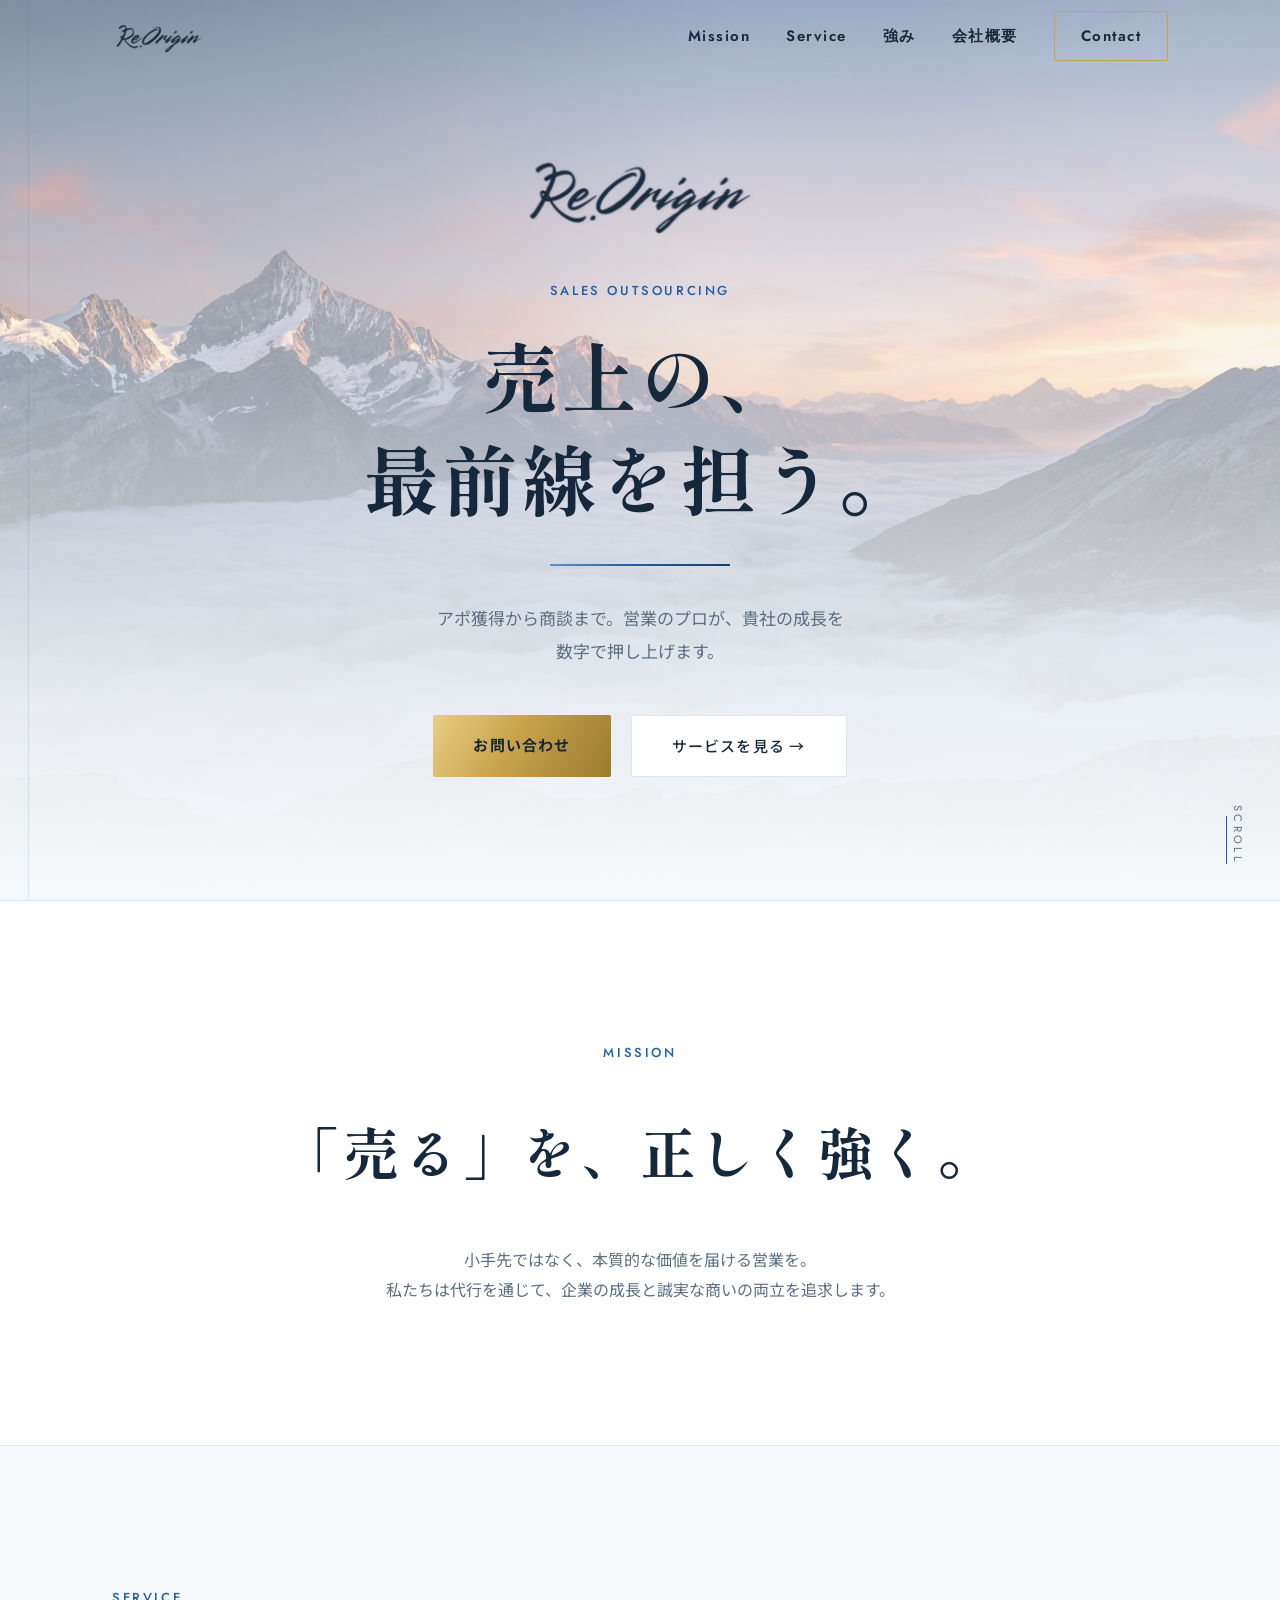
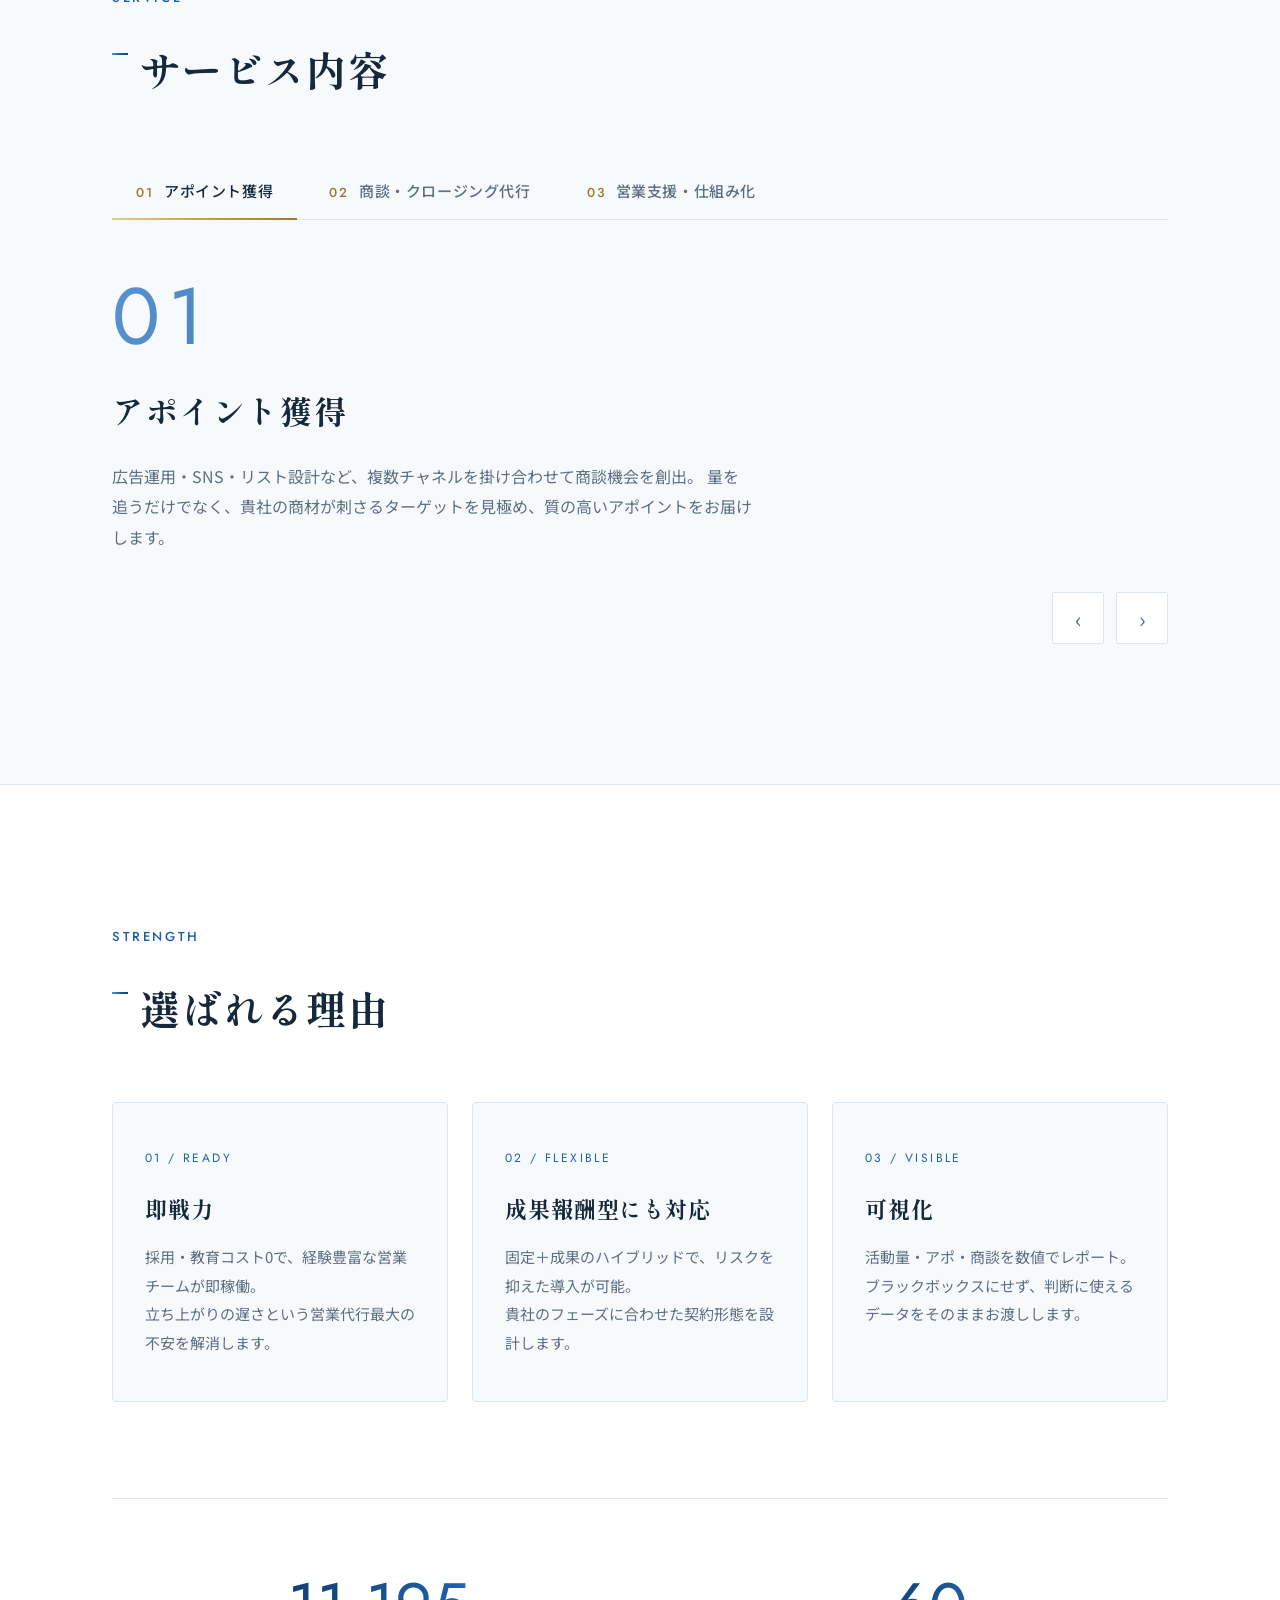
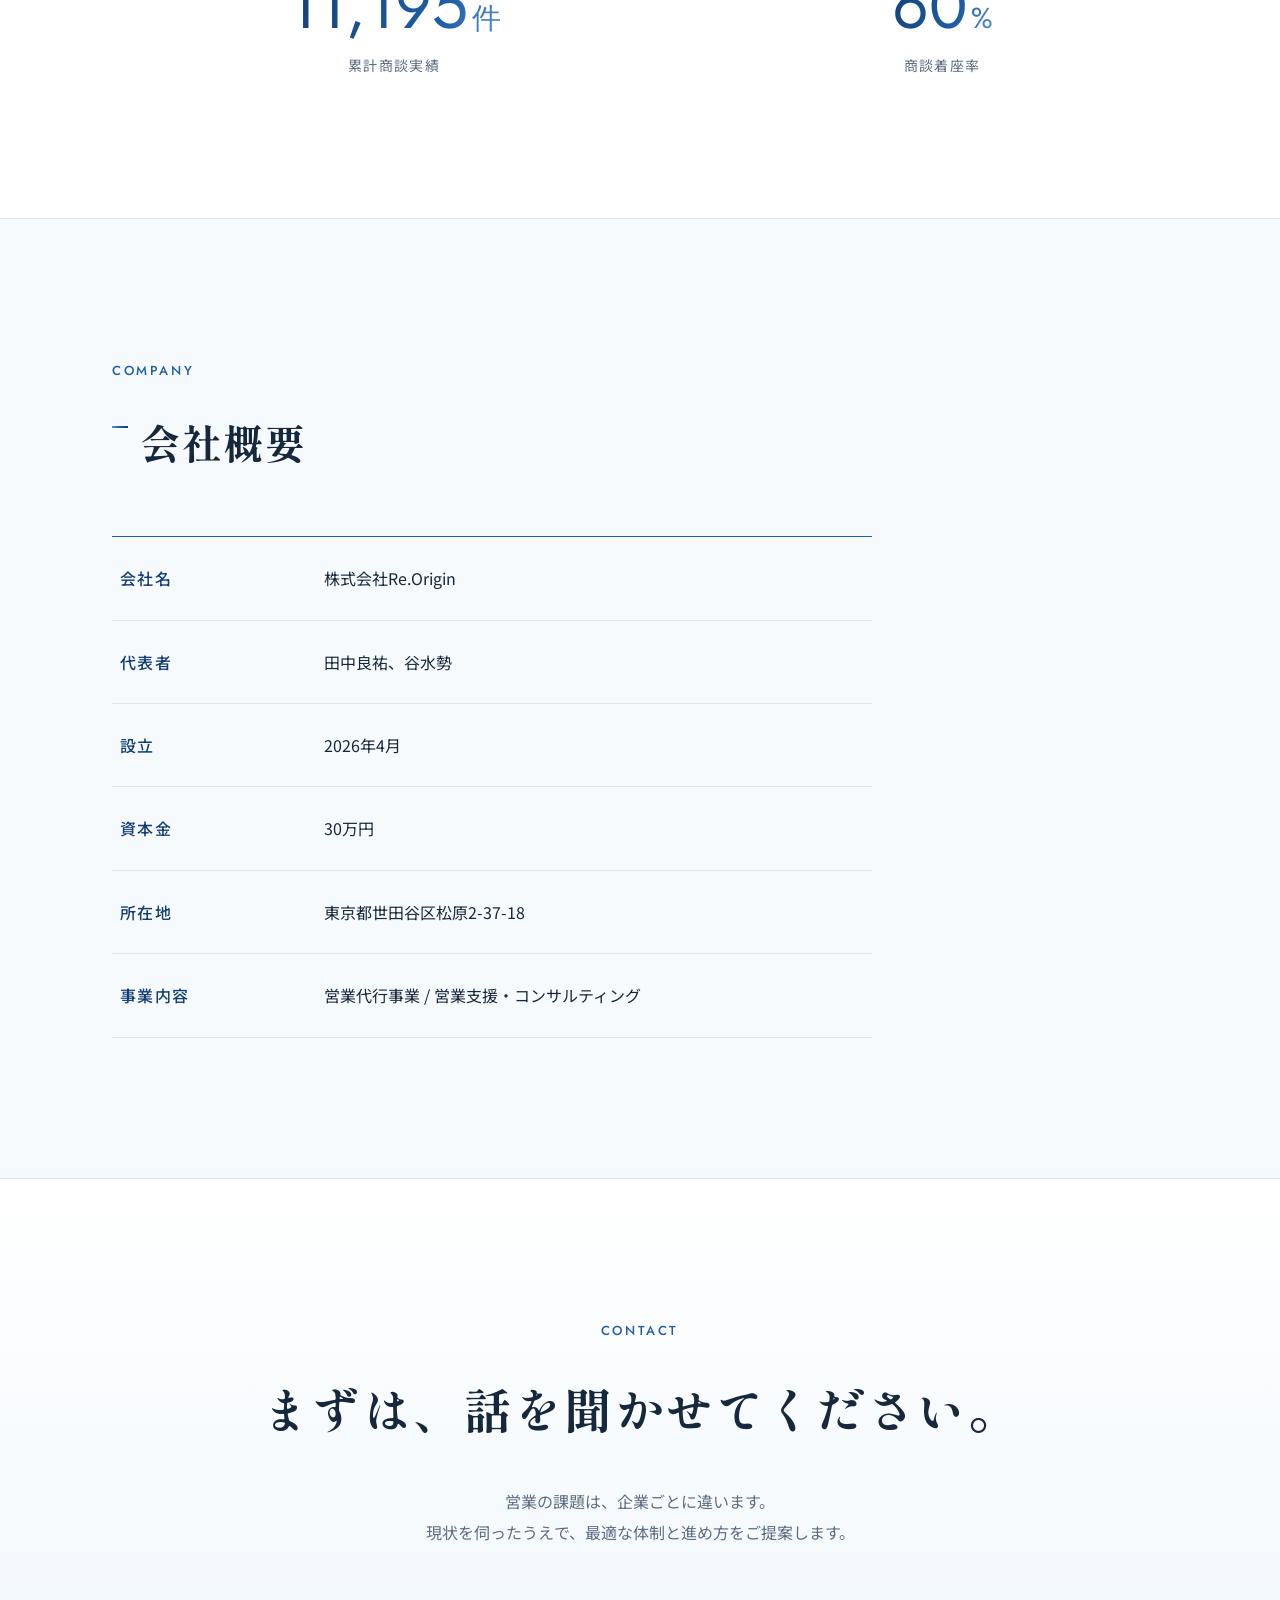
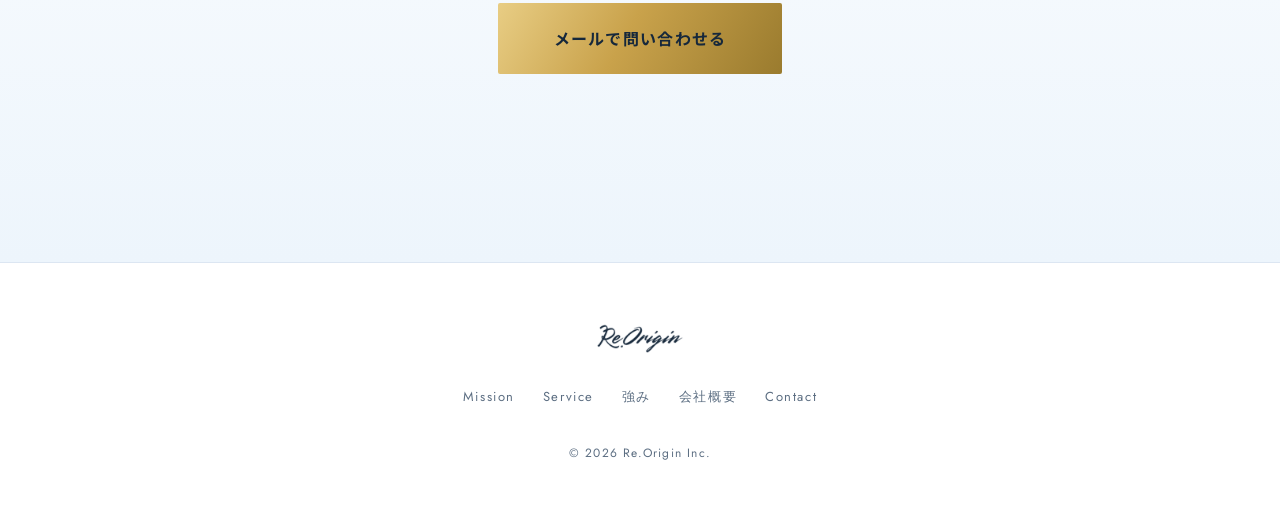
<file: index.html>
<!DOCTYPE html>
<html lang="ja">
<head>
  <meta charset="UTF-8">
  <meta name="viewport" content="width=device-width, initial-scale=1.0">
  <meta name="theme-color" content="#F7FAFD">
  <title>株式会社Re.Origin｜営業代行・営業支援</title>
  <meta name="description" content="アポ獲得から商談・クロージングまで。営業のプロが貴社の成長を数字で押し上げる営業代行・営業支援サービス。株式会社Re.Origin。">

  <!-- OGP -->
  <meta property="og:type" content="website">
  <meta property="og:title" content="株式会社Re.Origin｜営業代行・営業支援">
  <meta property="og:description" content="アポ獲得から商談・クロージングまで。営業のプロが、貴社の成長を数字で押し上げます。">
  <meta property="og:image" content="assets/ogp.jpg">
  <meta property="og:url" content="https://reorigin-t.jp/">
  <meta name="twitter:card" content="summary_large_image">

  <!-- Google Fonts -->
  <link rel="preconnect" href="https://fonts.googleapis.com">
  <link rel="preconnect" href="https://fonts.gstatic.com" crossorigin>
  <link href="https://fonts.googleapis.com/css2?family=Shippori+Mincho+B1:wght@600;700&family=Noto+Sans+JP:wght@400;500;700&family=Jost:wght@400;500;600&display=swap" rel="stylesheet">

  <link rel="stylesheet" href="css/style.css">
</head>
<body>

  <!-- シグネチャー：スクロール進捗で伸びるゴールドの縦ライン -->
  <div class="signature-line" aria-hidden="true"><span id="signatureProgress"></span></div>

  <!-- ============ 固定ナビ ============ -->
  <header class="site-nav" id="siteNav">
    <div class="nav-inner">
      <a href="#hero" class="nav-logo">
        <img src="assets/logo_tr.png" alt="株式会社Re.Origin" width="238" height="86">
      </a>

      <nav class="nav-links" id="navLinks" aria-label="メインナビゲーション">
        <a href="#mission">Mission</a>
        <a href="#service">Service</a>
        <a href="#strength">強み</a>
        <a href="#company">会社概要</a>
        <a href="#contact" class="nav-cta">Contact</a>
      </nav>

      <button class="nav-toggle" id="navToggle" aria-label="メニューを開く" aria-expanded="false" aria-controls="navLinks">
        <span></span><span></span><span></span>
      </button>
    </div>
  </header>

  <main>
    <!-- ============ 6-1. ヒーロー ============ -->
    <section class="hero" id="hero">
      <div class="container">
        <img src="assets/logo_tr.png" alt="株式会社Re.Origin" class="hero-logo" width="238" height="86">
        <p class="eyebrow hero-eyebrow">SALES OUTSOURCING</p>
        <h1 class="hero-title">
          <span class="hero-line"><span>売上の、</span></span>
          <span class="hero-line"><span>最前線を担う。</span></span>
        </h1>
        <div class="hero-underline" aria-hidden="true"></div>
        <p class="hero-sub"><span class="u-phrase">アポ獲得から商談まで。</span><span class="u-phrase">営業のプロが、</span><span class="u-phrase">貴社の成長を</span><span class="u-phrase">数字で押し上げます。</span></p>
        <div class="hero-cta">
          <a href="#contact" class="btn btn-gold">お問い合わせ</a>
          <a href="#service" class="btn btn-ghost">サービスを見る <span class="arrow">→</span></a>
        </div>
      </div>
      <div class="hero-scroll" aria-hidden="true"><span>SCROLL</span></div>
    </section>

    <!-- ============ 6-2. ミッション / ビジョン ============ -->
    <section class="mission section" id="mission">
      <div class="container">
        <p class="eyebrow reveal">MISSION</p>
        <h2 class="mission-statement reveal"><span class="u-phrase">「売る」を、</span><span class="u-phrase">正しく強く。</span></h2>
        <p class="mission-body reveal">
          <span class="u-phrase">小手先ではなく、</span><span class="u-phrase">本質的な価値を届ける営業を。</span><br class="pc-only">
          <span class="u-phrase">私たちは代行を通じて、</span><span class="u-phrase">企業の成長と</span><span class="u-phrase">誠実な商いの両立を</span><span class="u-phrase">追求します。</span>
        </p>
      </div>
    </section>

    <!-- ============ 6-3. サービス（クリックスライダー） ============ -->
    <section class="service section" id="service">
      <div class="container">
        <p class="eyebrow reveal">SERVICE</p>
        <h2 class="section-title reveal">サービス内容</h2>

        <div class="slider reveal" id="serviceSlider" tabindex="0" aria-roledescription="carousel" aria-label="サービス一覧">
          <div class="slider-tabs" role="tablist">
            <button class="slider-tab is-active" role="tab" aria-selected="true" data-index="0" id="tab-0" aria-controls="slide-0">
              <span class="tab-num">01</span>アポイント獲得
            </button>
            <button class="slider-tab" role="tab" aria-selected="false" data-index="1" id="tab-1" aria-controls="slide-1">
              <span class="tab-num">02</span>商談・クロージング代行
            </button>
            <button class="slider-tab" role="tab" aria-selected="false" data-index="2" id="tab-2" aria-controls="slide-2">
              <span class="tab-num">03</span>営業支援・仕組み化
            </button>
            <span class="tab-indicator" id="tabIndicator" aria-hidden="true"></span>
          </div>

          <div class="slider-viewport">
            <article class="slide is-active" id="slide-0" role="tabpanel" aria-labelledby="tab-0" data-index="0">
              <p class="slide-num">01</p>
              <h3 class="slide-title">アポイント獲得</h3>
              <p class="slide-body">
                広告運用・SNS・リスト設計など、複数チャネルを掛け合わせて商談機会を創出。
                量を追うだけでなく、貴社の商材が刺さるターゲットを見極め、質の高いアポイントをお届けします。
              </p>
            </article>
            <article class="slide" id="slide-1" role="tabpanel" aria-labelledby="tab-1" data-index="1" hidden>
              <p class="slide-num">02</p>
              <h3 class="slide-title">商談・クロージング代行</h3>
              <p class="slide-body">
                経験豊富な営業が商談の場に立ち、受注まで伴走。
                初回商談から見積・条件交渉・クロージングまで、貴社の看板を背負う覚悟で成果に責任を持ちます。
              </p>
            </article>
            <article class="slide" id="slide-2" role="tabpanel" aria-labelledby="tab-2" data-index="2" hidden>
              <p class="slide-num">03</p>
              <h3 class="slide-title">営業支援・仕組み化</h3>
              <p class="slide-body">
                トークスクリプト・SFA/CRM設計・営業育成まで支援。
                「代行して終わり」ではなく、勝てる営業を貴社の中に残す。仕組み化と内製化までを設計します。
              </p>
            </article>
          </div>

          <div class="slider-arrows">
            <button class="slider-arrow" id="prevSlide" aria-label="前のサービスへ">‹</button>
            <button class="slider-arrow" id="nextSlide" aria-label="次のサービスへ">›</button>
          </div>
        </div>
      </div>
    </section>

    <!-- ============ 6-4. 強み・特徴 ============ -->
    <section class="strength section" id="strength">
      <div class="container">
        <p class="eyebrow reveal">STRENGTH</p>
        <h2 class="section-title reveal">選ばれる理由</h2>

        <div class="strength-cards">
          <article class="strength-card reveal">
            <p class="card-label">01 / READY</p>
            <h3 class="card-title">即戦力</h3>
            <p class="card-body">採用・教育コスト0で、経験豊富な営業チームが即稼働。<br>立ち上がりの遅さという営業代行最大の不安を解消します。</p>
          </article>
          <article class="strength-card reveal">
            <p class="card-label">02 / FLEXIBLE</p>
            <h3 class="card-title">成果報酬型にも対応</h3>
            <p class="card-body">固定＋成果のハイブリッドで、リスクを抑えた導入が可能。<br>貴社のフェーズに合わせた契約形態を設計します。</p>
          </article>
          <article class="strength-card reveal">
            <p class="card-label">03 / VISIBLE</p>
            <h3 class="card-title">可視化</h3>
            <p class="card-body">活動量・アポ・商談を数値でレポート。<br>ブラックボックスにせず、判断に使えるデータをそのままお渡しします。</p>
          </article>
        </div>

        <div class="strength-stats reveal">
          <div class="stat">
            <p class="stat-num"><span class="count" data-count="12000">0</span><span class="stat-unit">件</span></p>
            <p class="stat-label">累計商談実績</p>
          </div>
          <div class="stat">
            <p class="stat-num"><span class="count" data-count="64">0</span><span class="stat-unit">%</span></p>
            <p class="stat-label">商談着座率</p>
          </div>
        </div>
      </div>
    </section>

    <!-- ============ 6-5. 会社概要 ============ -->
    <section class="company section" id="company">
      <div class="container">
        <p class="eyebrow reveal">COMPANY</p>
        <h2 class="section-title reveal">会社概要</h2>

        <dl class="company-table reveal">
          <div class="company-row"><dt>会社名</dt><dd>株式会社Re.Origin</dd></div>
          <div class="company-row"><dt>代表者</dt><dd>田中良祐、谷水勢</dd></div>
          <div class="company-row"><dt>設立</dt><dd>2026年4月</dd></div>
          <div class="company-row"><dt>資本金</dt><dd>30万円</dd></div>
          <div class="company-row"><dt>所在地</dt><dd>東京都世田谷区松原2-37-18</dd></div>
          <div class="company-row"><dt>事業内容</dt><dd>営業代行事業 / 営業支援・コンサルティング</dd></div>
        </dl>
      </div>
    </section>

    <!-- ============ 6-6. お問い合わせ ============ -->
    <section class="contact section" id="contact">
      <div class="container">
        <p class="eyebrow reveal">CONTACT</p>
        <h2 class="contact-title reveal"><span class="u-phrase">まずは、</span><span class="u-phrase">話を聞かせてください。</span></h2>
        <p class="contact-body reveal">
          <span class="u-phrase">営業の課題は、</span><span class="u-phrase">企業ごとに違います。</span><br class="pc-only">
          <span class="u-phrase">現状を伺ったうえで、</span><span class="u-phrase">最適な体制と</span><span class="u-phrase">進め方をご提案します。</span>
        </p>
        <div class="contact-cta reveal">
          <a href="mailto:【info@example.com】" class="btn btn-gold btn-large">メールで問い合わせる</a>
        </div>
      </div>
    </section>
  </main>

  <!-- ============ 6-7. フッター ============ -->
  <footer class="site-footer">
    <div class="container footer-inner">
      <p class="footer-logo">
        <img src="assets/logo_tr.png" alt="株式会社Re.Origin" width="238" height="86">
      </p>
      <nav class="footer-links" aria-label="フッターナビゲーション">
        <a href="#mission">Mission</a>
        <a href="#service">Service</a>
        <a href="#strength">強み</a>
        <a href="#company">会社概要</a>
        <a href="#contact">Contact</a>
      </nav>
      <p class="footer-copy">© 2026 Re.Origin Inc.</p>
    </div>
  </footer>

  <script src="js/script.js"></script>
</body>
</html>
</file>
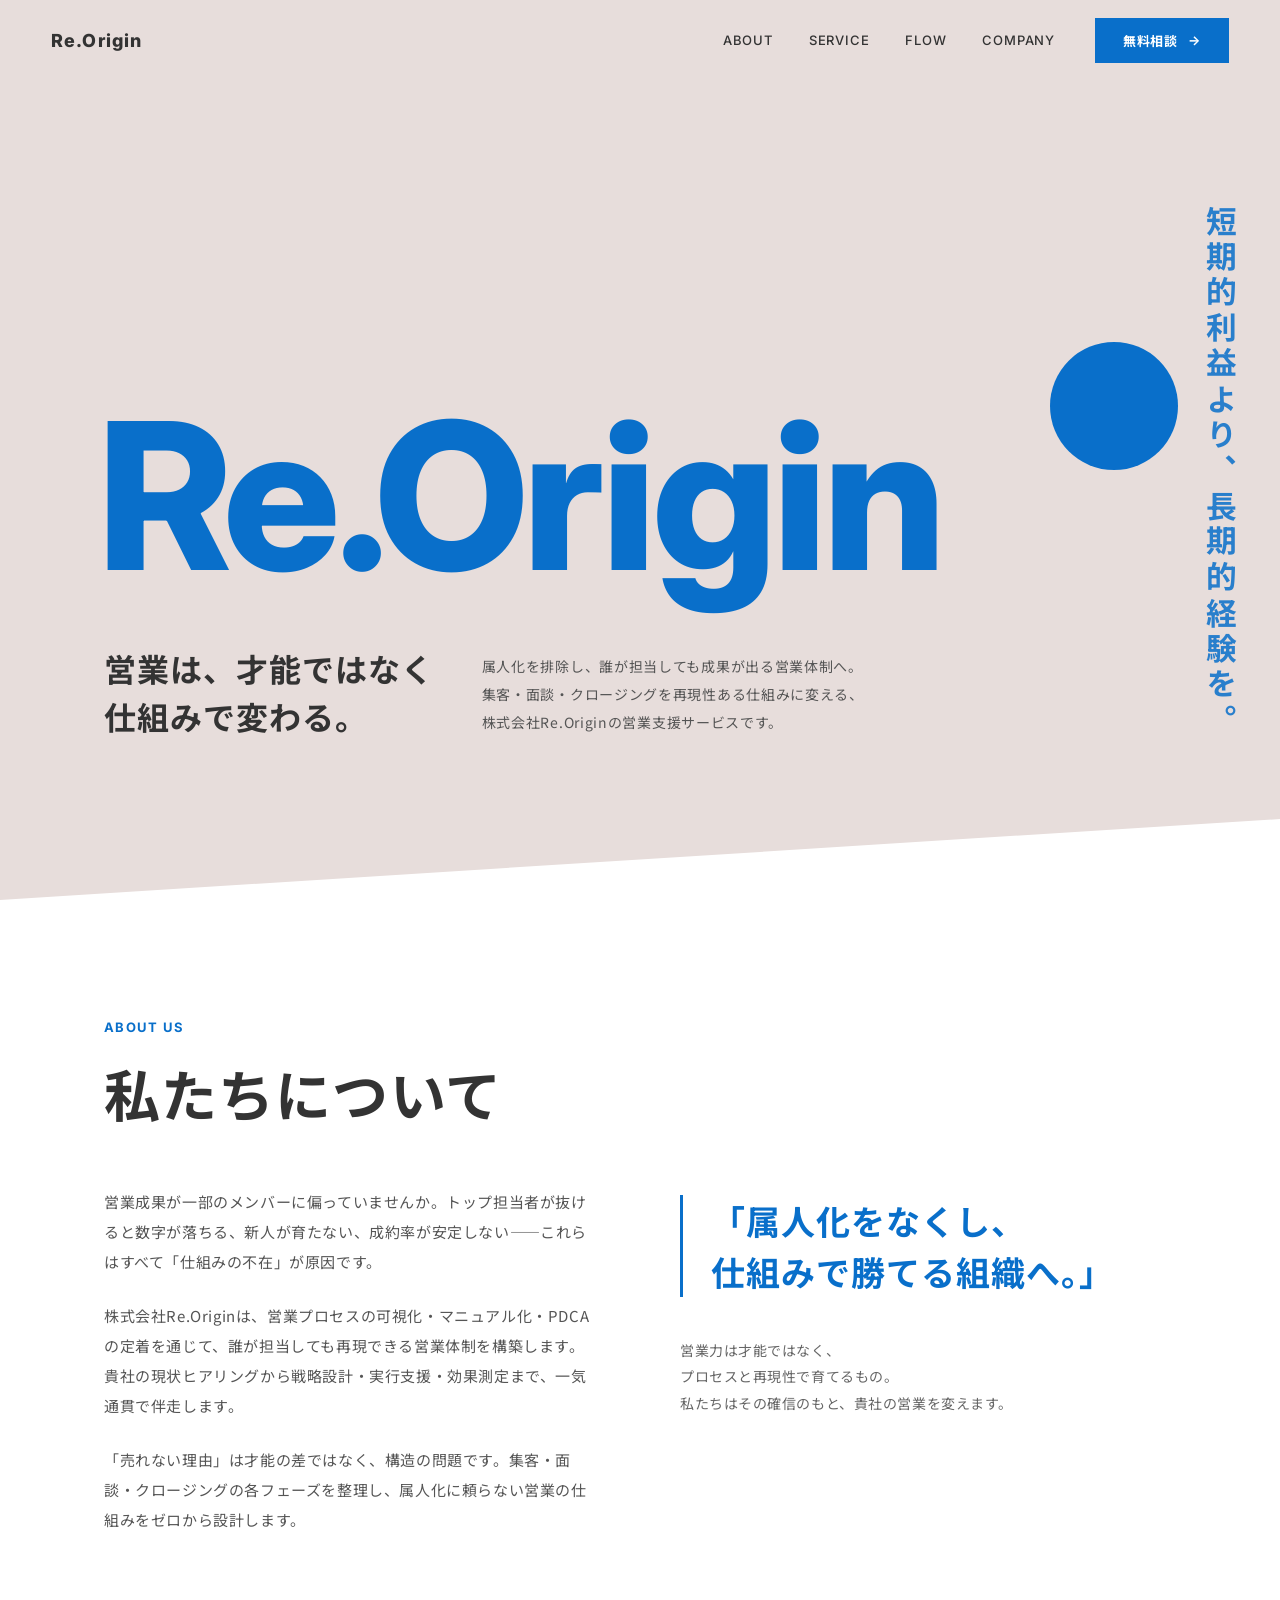
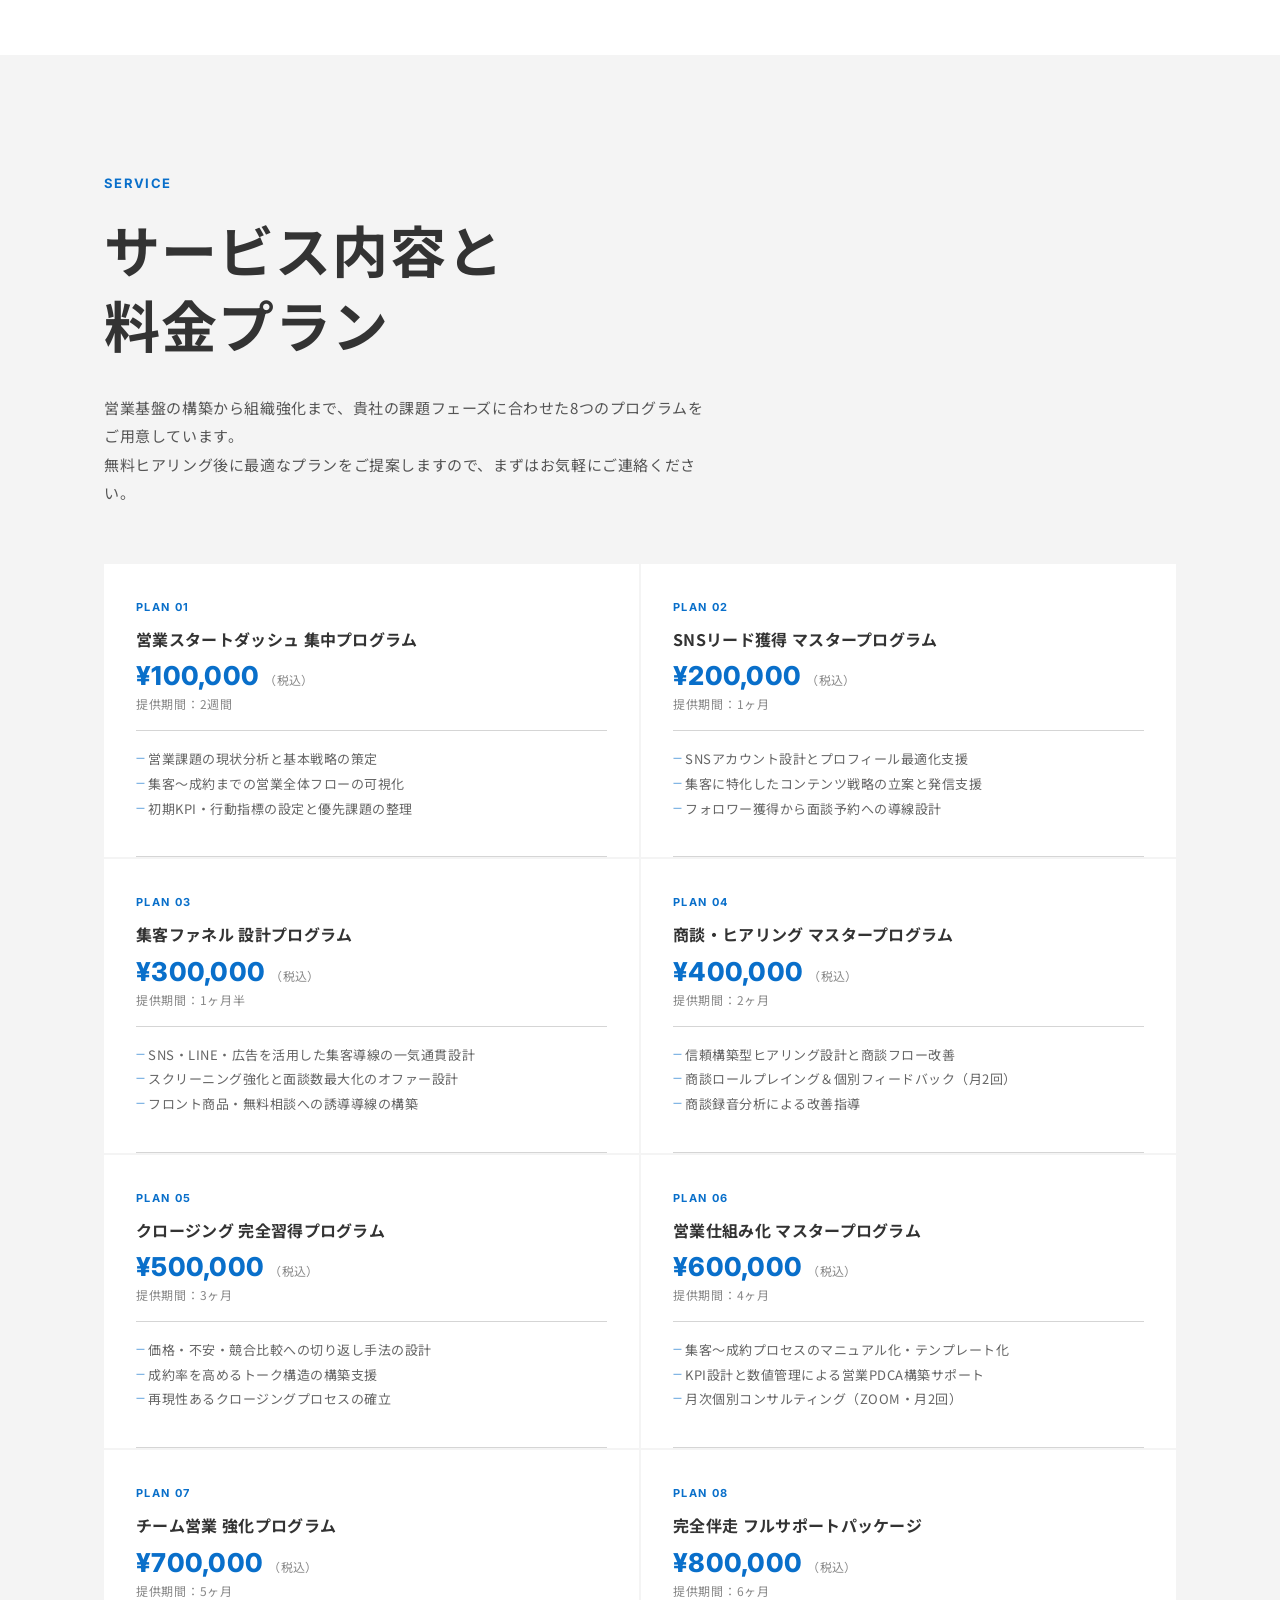
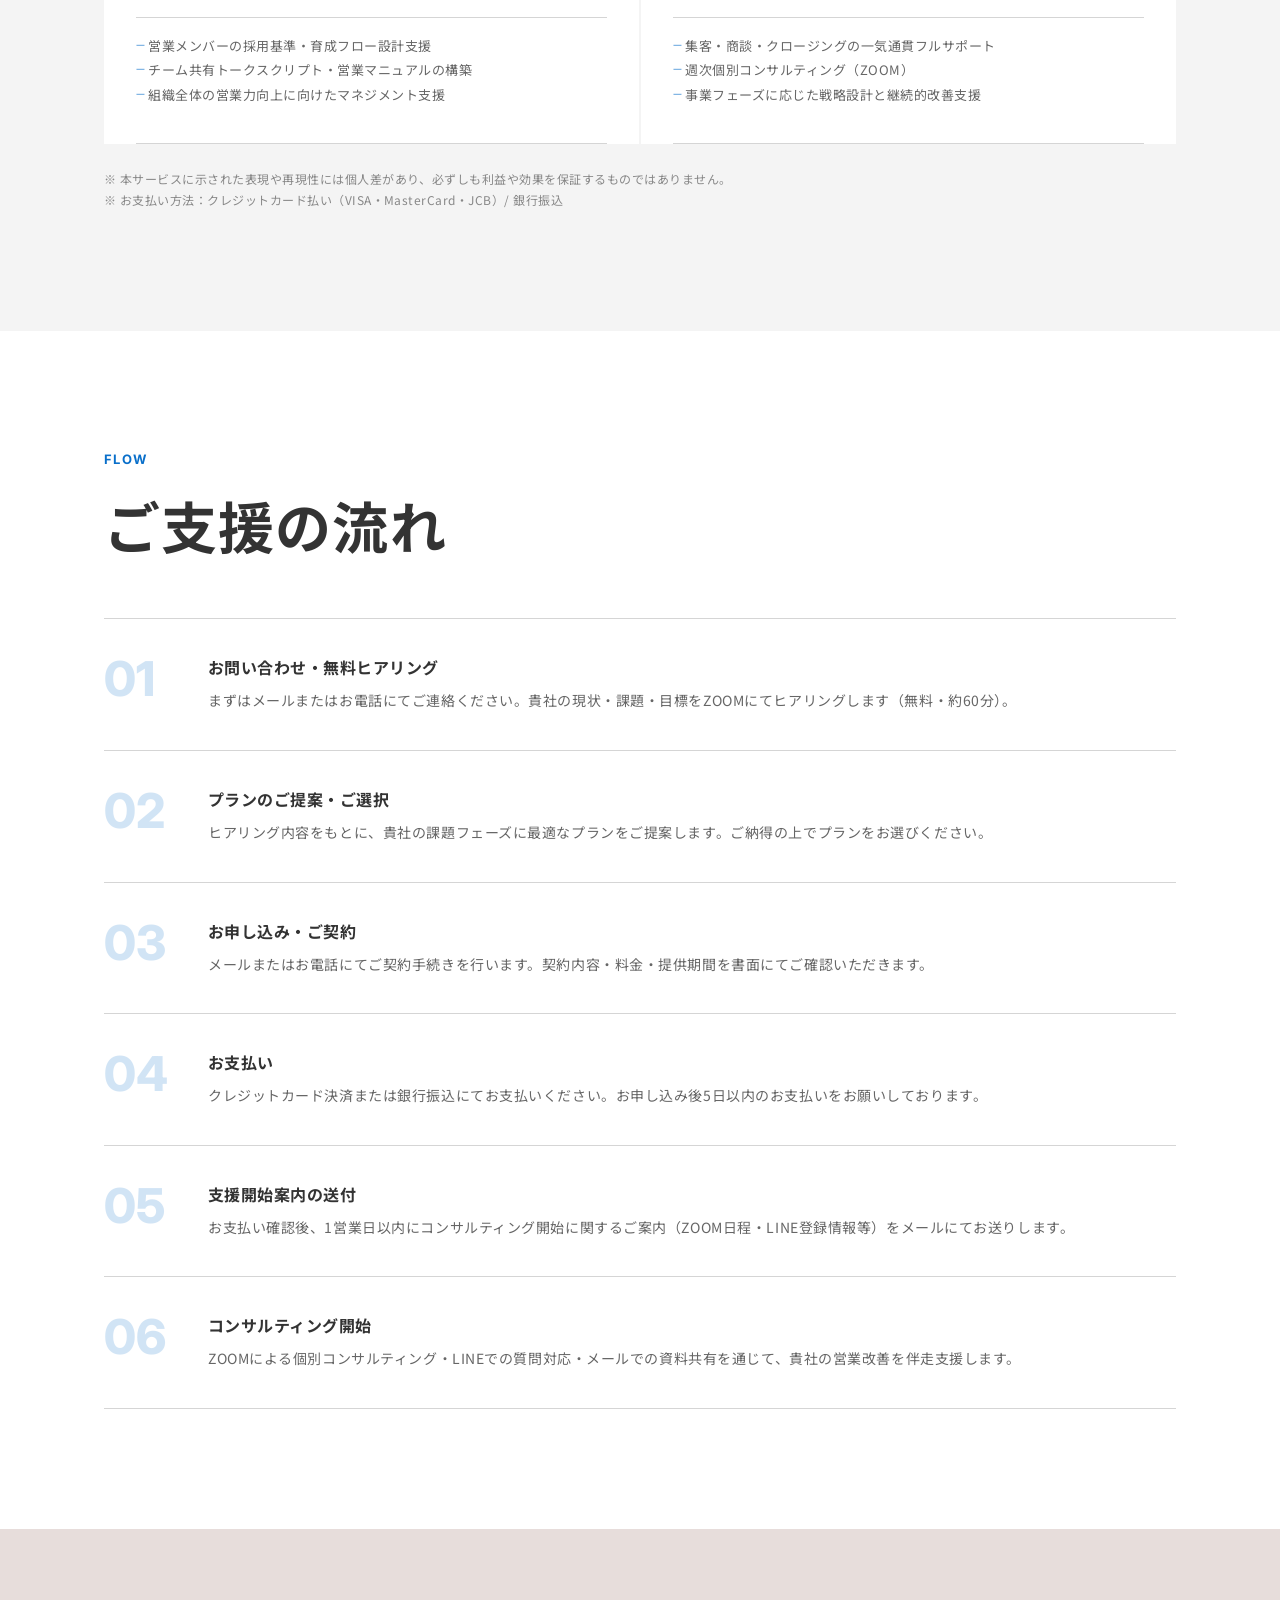
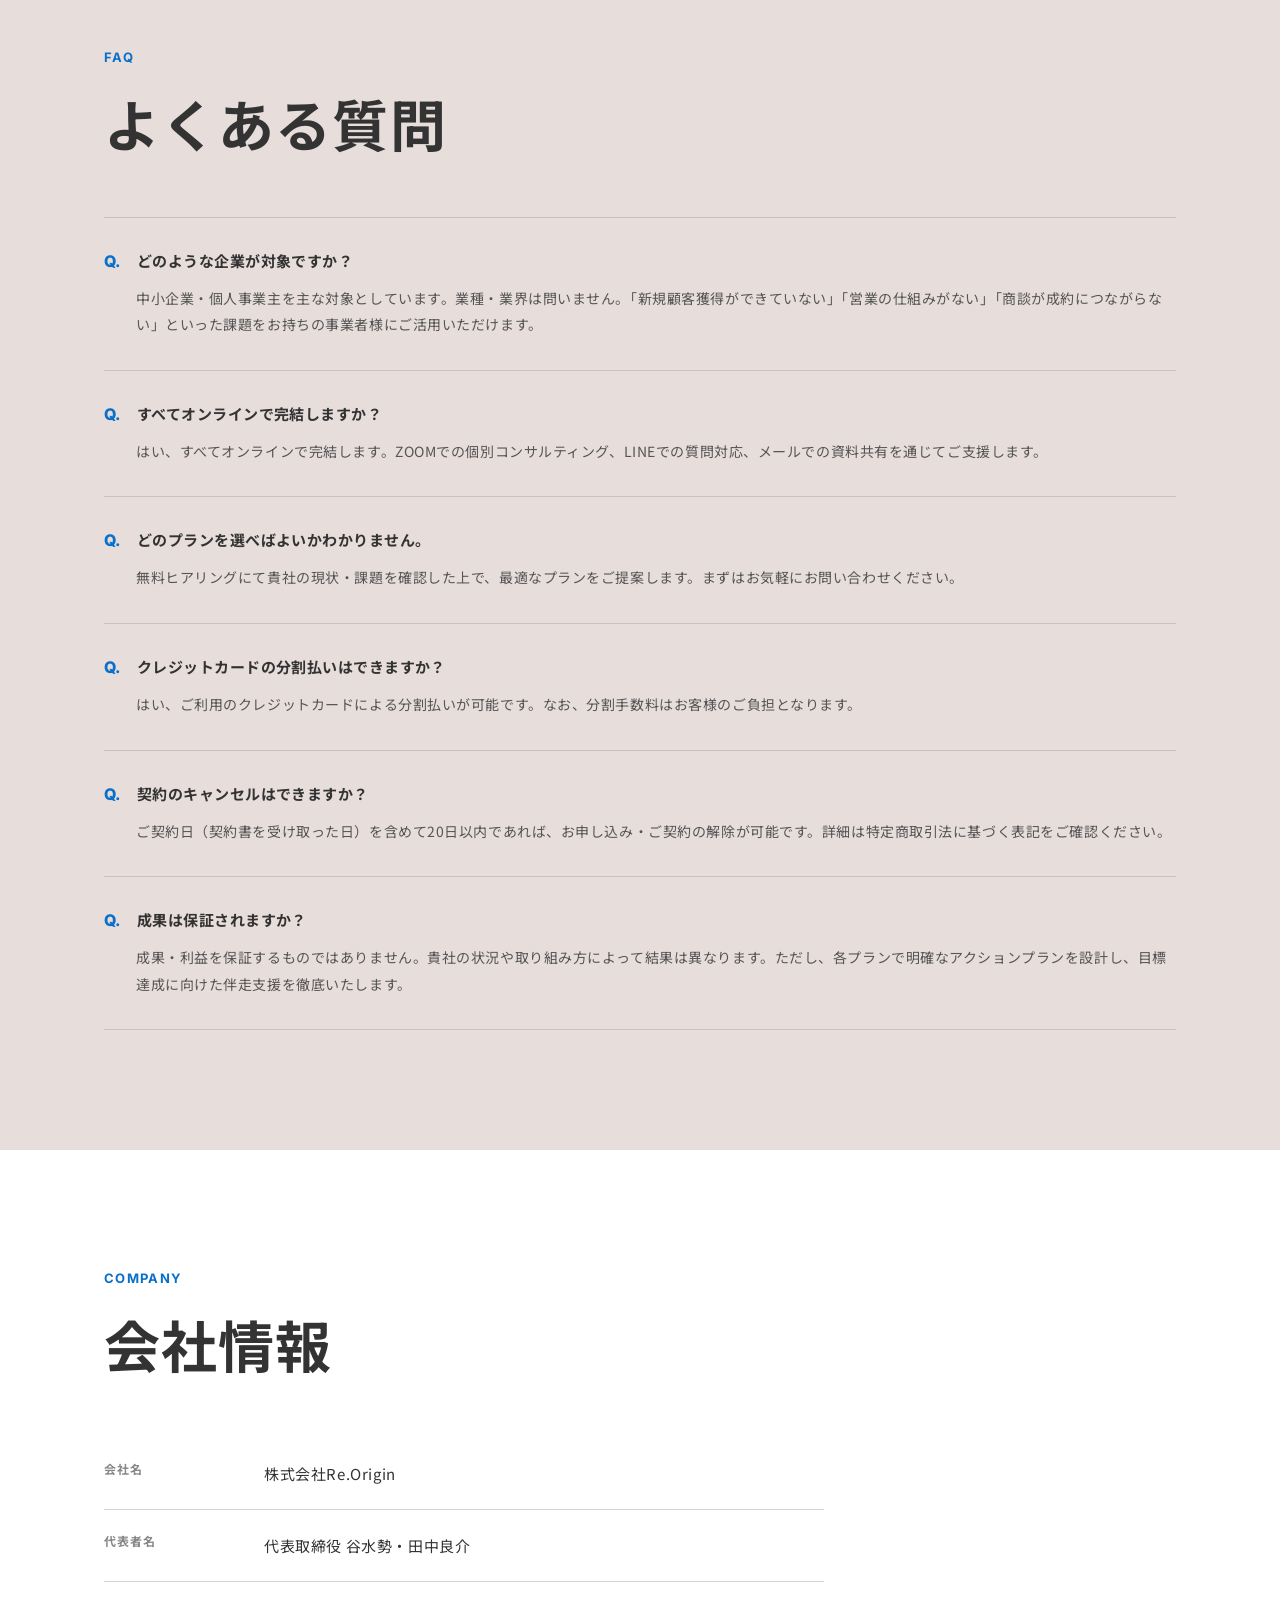
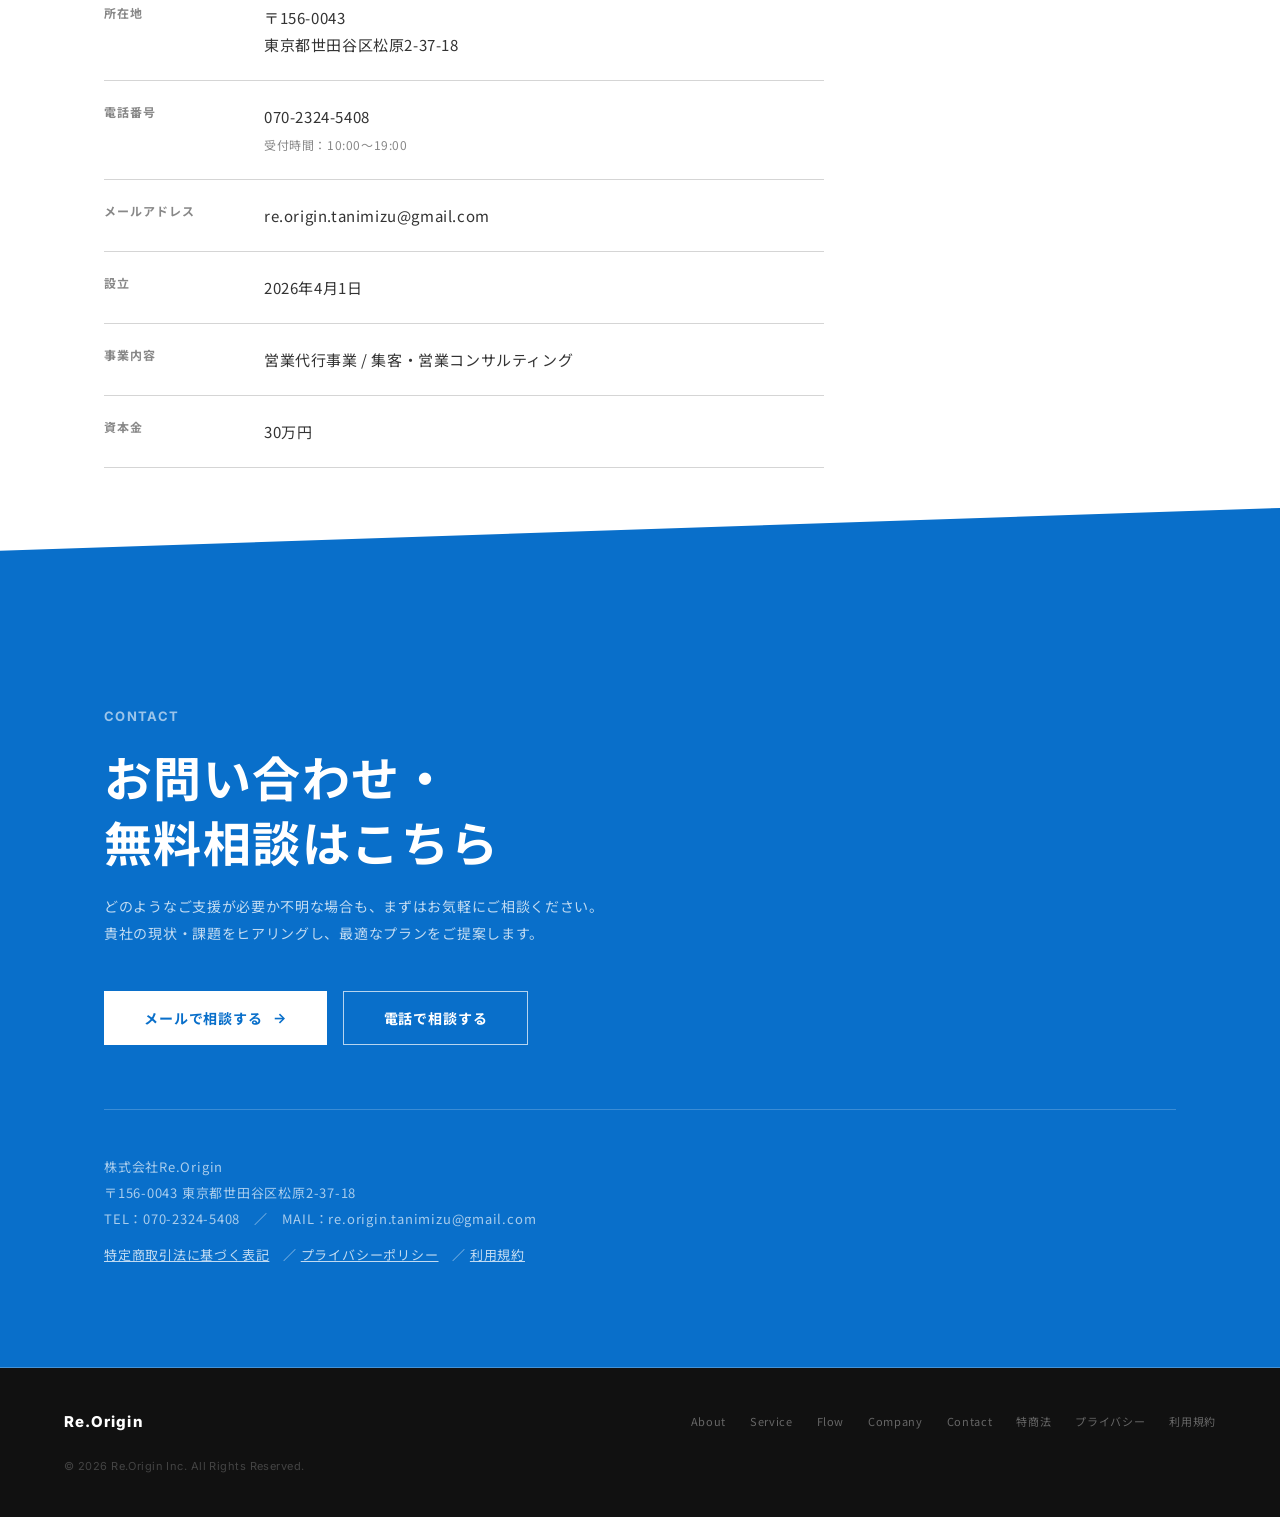
<file: old/index.html>
<!DOCTYPE html>
<html lang="ja">
<head>
  <meta charset="UTF-8">
  <meta name="viewport" content="width=device-width, initial-scale=1.0">
  <title>株式会社Re.Origin｜営業仕組み化・組織強化支援</title>
  <link rel="preconnect" href="https://fonts.googleapis.com">
  <link rel="preconnect" href="https://fonts.gstatic.com" crossorigin>
  <link href="https://fonts.googleapis.com/css2?family=Noto+Sans+JP:wght@400;500;700&family=Inter:wght@400;500;700;800&display=swap" rel="stylesheet">
  <style>
    :root {
      --blue:    #096FCA;
      --beige:   #E7DDDB;
      --white:   #ffffff;
      --gray-lt: #F4F4F4;
      --gray-md: #D5D5D5;
      --gray-dk: #888888;
      --text:    #333333;
      --ease:    cubic-bezier(0.16, 1, 0.3, 1);
      --dur:     0.7s;
    }

    *, *::before, *::after { box-sizing: border-box; margin: 0; padding: 0; }
    html { scroll-behavior: smooth; }
    body {
      font-family: 'Noto Sans JP', sans-serif;
      color: var(--text);
      background: var(--white);
      overflow-x: hidden;
    }
    a { text-decoration: none; color: inherit; }
    ul { list-style: none; }

    /* ── Appear animation ── */
    .appear {
      opacity: 0;
      transform: translateY(28px);
      transition: opacity var(--dur) var(--ease), transform var(--dur) var(--ease);
    }
    .appear.in { opacity: 1; transform: translateY(0); }
    .appear.d1 { transition-delay: 0.08s; }
    .appear.d2 { transition-delay: 0.16s; }
    .appear.d3 { transition-delay: 0.24s; }
    .appear.d4 { transition-delay: 0.32s; }
    .appear.d5 { transition-delay: 0.40s; }
    .appear.d6 { transition-delay: 0.48s; }
    .appear.d7 { transition-delay: 0.56s; }
    .appear.d8 { transition-delay: 0.64s; }

    /* ── Header ── */
    header {
      position: fixed;
      top: 0; left: 0; right: 0;
      height: 80px;
      display: flex;
      align-items: center;
      justify-content: space-between;
      padding: 0 4%;
      z-index: 200;
      transition: background 0.4s, border-color 0.4s;
    }
    header.scrolled {
      background: rgba(255,255,255,0.97);
      border-bottom: 1px solid var(--gray-md);
      backdrop-filter: blur(8px);
    }
    .logo {
      font-family: 'Inter', sans-serif;
      font-size: 18px;
      font-weight: 800;
      letter-spacing: 0.06em;
      color: var(--text);
    }
    .header-right { display: flex; align-items: center; gap: 40px; }
    nav { display: flex; gap: 36px; }
    nav a {
      font-family: 'Inter', sans-serif;
      font-size: 13px;
      font-weight: 500;
      color: var(--text);
      letter-spacing: 0.06em;
      transition: color 0.2s;
    }
    nav a:hover { color: var(--blue); }
    .btn-join {
      display: inline-flex;
      align-items: center;
      gap: 10px;
      background: var(--blue);
      color: var(--white);
      font-family: 'Noto Sans JP', sans-serif;
      font-size: 13px;
      font-weight: 700;
      padding: 13px 28px;
      letter-spacing: 0.06em;
      border-radius: 0;
      transition: opacity 0.2s;
      white-space: nowrap;
    }
    .btn-join:hover { opacity: 0.82; }
    .btn-join::after { content: '→'; font-family: 'Inter', sans-serif; }
    .hamburger { display: none; flex-direction: column; gap: 5px; cursor: pointer; }
    .hamburger span { display: block; width: 22px; height: 1.5px; background: var(--text); transition: background 0.2s; }

    /* ── Shared section label ── */
    .sec-label {
      font-family: 'Inter', sans-serif;
      font-size: 13px;
      font-weight: 700;
      color: var(--blue);
      letter-spacing: 0.1em;
      text-transform: uppercase;
      margin-bottom: 20px;
    }
    .sec-title {
      font-family: 'Noto Sans JP', sans-serif;
      font-size: clamp(32px, 5vw, 56px);
      font-weight: 700;
      color: var(--text);
      line-height: 1.35;
      letter-spacing: 0.02em;
      margin-bottom: 32px;
    }
    .sec-title.blue { color: var(--blue); }
    .sec-desc {
      font-size: 15px;
      line-height: 1.9;
      color: #555;
      letter-spacing: 0.04em;
      max-width: 600px;
    }
    .inner {
      max-width: 1200px;
      margin: 0 auto;
      padding: 120px 5%;
      position: relative;
    }

    /* ── HERO (KV) ── */
    #hero {
      position: relative;
      min-height: 100vh;
      background: var(--beige);
      overflow: hidden;
      display: flex;
      align-items: flex-end;
      clip-path: polygon(0 0, 100% 0, 100% 91%, 0 100%);
    }
    .hero-inner {
      width: 100%;
      max-width: 1200px;
      margin: 0 auto;
      padding: 120px 5% 160px;
      position: relative;
      z-index: 2;
    }
    .hero-kv-text {
      font-family: 'Inter', sans-serif;
      font-size: clamp(72px, 16vw, 220px);
      font-weight: 800;
      color: var(--blue);
      line-height: 0.9;
      letter-spacing: -0.02em;
      margin-left: -0.03em;
      margin-bottom: 56px;
    }
    .hero-sub-wrap {
      display: flex;
      align-items: flex-start;
      gap: 48px;
      flex-wrap: wrap;
    }
    .hero-catch {
      font-family: 'Noto Sans JP', sans-serif;
      font-size: clamp(20px, 2.8vw, 32px);
      font-weight: 700;
      color: var(--text);
      line-height: 1.5;
      letter-spacing: 0.03em;
    }
    .hero-desc {
      font-size: 14px;
      line-height: 2;
      color: #555;
      letter-spacing: 0.05em;
      max-width: 440px;
      padding-top: 8px;
    }

    /* ── circle motif ── */
    .circle {
      position: absolute;
      border-radius: 50%;
      background: var(--blue);
      pointer-events: none;
    }
    .circle-hero {
      width: clamp(80px, 10vw, 140px);
      height: clamp(80px, 10vw, 140px);
      right: 8%;
      top: 38%;
    }

    /* ── Vertical text ── */
    .vertical-text {
      position: absolute;
      right: 3.5%;
      bottom: 18%;
      writing-mode: vertical-rl;
      text-orientation: mixed;
      font-family: 'Noto Sans JP', sans-serif;
      font-size: clamp(18px, 2.4vw, 32px);
      font-weight: 700;
      color: var(--blue);
      letter-spacing: 0.15em;
      line-height: 1;
      z-index: 3;
      opacity: 0.85;
    }

    /* ── ABOUT ── */
    #about {
      background: var(--white);
      margin-top: -1px;
    }
    .about-grid {
      display: grid;
      grid-template-columns: 1fr 1fr;
      gap: 80px;
      align-items: start;
      margin-top: 56px;
    }
    .about-body {
      font-size: 15px;
      line-height: 2;
      color: #555;
      letter-spacing: 0.04em;
    }
    .about-body + .about-body { margin-top: 24px; }
    .about-right {
      padding-top: 8px;
    }
    .philosophy-block {
      border-left: 3px solid var(--blue);
      padding-left: 28px;
      margin-bottom: 40px;
    }
    .philosophy-block p {
      font-family: 'Noto Sans JP', sans-serif;
      font-size: clamp(20px, 2.8vw, 34px);
      font-weight: 700;
      color: var(--blue);
      line-height: 1.5;
      letter-spacing: 0.03em;
    }
    .about-note {
      font-size: 14px;
      line-height: 1.9;
      color: #666;
      letter-spacing: 0.04em;
    }

    /* ── SERVICE ── */
    #service { background: var(--gray-lt); position: relative; }
    .service-header { margin-bottom: 56px; }
    .plan-grid {
      display: grid;
      grid-template-columns: 1fr 1fr;
      gap: 2px;
    }
    .plan-card {
      background: var(--white);
      padding: 36px 32px;
      transition: background 0.25s;
      position: relative;
    }
    .plan-card:hover { background: #f8fbff; }
    .plan-card::after {
      content: '';
      position: absolute;
      bottom: 0; left: 32px; right: 32px;
      height: 1px;
      background: var(--gray-md);
    }
    .plan-num {
      font-family: 'Inter', sans-serif;
      font-size: 11px;
      font-weight: 700;
      color: var(--blue);
      letter-spacing: 0.12em;
      margin-bottom: 14px;
    }
    .plan-name {
      font-family: 'Noto Sans JP', sans-serif;
      font-size: 16px;
      font-weight: 700;
      color: var(--text);
      letter-spacing: 0.02em;
      line-height: 1.4;
      margin-bottom: 10px;
    }
    .plan-price {
      font-family: 'Inter', sans-serif;
      font-size: 26px;
      font-weight: 800;
      color: var(--blue);
      letter-spacing: 0.01em;
      margin-bottom: 4px;
    }
    .plan-price span {
      font-family: 'Noto Sans JP', sans-serif;
      font-size: 12px;
      font-weight: 400;
      color: var(--gray-dk);
    }
    .plan-period {
      font-size: 12px;
      color: var(--gray-dk);
      letter-spacing: 0.06em;
      margin-bottom: 18px;
    }
    .plan-divider { border: none; border-top: 1px solid var(--gray-md); margin-bottom: 16px; }
    .plan-content {
      font-size: 13px;
      line-height: 1.9;
      color: #666;
      letter-spacing: 0.04em;
    }
    .plan-content li { padding-left: 12px; position: relative; }
    .plan-content li::before {
      content: '—';
      position: absolute;
      left: 0;
      color: var(--blue);
      font-size: 10px;
    }
    .plan-note {
      font-size: 12px;
      color: var(--gray-dk);
      margin-top: 24px;
      letter-spacing: 0.04em;
      line-height: 1.8;
    }

    /* ── FLOW ── */
    #flow { background: var(--white); }
    .flow-list { margin-top: 56px; }
    .flow-item {
      display: grid;
      grid-template-columns: 80px 1fr;
      gap: 24px;
      align-items: start;
      padding: 36px 0;
      border-bottom: 1px solid var(--gray-md);
    }
    .flow-item:first-child { border-top: 1px solid var(--gray-md); }
    .flow-num {
      font-family: 'Inter', sans-serif;
      font-size: 48px;
      font-weight: 800;
      color: var(--blue);
      opacity: 0.18;
      line-height: 1;
    }
    .flow-body h4 {
      font-size: 16px;
      font-weight: 700;
      color: var(--text);
      letter-spacing: 0.03em;
      margin-bottom: 8px;
    }
    .flow-body p {
      font-size: 14px;
      line-height: 1.9;
      color: #666;
      letter-spacing: 0.04em;
    }

    /* ── FAQ ── */
    #faq { background: var(--beige); }
    .faq-list { margin-top: 56px; }
    .faq-item {
      border-bottom: 1px solid rgba(0,0,0,0.12);
      padding: 32px 0;
    }
    .faq-item:first-child { border-top: 1px solid rgba(0,0,0,0.12); }
    .faq-q {
      display: flex;
      gap: 16px;
      font-size: 15px;
      font-weight: 700;
      color: var(--text);
      letter-spacing: 0.03em;
      margin-bottom: 14px;
      align-items: baseline;
    }
    .faq-q .q-label {
      font-family: 'Inter', sans-serif;
      font-size: 16px;
      font-weight: 800;
      color: var(--blue);
      flex-shrink: 0;
    }
    .faq-a {
      font-size: 14px;
      line-height: 1.9;
      color: #555;
      letter-spacing: 0.04em;
      padding-left: 32px;
    }

    /* ── COMPANY ── */
    #company { background: var(--white); }
    .company-table {
      width: 100%;
      max-width: 720px;
      border-collapse: collapse;
      margin-top: 56px;
    }
    .company-table tr { border-bottom: 1px solid var(--gray-md); }
    .company-table th {
      font-family: 'Noto Sans JP', sans-serif;
      font-size: 12px;
      font-weight: 700;
      color: var(--gray-dk);
      letter-spacing: 0.08em;
      padding: 22px 0;
      width: 160px;
      vertical-align: top;
      text-align: left;
    }
    .company-table td {
      font-size: 15px;
      color: var(--text);
      padding: 22px 0;
      line-height: 1.8;
      letter-spacing: 0.04em;
    }

    /* ── CONTACT ── */
    #contact {
      background: var(--blue);
      clip-path: polygon(0 5%, 100% 0, 100% 100%, 0 100%);
      margin-top: -80px;
      padding-top: 80px;
    }
    #contact .inner { padding: 120px 5% 100px; }
    .contact-heading {
      font-family: 'Noto Sans JP', sans-serif;
      font-size: clamp(26px, 4vw, 48px);
      font-weight: 700;
      color: var(--white);
      letter-spacing: 0.03em;
      line-height: 1.35;
      margin-bottom: 20px;
    }
    .contact-note {
      font-size: 14px;
      color: rgba(255,255,255,0.75);
      margin-bottom: 44px;
      letter-spacing: 0.05em;
      line-height: 1.9;
    }
    .contact-btns { display: flex; gap: 16px; flex-wrap: wrap; margin-bottom: 64px; }
    .btn-white-solid {
      display: inline-flex;
      align-items: center;
      gap: 10px;
      background: var(--white);
      color: var(--blue);
      font-family: 'Noto Sans JP', sans-serif;
      font-size: 14px;
      font-weight: 700;
      padding: 16px 40px;
      letter-spacing: 0.06em;
      border-radius: 0;
      transition: opacity 0.2s;
      cursor: pointer;
    }
    .btn-white-solid:hover { opacity: 0.88; }
    .btn-white-solid::after { content: ' →'; font-family: 'Inter', sans-serif; }
    .btn-outline-white {
      display: inline-flex;
      align-items: center;
      gap: 10px;
      background: transparent;
      color: var(--white);
      border: 1.5px solid rgba(255,255,255,0.7);
      font-family: 'Noto Sans JP', sans-serif;
      font-size: 14px;
      font-weight: 700;
      padding: 16px 40px;
      letter-spacing: 0.06em;
      border-radius: 0;
      transition: opacity 0.2s;
      cursor: pointer;
    }
    .btn-outline-white:hover { opacity: 0.7; }
    .contact-info {
      padding-top: 44px;
      border-top: 1px solid rgba(255,255,255,0.2);
    }
    .contact-info p {
      font-size: 13px;
      color: rgba(255,255,255,0.65);
      letter-spacing: 0.06em;
      line-height: 2;
    }
    .contact-info a { color: rgba(255,255,255,0.75); text-decoration: underline; }
    .contact-info a:hover { color: var(--white); }

    /* ── FOOTER ── */
    footer {
      background: #111;
      padding: 44px 5%;
      display: flex;
      justify-content: space-between;
      align-items: center;
      flex-wrap: wrap;
      gap: 20px;
    }
    .footer-logo {
      font-family: 'Inter', sans-serif;
      font-size: 15px;
      font-weight: 800;
      color: var(--white);
      letter-spacing: 0.08em;
    }
    .footer-links {
      display: flex;
      gap: 24px;
      flex-wrap: wrap;
    }
    .footer-links a {
      font-size: 11px;
      color: #666;
      letter-spacing: 0.06em;
      transition: color 0.2s;
    }
    .footer-links a:hover { color: var(--white); }
    .footer-copy {
      width: 100%;
      font-family: 'Inter', sans-serif;
      font-size: 11px;
      color: #444;
      letter-spacing: 0.04em;
      margin-top: 8px;
    }

    /* ── RESPONSIVE ── */
    @media (max-width: 900px) {
      .about-grid { grid-template-columns: 1fr; gap: 40px; }
      .plan-grid { grid-template-columns: 1fr; }
    }
    @media (max-width: 768px) {
      nav { display: none; }
      .btn-join { display: none; }
      .hamburger { display: flex; }
      .inner { padding: 80px 5%; }
      #hero { clip-path: polygon(0 0, 100% 0, 100% 96%, 0 100%); }
      .hero-kv-text { margin-left: -0.01em; }
      .hero-sub-wrap { flex-direction: column; gap: 24px; }
      .vertical-text { display: none; }
      .flow-item { grid-template-columns: 56px 1fr; gap: 16px; }
      .flow-num { font-size: 36px; }
      #contact { clip-path: polygon(0 2%, 100% 0, 100% 100%, 0 100%); }
      footer { flex-direction: column; align-items: flex-start; }
    }
  </style>
</head>
<body>

<!-- ==================== HEADER ==================== -->
<header id="site-header">
  <a href="#" class="logo">Re.Origin</a>
  <div class="header-right">
    <nav>
      <a href="#about">ABOUT</a>
      <a href="#service">SERVICE</a>
      <a href="#flow">FLOW</a>
      <a href="#company">COMPANY</a>
    </nav>
    <a href="#contact" class="btn-join">無料相談</a>
  </div>
  <div class="hamburger" onclick="toggleMenu()">
    <span></span><span></span><span></span>
  </div>
</header>


<!-- ==================== HERO (KV) ==================== -->
<section id="hero">
  <!-- 円モチーフ -->
  <div class="circle circle-hero"></div>
  <!-- 縦書きコピー -->
  <p class="vertical-text">短期的利益より、長期的経験を。</p>

  <div class="hero-inner">
    <div class="hero-kv-text appear">Re.Origin</div>
    <div class="hero-sub-wrap">
      <h1 class="hero-catch appear d1">
        営業は、才能ではなく<br>仕組みで変わる。
      </h1>
      <p class="hero-desc appear d2">
        属人化を排除し、誰が担当しても成果が出る営業体制へ。<br>
        集客・面談・クロージングを再現性ある仕組みに変える、<br>株式会社Re.Originの営業支援サービスです。
      </p>
    </div>
  </div>
</section>


<!-- ==================== ABOUT ==================== -->
<section id="about">
  <div class="inner">
    <p class="sec-label appear">About Us</p>
    <h2 class="sec-title appear d1">私たちについて</h2>
    <div class="about-grid">
      <div>
        <p class="about-body appear d2">
          営業成果が一部のメンバーに偏っていませんか。トップ担当者が抜けると数字が落ちる、新人が育たない、成約率が安定しない——これらはすべて「仕組みの不在」が原因です。
        </p>
        <p class="about-body appear d3">
          株式会社Re.Originは、営業プロセスの可視化・マニュアル化・PDCAの定着を通じて、誰が担当しても再現できる営業体制を構築します。貴社の現状ヒアリングから戦略設計・実行支援・効果測定まで、一気通貫で伴走します。
        </p>
        <p class="about-body appear d4">
          「売れない理由」は才能の差ではなく、構造の問題です。集客・面談・クロージングの各フェーズを整理し、属人化に頼らない営業の仕組みをゼロから設計します。
        </p>
      </div>
      <div class="about-right appear d3">
        <div class="philosophy-block">
          <p>「属人化をなくし、<br>仕組みで勝てる組織へ。」</p>
        </div>
        <p class="about-note">
          営業力は才能ではなく、<br>
          プロセスと再現性で育てるもの。<br>
          私たちはその確信のもと、貴社の営業を変えます。
        </p>
      </div>
    </div>
  </div>
</section>


<!-- ==================== SERVICE ==================== -->
<section id="service">
  <div class="inner">
    <div class="service-header">
      <p class="sec-label appear">Service</p>
      <h2 class="sec-title appear d1">サービス内容と<br>料金プラン</h2>
      <p class="sec-desc appear d2">
        営業基盤の構築から組織強化まで、貴社の課題フェーズに合わせた8つのプログラムをご用意しています。<br>
        無料ヒアリング後に最適なプランをご提案しますので、まずはお気軽にご連絡ください。
      </p>
    </div>

    <div class="plan-grid">

      <div class="plan-card appear d1">
        <p class="plan-num">PLAN 01</p>
        <p class="plan-name">営業スタートダッシュ 集中プログラム</p>
        <p class="plan-price">¥100,000 <span>（税込）</span></p>
        <p class="plan-period">提供期間：2週間</p>
        <hr class="plan-divider">
        <ul class="plan-content">
          <li>営業課題の現状分析と基本戦略の策定</li>
          <li>集客〜成約までの営業全体フローの可視化</li>
          <li>初期KPI・行動指標の設定と優先課題の整理</li>
        </ul>
      </div>

      <div class="plan-card appear d2">
        <p class="plan-num">PLAN 02</p>
        <p class="plan-name">SNSリード獲得 マスタープログラム</p>
        <p class="plan-price">¥200,000 <span>（税込）</span></p>
        <p class="plan-period">提供期間：1ヶ月</p>
        <hr class="plan-divider">
        <ul class="plan-content">
          <li>SNSアカウント設計とプロフィール最適化支援</li>
          <li>集客に特化したコンテンツ戦略の立案と発信支援</li>
          <li>フォロワー獲得から面談予約への導線設計</li>
        </ul>
      </div>

      <div class="plan-card appear d3">
        <p class="plan-num">PLAN 03</p>
        <p class="plan-name">集客ファネル 設計プログラム</p>
        <p class="plan-price">¥300,000 <span>（税込）</span></p>
        <p class="plan-period">提供期間：1ヶ月半</p>
        <hr class="plan-divider">
        <ul class="plan-content">
          <li>SNS・LINE・広告を活用した集客導線の一気通貫設計</li>
          <li>スクリーニング強化と面談数最大化のオファー設計</li>
          <li>フロント商品・無料相談への誘導導線の構築</li>
        </ul>
      </div>

      <div class="plan-card appear d4">
        <p class="plan-num">PLAN 04</p>
        <p class="plan-name">商談・ヒアリング マスタープログラム</p>
        <p class="plan-price">¥400,000 <span>（税込）</span></p>
        <p class="plan-period">提供期間：2ヶ月</p>
        <hr class="plan-divider">
        <ul class="plan-content">
          <li>信頼構築型ヒアリング設計と商談フロー改善</li>
          <li>商談ロールプレイング＆個別フィードバック（月2回）</li>
          <li>商談録音分析による改善指導</li>
        </ul>
      </div>

      <div class="plan-card appear d1">
        <p class="plan-num">PLAN 05</p>
        <p class="plan-name">クロージング 完全習得プログラム</p>
        <p class="plan-price">¥500,000 <span>（税込）</span></p>
        <p class="plan-period">提供期間：3ヶ月</p>
        <hr class="plan-divider">
        <ul class="plan-content">
          <li>価格・不安・競合比較への切り返し手法の設計</li>
          <li>成約率を高めるトーク構造の構築支援</li>
          <li>再現性あるクロージングプロセスの確立</li>
        </ul>
      </div>

      <div class="plan-card appear d2">
        <p class="plan-num">PLAN 06</p>
        <p class="plan-name">営業仕組み化 マスタープログラム</p>
        <p class="plan-price">¥600,000 <span>（税込）</span></p>
        <p class="plan-period">提供期間：4ヶ月</p>
        <hr class="plan-divider">
        <ul class="plan-content">
          <li>集客〜成約プロセスのマニュアル化・テンプレート化</li>
          <li>KPI設計と数値管理による営業PDCA構築サポート</li>
          <li>月次個別コンサルティング（ZOOM・月2回）</li>
        </ul>
      </div>

      <div class="plan-card appear d3">
        <p class="plan-num">PLAN 07</p>
        <p class="plan-name">チーム営業 強化プログラム</p>
        <p class="plan-price">¥700,000 <span>（税込）</span></p>
        <p class="plan-period">提供期間：5ヶ月</p>
        <hr class="plan-divider">
        <ul class="plan-content">
          <li>営業メンバーの採用基準・育成フロー設計支援</li>
          <li>チーム共有トークスクリプト・営業マニュアルの構築</li>
          <li>組織全体の営業力向上に向けたマネジメント支援</li>
        </ul>
      </div>

      <div class="plan-card appear d4">
        <p class="plan-num">PLAN 08</p>
        <p class="plan-name">完全伴走 フルサポートパッケージ</p>
        <p class="plan-price">¥800,000 <span>（税込）</span></p>
        <p class="plan-period">提供期間：6ヶ月</p>
        <hr class="plan-divider">
        <ul class="plan-content">
          <li>集客・商談・クロージングの一気通貫フルサポート</li>
          <li>週次個別コンサルティング（ZOOM）</li>
          <li>事業フェーズに応じた戦略設計と継続的改善支援</li>
        </ul>
      </div>

    </div>
    <p class="plan-note appear">
      ※ 本サービスに示された表現や再現性には個人差があり、必ずしも利益や効果を保証するものではありません。<br>
      ※ お支払い方法：クレジットカード払い（VISA・MasterCard・JCB）/ 銀行振込
    </p>
  </div>
</section>


<!-- ==================== FLOW ==================== -->
<section id="flow">
  <div class="inner">
    <p class="sec-label appear">Flow</p>
    <h2 class="sec-title appear d1">ご支援の流れ</h2>
    <div class="flow-list">

      <div class="flow-item appear d1">
        <div class="flow-num">01</div>
        <div class="flow-body">
          <h4>お問い合わせ・無料ヒアリング</h4>
          <p>まずはメールまたはお電話にてご連絡ください。貴社の現状・課題・目標をZOOMにてヒアリングします（無料・約60分）。</p>
        </div>
      </div>

      <div class="flow-item appear d2">
        <div class="flow-num">02</div>
        <div class="flow-body">
          <h4>プランのご提案・ご選択</h4>
          <p>ヒアリング内容をもとに、貴社の課題フェーズに最適なプランをご提案します。ご納得の上でプランをお選びください。</p>
        </div>
      </div>

      <div class="flow-item appear d3">
        <div class="flow-num">03</div>
        <div class="flow-body">
          <h4>お申し込み・ご契約</h4>
          <p>メールまたはお電話にてご契約手続きを行います。契約内容・料金・提供期間を書面にてご確認いただきます。</p>
        </div>
      </div>

      <div class="flow-item appear d4">
        <div class="flow-num">04</div>
        <div class="flow-body">
          <h4>お支払い</h4>
          <p>クレジットカード決済または銀行振込にてお支払いください。お申し込み後5日以内のお支払いをお願いしております。</p>
        </div>
      </div>

      <div class="flow-item appear d5">
        <div class="flow-num">05</div>
        <div class="flow-body">
          <h4>支援開始案内の送付</h4>
          <p>お支払い確認後、1営業日以内にコンサルティング開始に関するご案内（ZOOM日程・LINE登録情報等）をメールにてお送りします。</p>
        </div>
      </div>

      <div class="flow-item appear d6">
        <div class="flow-num">06</div>
        <div class="flow-body">
          <h4>コンサルティング開始</h4>
          <p>ZOOMによる個別コンサルティング・LINEでの質問対応・メールでの資料共有を通じて、貴社の営業改善を伴走支援します。</p>
        </div>
      </div>

    </div>
  </div>
</section>


<!-- ==================== FAQ ==================== -->
<section id="faq">
  <div class="inner">
    <p class="sec-label appear">FAQ</p>
    <h2 class="sec-title appear d1">よくある質問</h2>
    <div class="faq-list">

      <div class="faq-item appear d1">
        <div class="faq-q"><span class="q-label">Q.</span>どのような企業が対象ですか？</div>
        <p class="faq-a">中小企業・個人事業主を主な対象としています。業種・業界は問いません。「新規顧客獲得ができていない」「営業の仕組みがない」「商談が成約につながらない」といった課題をお持ちの事業者様にご活用いただけます。</p>
      </div>

      <div class="faq-item appear d2">
        <div class="faq-q"><span class="q-label">Q.</span>すべてオンラインで完結しますか？</div>
        <p class="faq-a">はい、すべてオンラインで完結します。ZOOMでの個別コンサルティング、LINEでの質問対応、メールでの資料共有を通じてご支援します。</p>
      </div>

      <div class="faq-item appear d3">
        <div class="faq-q"><span class="q-label">Q.</span>どのプランを選べばよいかわかりません。</div>
        <p class="faq-a">無料ヒアリングにて貴社の現状・課題を確認した上で、最適なプランをご提案します。まずはお気軽にお問い合わせください。</p>
      </div>

      <div class="faq-item appear d4">
        <div class="faq-q"><span class="q-label">Q.</span>クレジットカードの分割払いはできますか？</div>
        <p class="faq-a">はい、ご利用のクレジットカードによる分割払いが可能です。なお、分割手数料はお客様のご負担となります。</p>
      </div>

      <div class="faq-item appear d5">
        <div class="faq-q"><span class="q-label">Q.</span>契約のキャンセルはできますか？</div>
        <p class="faq-a">ご契約日（契約書を受け取った日）を含めて20日以内であれば、お申し込み・ご契約の解除が可能です。詳細は特定商取引法に基づく表記をご確認ください。</p>
      </div>

      <div class="faq-item appear d6">
        <div class="faq-q"><span class="q-label">Q.</span>成果は保証されますか？</div>
        <p class="faq-a">成果・利益を保証するものではありません。貴社の状況や取り組み方によって結果は異なります。ただし、各プランで明確なアクションプランを設計し、目標達成に向けた伴走支援を徹底いたします。</p>
      </div>

    </div>
  </div>
</section>


<!-- ==================== COMPANY ==================== -->
<section id="company">
  <div class="inner">
    <p class="sec-label appear">Company</p>
    <h2 class="sec-title appear d1">会社情報</h2>
    <table class="company-table appear d2">
      <tr>
        <th>会社名</th>
        <td>株式会社Re.Origin</td>
      </tr>
      <tr>
        <th>代表者名</th>
        <td>代表取締役 谷水勢・田中良介</td>
      </tr>
      <tr>
        <th>所在地</th>
        <td>〒156-0043<br>東京都世田谷区松原2-37-18</td>
      </tr>
      <tr>
        <th>電話番号</th>
        <td>070-2324-5408<br><span style="font-size:12px;color:var(--gray-dk);">受付時間：10:00〜19:00</span></td>
      </tr>
      <tr>
        <th>メールアドレス</th>
        <td>re.origin.tanimizu@gmail.com</td>
      </tr>
      <tr>
        <th>設立</th>
        <td>2026年4月1日</td>
      </tr>
      <tr>
        <th>事業内容</th>
        <td>営業代行事業 / 集客・営業コンサルティング</td>
      </tr>
      <tr>
        <th>資本金</th>
        <td>30万円</td>
      </tr>
    </table>
  </div>
</section>


<!-- ==================== CONTACT ==================== -->
<section id="contact">
  <div class="inner">
    <p class="sec-label appear" style="color:rgba(255,255,255,0.6);">Contact</p>
    <h2 class="contact-heading appear d1">お問い合わせ・<br>無料相談はこちら</h2>
    <p class="contact-note appear d2">
      どのようなご支援が必要か不明な場合も、まずはお気軽にご相談ください。<br>
      貴社の現状・課題をヒアリングし、最適なプランをご提案します。
    </p>
    <div class="contact-btns appear d3">
      <a href="mailto:re.origin.tanimizu@gmail.com" class="btn-white-solid">メールで相談する</a>
      <a href="tel:070-2324-5408" class="btn-outline-white">電話で相談する</a>
    </div>
    <div class="contact-info appear d4">
      <p>株式会社Re.Origin</p>
      <p>〒156-0043 東京都世田谷区松原2-37-18</p>
      <p>TEL：070-2324-5408　／　MAIL：re.origin.tanimizu@gmail.com</p>
      <p style="margin-top:10px;">
        <a href="tokusho.html">特定商取引法に基づく表記</a>　／
        <a href="privacy.html">プライバシーポリシー</a>　／
        <a href="terms.html">利用規約</a>
      </p>
    </div>
  </div>
</section>


<!-- ==================== FOOTER ==================== -->
<footer>
  <div class="footer-logo">Re.Origin</div>
  <div class="footer-links">
    <a href="#about">About</a>
    <a href="#service">Service</a>
    <a href="#flow">Flow</a>
    <a href="#company">Company</a>
    <a href="#contact">Contact</a>
    <a href="tokusho.html">特商法</a>
    <a href="privacy.html">プライバシー</a>
    <a href="terms.html">利用規約</a>
  </div>
  <p class="footer-copy">© 2026 Re.Origin Inc. All Rights Reserved.</p>
</footer>


<!-- ==================== SCRIPTS ==================== -->
<script>
  // Intersection Observer: appear
  const observer = new IntersectionObserver((entries) => {
    entries.forEach(entry => {
      if (entry.isIntersecting) {
        entry.target.classList.add('in');
      }
    });
  }, { threshold: 0.1 });
  document.querySelectorAll('.appear').forEach(el => observer.observe(el));

  // Header scroll style
  const header = document.getElementById('site-header');
  window.addEventListener('scroll', () => {
    header.classList.toggle('scrolled', window.scrollY > 60);
  });

  // Mobile menu
  function toggleMenu() {
    const nav = document.querySelector('nav');
    const isOpen = nav.style.display === 'flex';
    nav.style.cssText = isOpen
      ? ''
      : 'display:flex;flex-direction:column;position:fixed;top:80px;left:0;right:0;background:#fff;padding:24px 5%;gap:24px;border-bottom:1px solid #ddd;z-index:199;';
  }
</script>
</body>
</html>
</file>
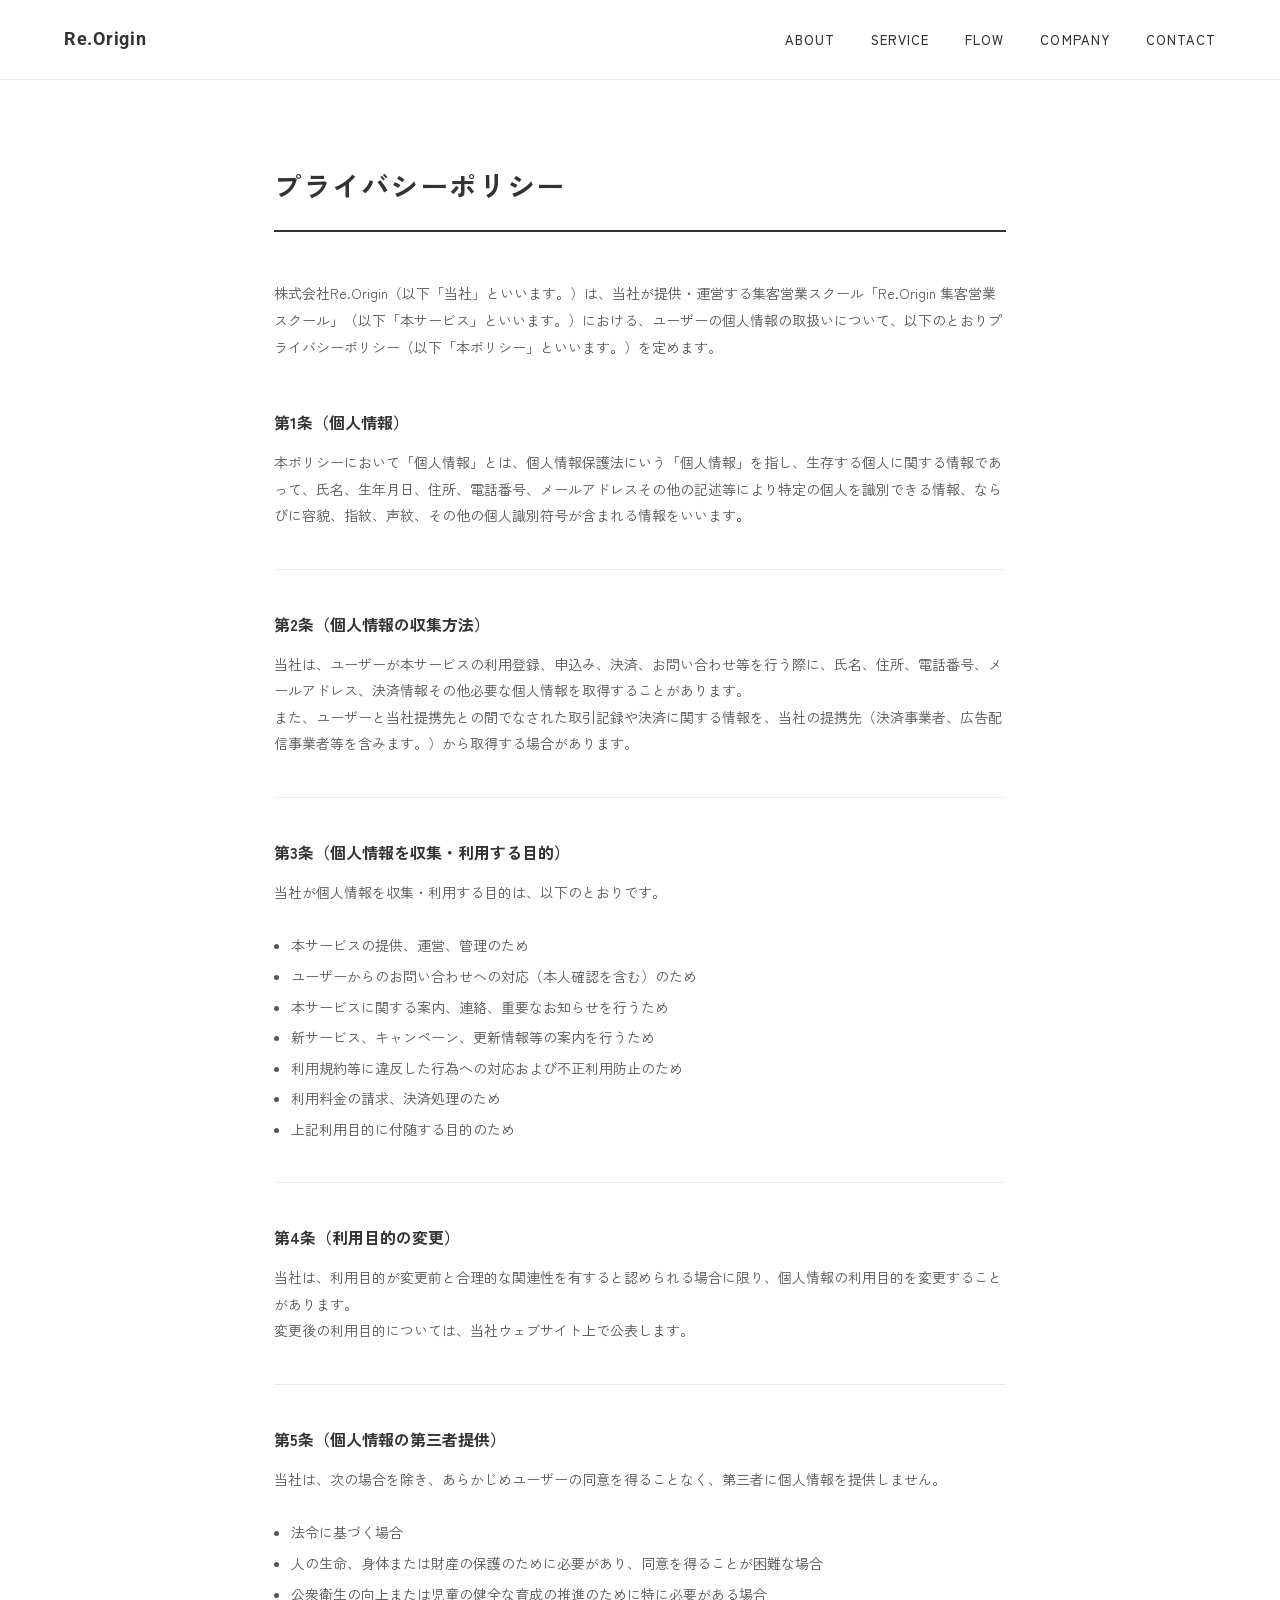
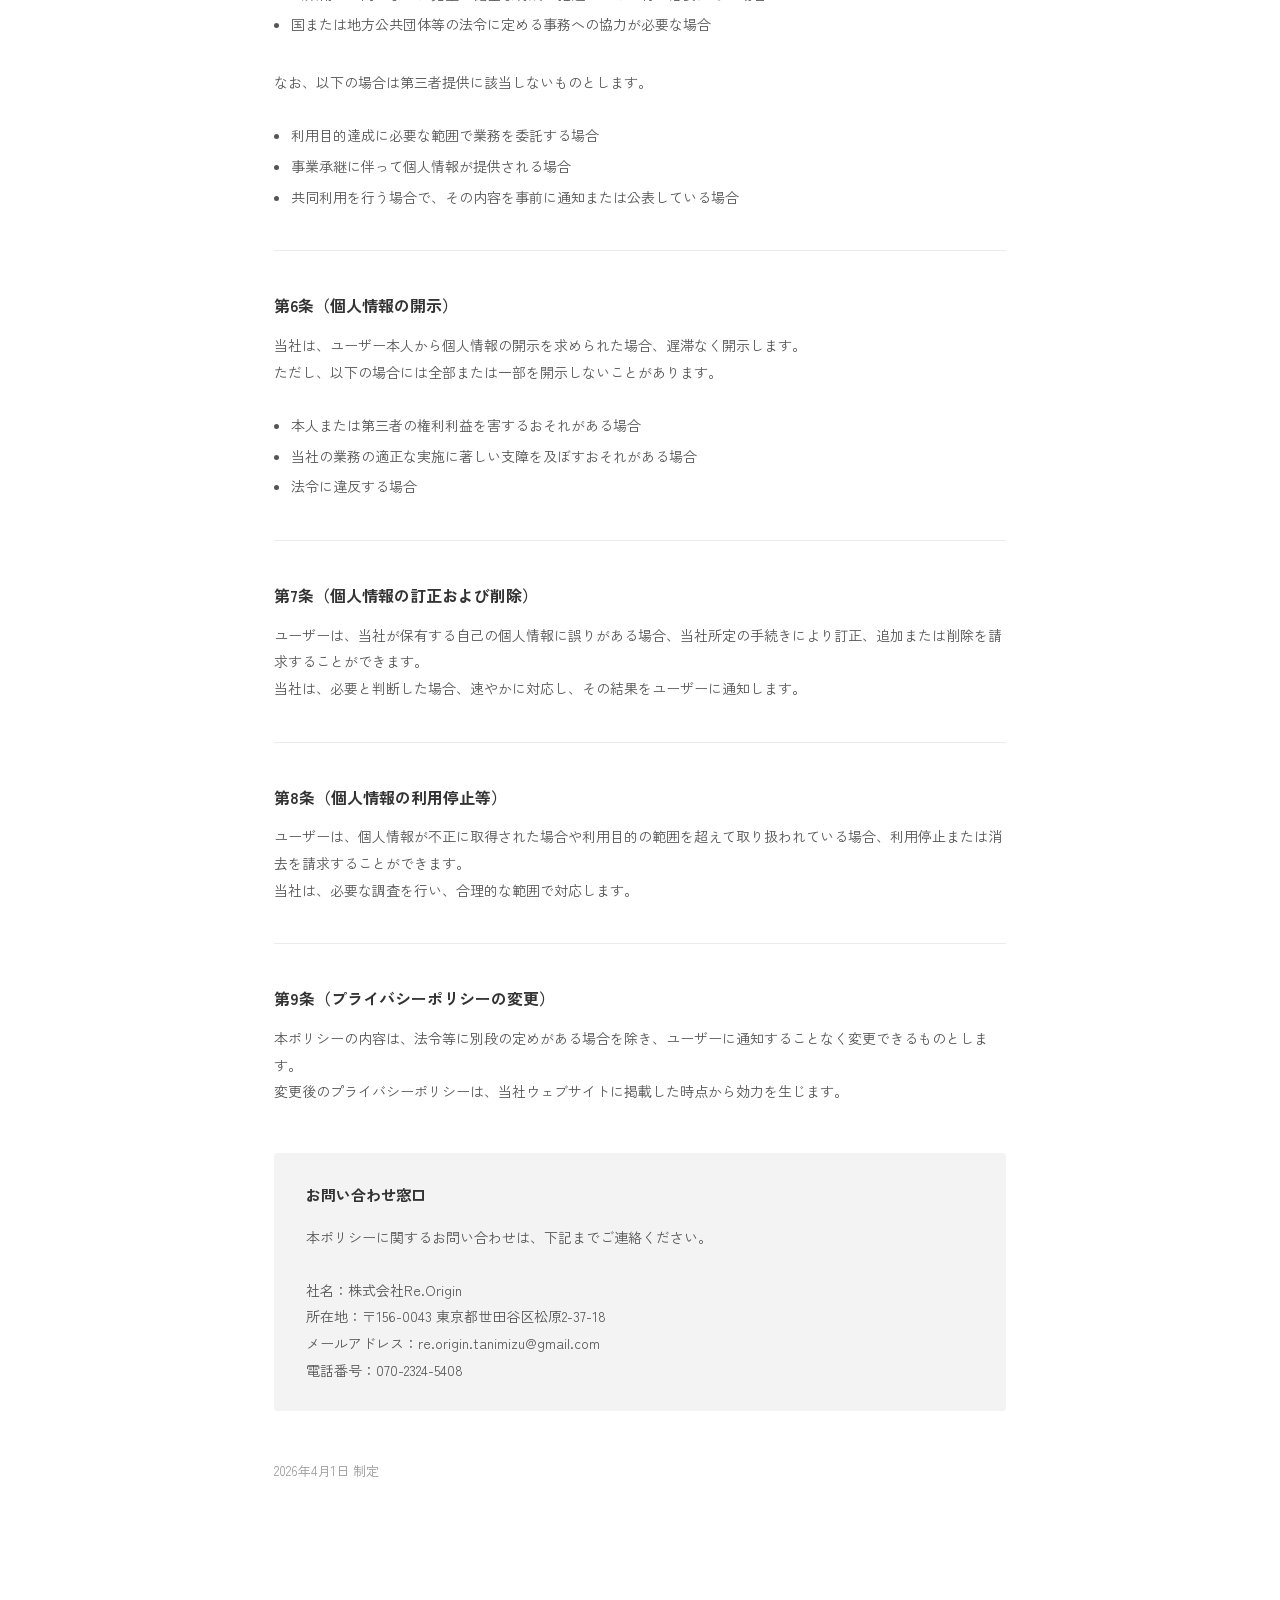
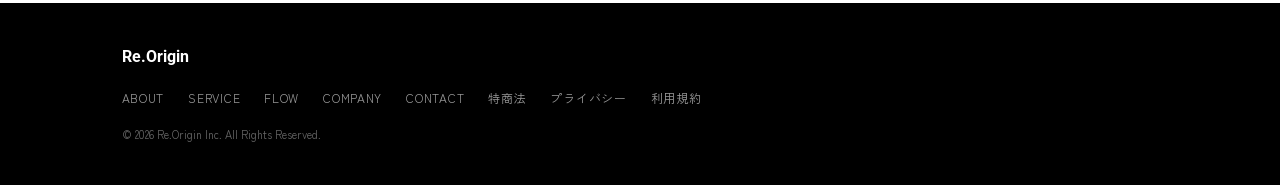
<file: privacy.html>
<!DOCTYPE html>
<html lang="ja">
<head>
  <meta charset="UTF-8">
  <meta name="viewport" content="width=device-width, initial-scale=1.0">
  <title>プライバシーポリシー | Re.Origin</title>
  <link rel="preconnect" href="https://fonts.googleapis.com">
  <link rel="preconnect" href="https://fonts.gstatic.com" crossorigin>
  <link href="https://fonts.googleapis.com/css2?family=Zen+Kaku+Gothic+New:wght@400;500;700;900&family=Roboto:wght@400;700;900&display=swap" rel="stylesheet">
  <style>
    *, *::before, *::after { box-sizing: border-box; margin: 0; padding: 0; }
    body { font-family: 'Zen Kaku Gothic New', sans-serif; color: #333; background: #fff; font-size: 15px; line-height: 1.8; }
    a { color: #333; text-decoration: none; }

    header { position: fixed; top: 0; left: 0; width: 100%; height: 80px; background: #fff; border-bottom: 1px solid #eaeaea; display: flex; align-items: center; justify-content: space-between; padding: 0 5%; z-index: 100; }
    .logo { font-family: 'Roboto', sans-serif; font-weight: 700; font-size: 18px; letter-spacing: 0.04em; }
    nav { display: flex; gap: 36px; }
    nav a { font-size: 13px; letter-spacing: 0.08em; font-weight: 500; }
    nav a:hover { opacity: 0.6; }

    main { max-width: 860px; margin: 0 auto; padding: 160px 5% 120px; }
    h1 { font-size: 28px; font-weight: 700; letter-spacing: 0.04em; margin-bottom: 48px; padding-bottom: 20px; border-bottom: 2px solid #333; }
    .intro { font-size: 14px; color: #555; margin-bottom: 48px; line-height: 1.9; }

    .article { margin-bottom: 40px; }
    .article h2 { font-size: 16px; font-weight: 700; margin-bottom: 12px; }
    .article p, .article ul { font-size: 14px; color: #555; line-height: 1.9; }
    .article ul { padding-left: 1.2em; }
    .article ul li { margin-bottom: 4px; }
    hr { border: none; border-top: 1px solid #eaeaea; margin: 40px 0; }

    .contact-box { background: #f3f3f3; border-radius: 4px; padding: 28px 32px; margin-top: 48px; }
    .contact-box h2 { font-size: 15px; font-weight: 700; margin-bottom: 16px; }
    .contact-box p { font-size: 14px; color: #555; line-height: 1.9; }

    .date { font-size: 13px; color: #999; margin-top: 48px; }

    footer { background: #000; color: #fff; padding: 40px 5%; }
    .footer-inner { max-width: 90%; margin: 0 auto; display: flex; flex-direction: column; gap: 16px; }
    .footer-logo { font-family: 'Roboto', sans-serif; font-weight: 700; font-size: 16px; }
    .footer-nav { display: flex; gap: 24px; flex-wrap: wrap; }
    .footer-nav a { color: #999; font-size: 12px; letter-spacing: 0.06em; }
    .footer-nav a:hover { color: #fff; }
    .copyright { font-size: 11px; color: #666; }

    @media (max-width: 768px) {
      nav { display: none; }
      h1 { font-size: 22px; }
    }
  </style>
</head>
<body>

  <header>
    <a href="index.html" class="logo">Re.Origin</a>
    <nav>
      <a href="index.html#about">ABOUT</a>
      <a href="index.html#service">SERVICE</a>
      <a href="index.html#flow">FLOW</a>
      <a href="index.html#company">COMPANY</a>
      <a href="index.html#contact">CONTACT</a>
    </nav>
  </header>

  <main>
    <h1>プライバシーポリシー</h1>
    <p class="intro">株式会社Re.Origin（以下「当社」といいます。）は、当社が提供・運営する集客営業スクール「Re.Origin 集客営業スクール」（以下「本サービス」といいます。）における、ユーザーの個人情報の取扱いについて、以下のとおりプライバシーポリシー（以下「本ポリシー」といいます。）を定めます。</p>

    <div class="article">
      <h2>第1条（個人情報）</h2>
      <p>本ポリシーにおいて「個人情報」とは、個人情報保護法にいう「個人情報」を指し、生存する個人に関する情報であって、氏名、生年月日、住所、電話番号、メールアドレスその他の記述等により特定の個人を識別できる情報、ならびに容貌、指紋、声紋、その他の個人識別符号が含まれる情報をいいます。</p>
    </div>
    <hr>

    <div class="article">
      <h2>第2条（個人情報の収集方法）</h2>
      <p>当社は、ユーザーが本サービスの利用登録、申込み、決済、お問い合わせ等を行う際に、氏名、住所、電話番号、メールアドレス、決済情報その他必要な個人情報を取得することがあります。<br>また、ユーザーと当社提携先との間でなされた取引記録や決済に関する情報を、当社の提携先（決済事業者、広告配信事業者等を含みます。）から取得する場合があります。</p>
    </div>
    <hr>

    <div class="article">
      <h2>第3条（個人情報を収集・利用する目的）</h2>
      <p>当社が個人情報を収集・利用する目的は、以下のとおりです。</p>
      <br>
      <ul>
        <li>本サービスの提供、運営、管理のため</li>
        <li>ユーザーからのお問い合わせへの対応（本人確認を含む）のため</li>
        <li>本サービスに関する案内、連絡、重要なお知らせを行うため</li>
        <li>新サービス、キャンペーン、更新情報等の案内を行うため</li>
        <li>利用規約等に違反した行為への対応および不正利用防止のため</li>
        <li>利用料金の請求、決済処理のため</li>
        <li>上記利用目的に付随する目的のため</li>
      </ul>
    </div>
    <hr>

    <div class="article">
      <h2>第4条（利用目的の変更）</h2>
      <p>当社は、利用目的が変更前と合理的な関連性を有すると認められる場合に限り、個人情報の利用目的を変更することがあります。<br>変更後の利用目的については、当社ウェブサイト上で公表します。</p>
    </div>
    <hr>

    <div class="article">
      <h2>第5条（個人情報の第三者提供）</h2>
      <p>当社は、次の場合を除き、あらかじめユーザーの同意を得ることなく、第三者に個人情報を提供しません。</p>
      <br>
      <ul>
        <li>法令に基づく場合</li>
        <li>人の生命、身体または財産の保護のために必要があり、同意を得ることが困難な場合</li>
        <li>公衆衛生の向上または児童の健全な育成の推進のために特に必要がある場合</li>
        <li>国または地方公共団体等の法令に定める事務への協力が必要な場合</li>
      </ul>
      <br>
      <p>なお、以下の場合は第三者提供に該当しないものとします。</p>
      <br>
      <ul>
        <li>利用目的達成に必要な範囲で業務を委託する場合</li>
        <li>事業承継に伴って個人情報が提供される場合</li>
        <li>共同利用を行う場合で、その内容を事前に通知または公表している場合</li>
      </ul>
    </div>
    <hr>

    <div class="article">
      <h2>第6条（個人情報の開示）</h2>
      <p>当社は、ユーザー本人から個人情報の開示を求められた場合、遅滞なく開示します。<br>ただし、以下の場合には全部または一部を開示しないことがあります。</p>
      <br>
      <ul>
        <li>本人または第三者の権利利益を害するおそれがある場合</li>
        <li>当社の業務の適正な実施に著しい支障を及ぼすおそれがある場合</li>
        <li>法令に違反する場合</li>
      </ul>
    </div>
    <hr>

    <div class="article">
      <h2>第7条（個人情報の訂正および削除）</h2>
      <p>ユーザーは、当社が保有する自己の個人情報に誤りがある場合、当社所定の手続きにより訂正、追加または削除を請求することができます。<br>当社は、必要と判断した場合、速やかに対応し、その結果をユーザーに通知します。</p>
    </div>
    <hr>

    <div class="article">
      <h2>第8条（個人情報の利用停止等）</h2>
      <p>ユーザーは、個人情報が不正に取得された場合や利用目的の範囲を超えて取り扱われている場合、利用停止または消去を請求することができます。<br>当社は、必要な調査を行い、合理的な範囲で対応します。</p>
    </div>
    <hr>

    <div class="article">
      <h2>第9条（プライバシーポリシーの変更）</h2>
      <p>本ポリシーの内容は、法令等に別段の定めがある場合を除き、ユーザーに通知することなく変更できるものとします。<br>変更後のプライバシーポリシーは、当社ウェブサイトに掲載した時点から効力を生じます。</p>
    </div>

    <div class="contact-box">
      <h2>お問い合わせ窓口</h2>
      <p>本ポリシーに関するお問い合わせは、下記までご連絡ください。<br><br>
      社名：株式会社Re.Origin<br>
      所在地：〒156-0043 東京都世田谷区松原2-37-18<br>
      メールアドレス：re.origin.tanimizu@gmail.com<br>
      電話番号：070-2324-5408</p>
    </div>

    <p class="date">2026年4月1日 制定</p>
  </main>

  <footer>
    <div class="footer-inner">
      <div class="footer-logo">Re.Origin</div>
      <div class="footer-nav">
        <a href="index.html#about">ABOUT</a>
        <a href="index.html#service">SERVICE</a>
        <a href="index.html#flow">FLOW</a>
        <a href="index.html#company">COMPANY</a>
        <a href="index.html#contact">CONTACT</a>
        <a href="tokusho.html">特商法</a>
        <a href="privacy.html">プライバシー</a>
        <a href="terms.html">利用規約</a>
      </div>
      <p class="copyright">© 2026 Re.Origin Inc. All Rights Reserved.</p>
    </div>
  </footer>

</body>
</html>
</file>
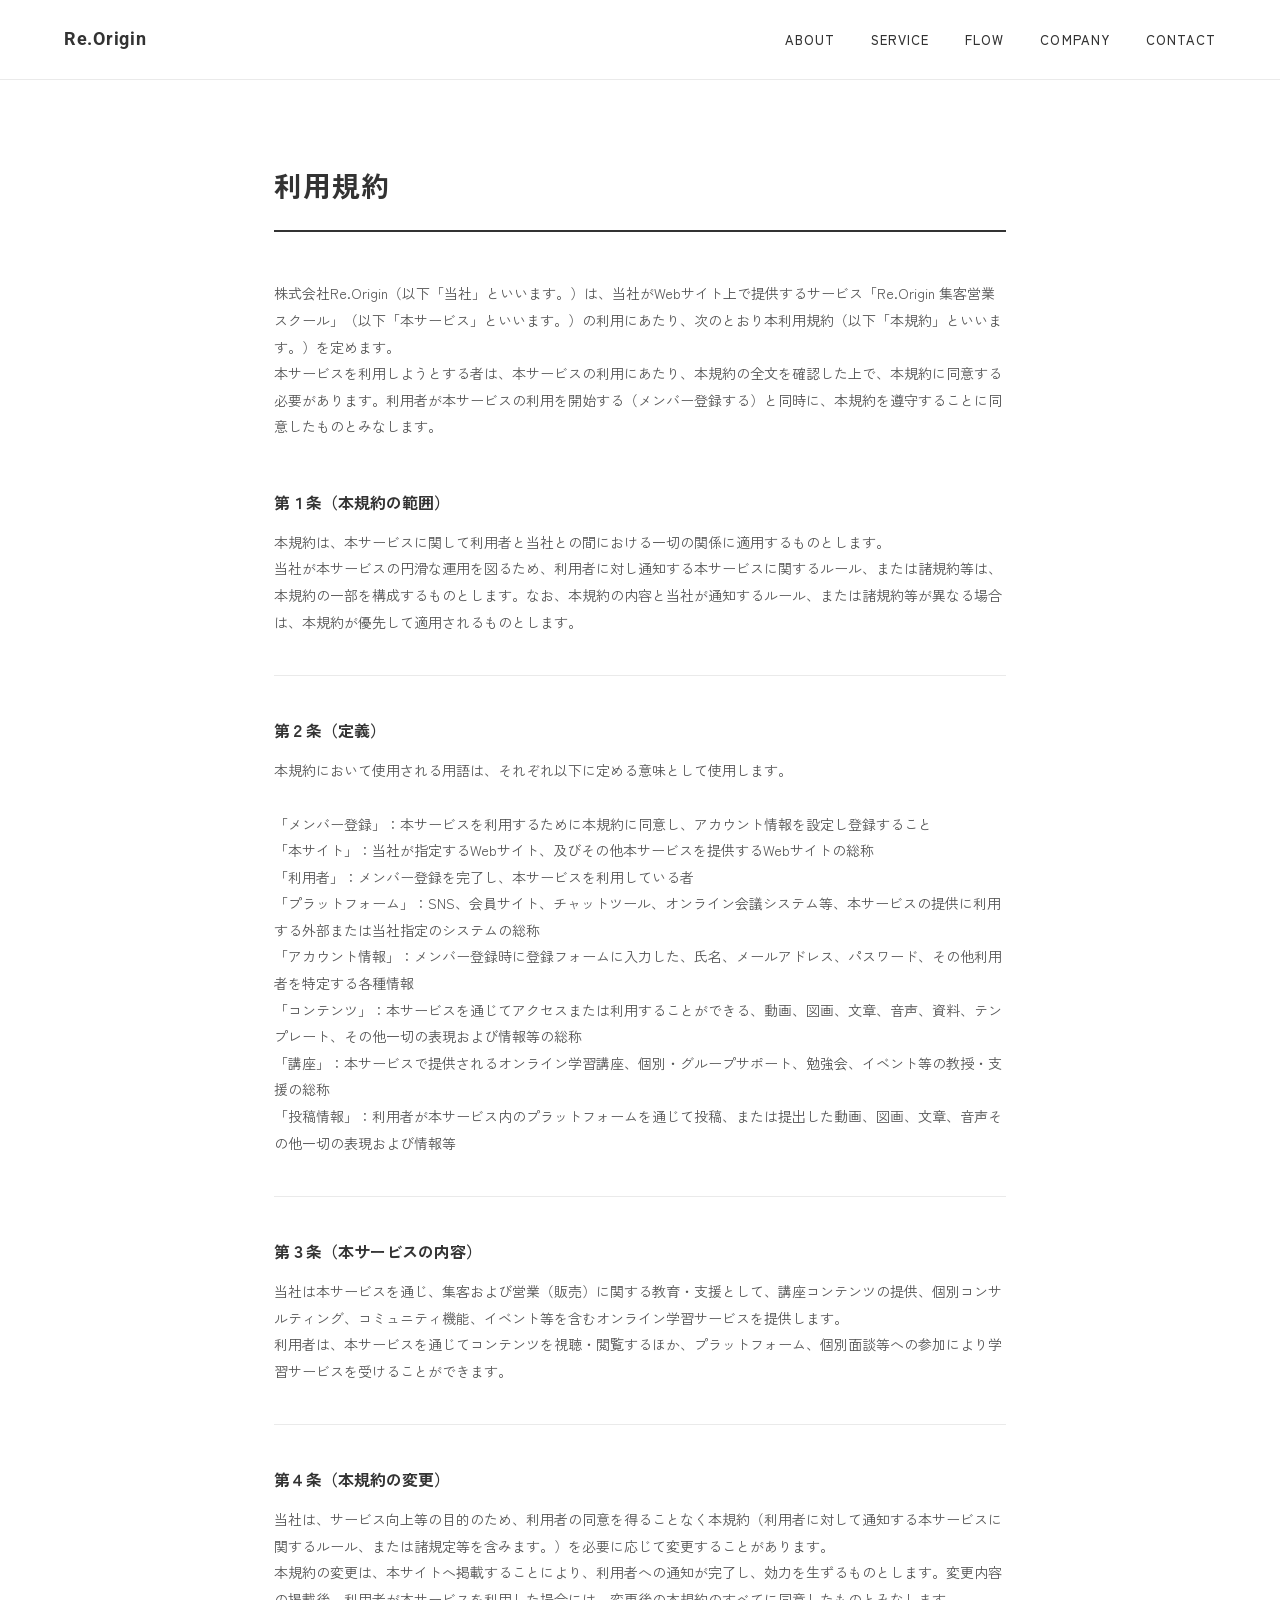
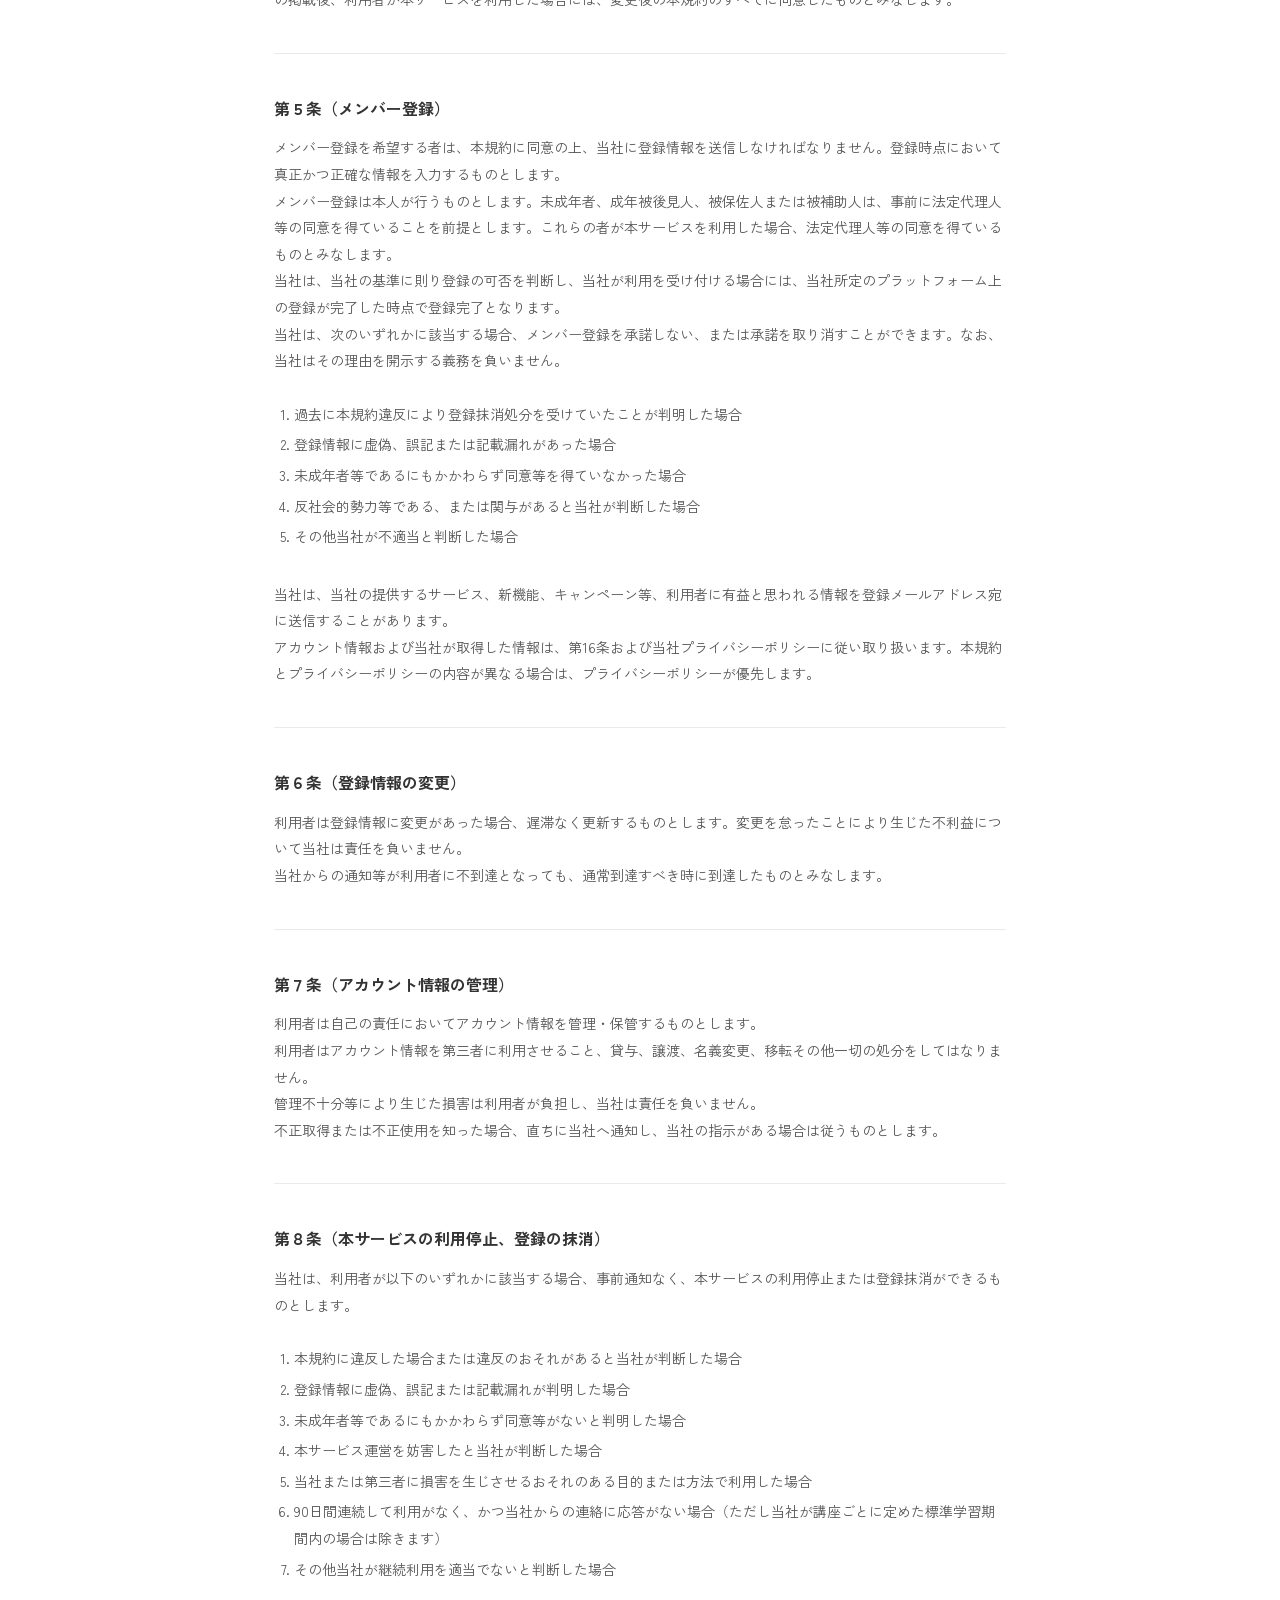
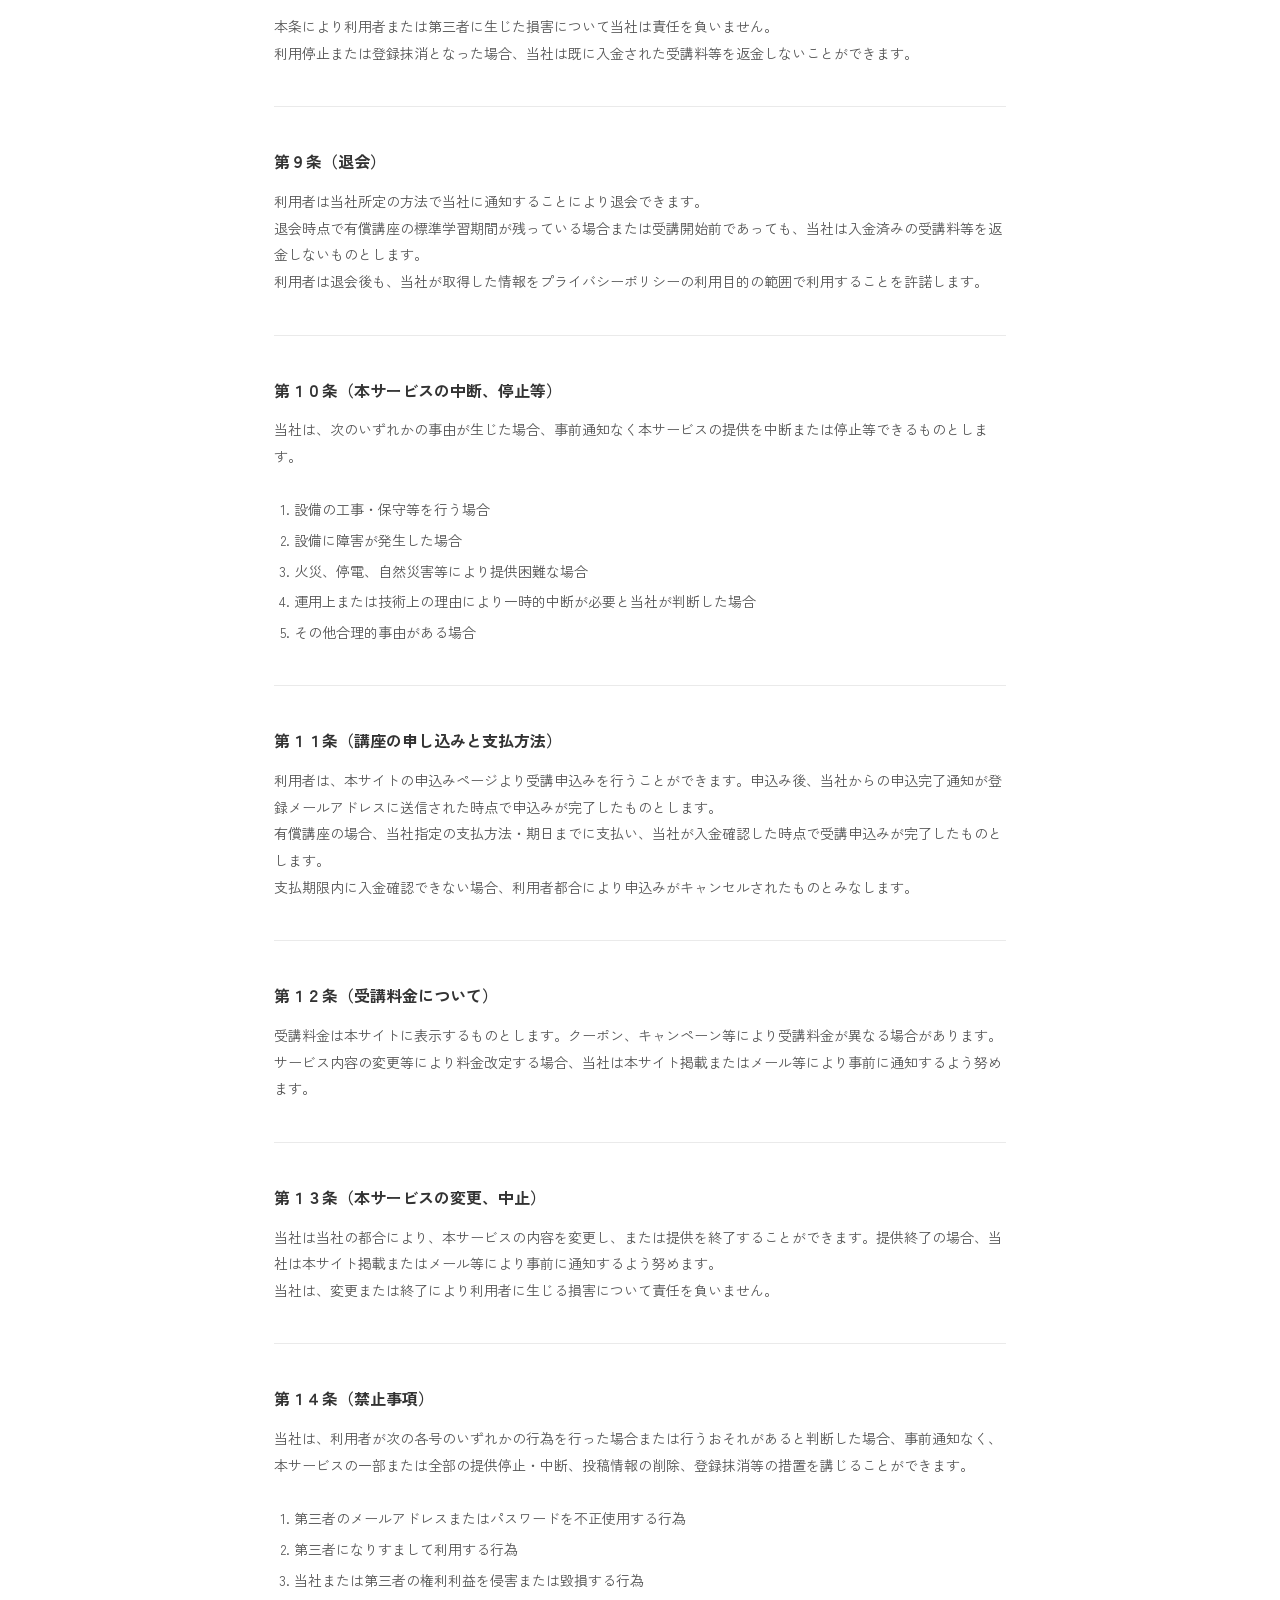
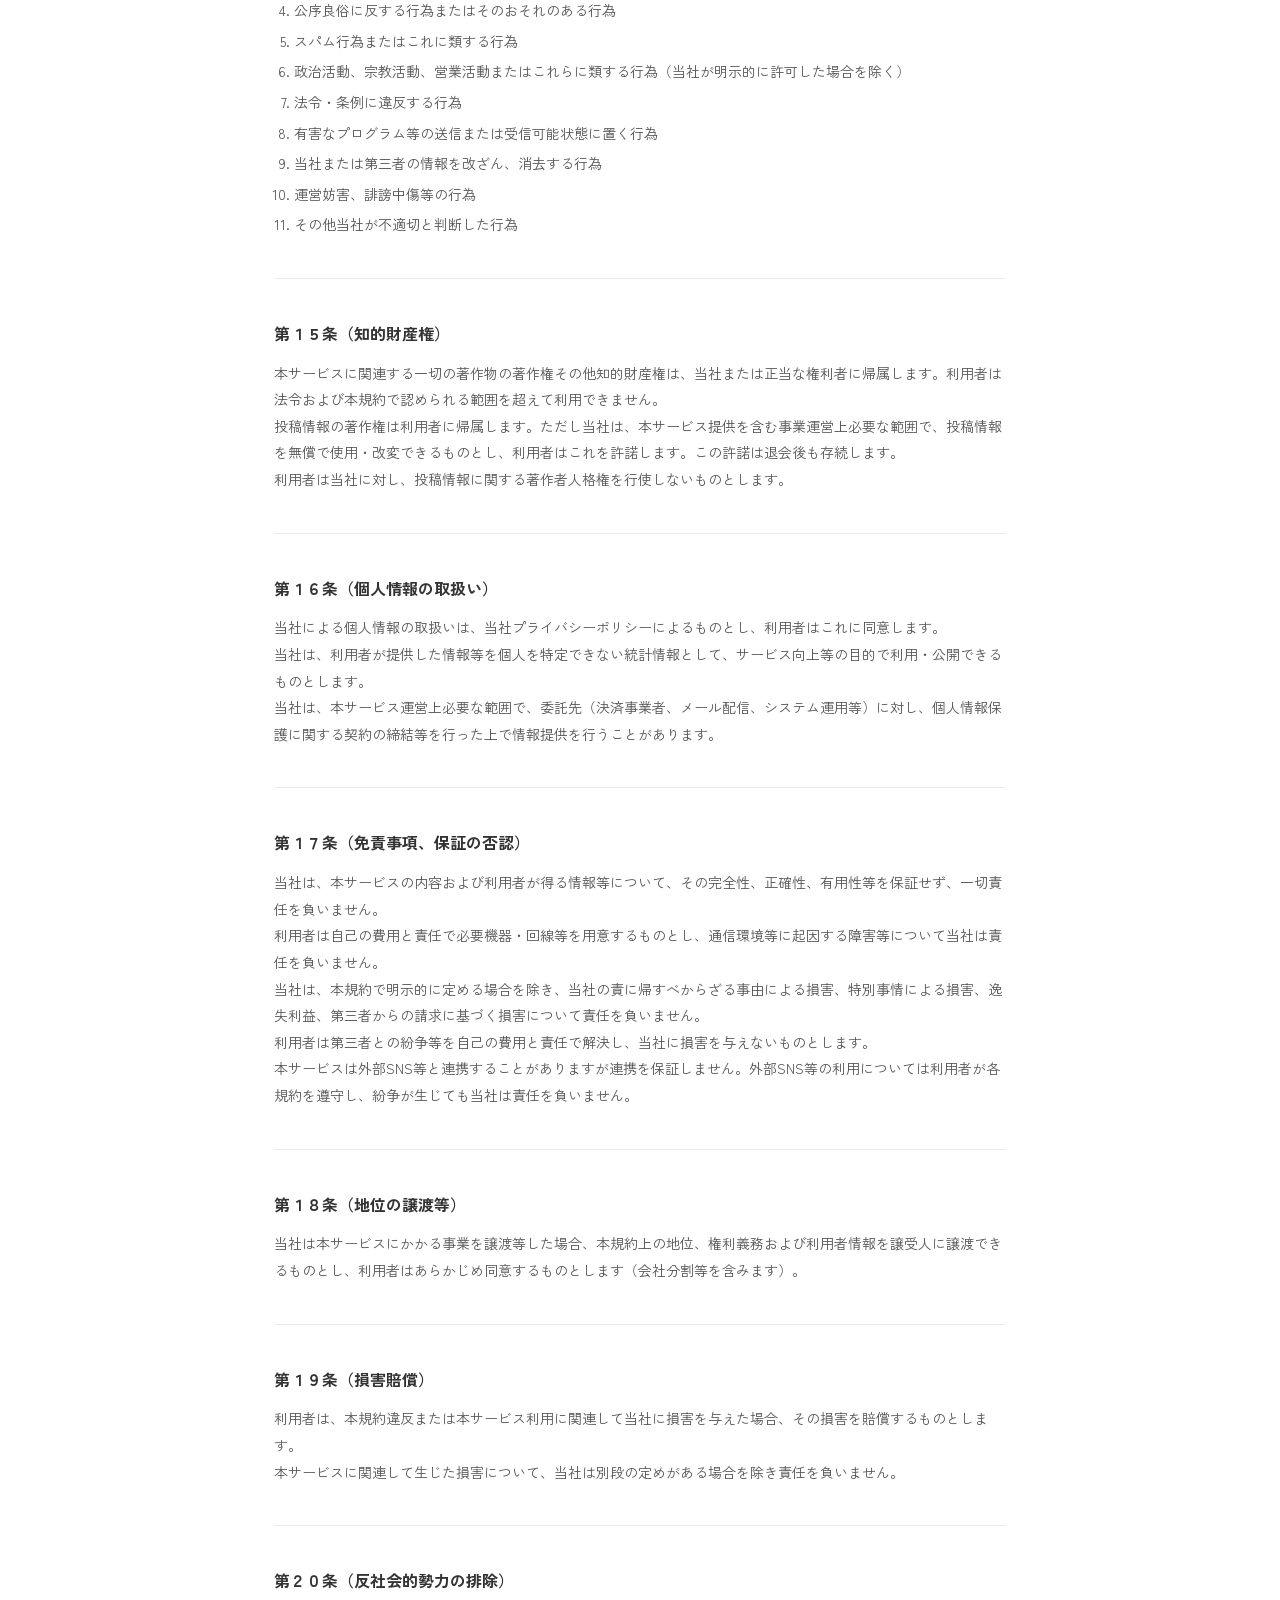
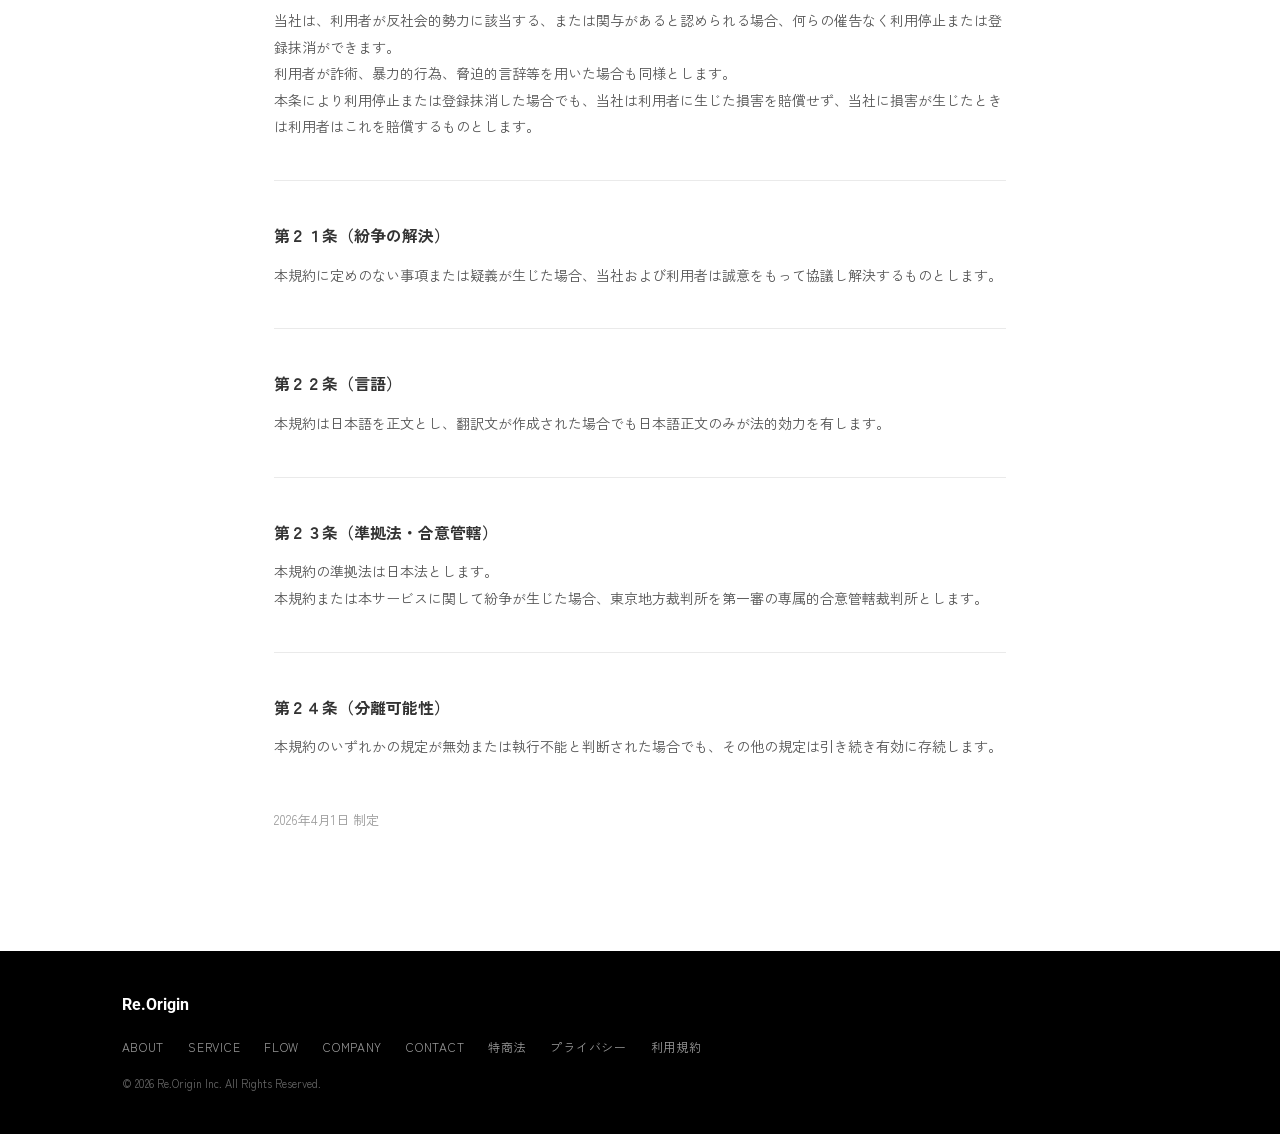
<file: terms.html>
<!DOCTYPE html>
<html lang="ja">
<head>
  <meta charset="UTF-8">
  <meta name="viewport" content="width=device-width, initial-scale=1.0">
  <title>利用規約 | Re.Origin</title>
  <link rel="preconnect" href="https://fonts.googleapis.com">
  <link rel="preconnect" href="https://fonts.gstatic.com" crossorigin>
  <link href="https://fonts.googleapis.com/css2?family=Zen+Kaku+Gothic+New:wght@400;500;700;900&family=Roboto:wght@400;700;900&display=swap" rel="stylesheet">
  <style>
    *, *::before, *::after { box-sizing: border-box; margin: 0; padding: 0; }
    body { font-family: 'Zen Kaku Gothic New', sans-serif; color: #333; background: #fff; font-size: 15px; line-height: 1.8; }
    a { color: #333; text-decoration: none; }

    header { position: fixed; top: 0; left: 0; width: 100%; height: 80px; background: #fff; border-bottom: 1px solid #eaeaea; display: flex; align-items: center; justify-content: space-between; padding: 0 5%; z-index: 100; }
    .logo { font-family: 'Roboto', sans-serif; font-weight: 700; font-size: 18px; letter-spacing: 0.04em; }
    nav { display: flex; gap: 36px; }
    nav a { font-size: 13px; letter-spacing: 0.08em; font-weight: 500; }
    nav a:hover { opacity: 0.6; }

    main { max-width: 860px; margin: 0 auto; padding: 160px 5% 120px; }
    h1 { font-size: 28px; font-weight: 700; letter-spacing: 0.04em; margin-bottom: 48px; padding-bottom: 20px; border-bottom: 2px solid #333; }
    .intro { font-size: 14px; color: #555; margin-bottom: 48px; line-height: 1.9; }

    .article { margin-bottom: 40px; }
    .article h2 { font-size: 16px; font-weight: 700; margin-bottom: 12px; }
    .article p, .article ol { font-size: 14px; color: #555; line-height: 1.9; }
    .article ol { padding-left: 1.4em; }
    .article ol li { margin-bottom: 4px; }
    hr { border: none; border-top: 1px solid #eaeaea; margin: 40px 0; }

    .date { font-size: 13px; color: #999; margin-top: 48px; }

    footer { background: #000; color: #fff; padding: 40px 5%; }
    .footer-inner { max-width: 90%; margin: 0 auto; display: flex; flex-direction: column; gap: 16px; }
    .footer-logo { font-family: 'Roboto', sans-serif; font-weight: 700; font-size: 16px; }
    .footer-nav { display: flex; gap: 24px; flex-wrap: wrap; }
    .footer-nav a { color: #999; font-size: 12px; letter-spacing: 0.06em; }
    .footer-nav a:hover { color: #fff; }
    .copyright { font-size: 11px; color: #666; }

    @media (max-width: 768px) {
      nav { display: none; }
      h1 { font-size: 22px; }
    }
  </style>
</head>
<body>

  <header>
    <a href="index.html" class="logo">Re.Origin</a>
    <nav>
      <a href="index.html#about">ABOUT</a>
      <a href="index.html#service">SERVICE</a>
      <a href="index.html#flow">FLOW</a>
      <a href="index.html#company">COMPANY</a>
      <a href="index.html#contact">CONTACT</a>
    </nav>
  </header>

  <main>
    <h1>利用規約</h1>
    <p class="intro">株式会社Re.Origin（以下「当社」といいます。）は、当社がWebサイト上で提供するサービス「Re.Origin 集客営業スクール」（以下「本サービス」といいます。）の利用にあたり、次のとおり本利用規約（以下「本規約」といいます。）を定めます。<br>本サービスを利用しようとする者は、本サービスの利用にあたり、本規約の全文を確認した上で、本規約に同意する必要があります。利用者が本サービスの利用を開始する（メンバー登録する）と同時に、本規約を遵守することに同意したものとみなします。</p>

    <div class="article">
      <h2>第１条（本規約の範囲）</h2>
      <p>本規約は、本サービスに関して利用者と当社との間における一切の関係に適用するものとします。<br>当社が本サービスの円滑な運用を図るため、利用者に対し通知する本サービスに関するルール、または諸規約等は、本規約の一部を構成するものとします。なお、本規約の内容と当社が通知するルール、または諸規約等が異なる場合は、本規約が優先して適用されるものとします。</p>
    </div>
    <hr>

    <div class="article">
      <h2>第２条（定義）</h2>
      <p>本規約において使用される用語は、それぞれ以下に定める意味として使用します。</p>
      <br>
      <p>「メンバー登録」：本サービスを利用するために本規約に同意し、アカウント情報を設定し登録すること<br>
      「本サイト」：当社が指定するWebサイト、及びその他本サービスを提供するWebサイトの総称<br>
      「利用者」：メンバー登録を完了し、本サービスを利用している者<br>
      「プラットフォーム」：SNS、会員サイト、チャットツール、オンライン会議システム等、本サービスの提供に利用する外部または当社指定のシステムの総称<br>
      「アカウント情報」：メンバー登録時に登録フォームに入力した、氏名、メールアドレス、パスワード、その他利用者を特定する各種情報<br>
      「コンテンツ」：本サービスを通じてアクセスまたは利用することができる、動画、図画、文章、音声、資料、テンプレート、その他一切の表現および情報等の総称<br>
      「講座」：本サービスで提供されるオンライン学習講座、個別・グループサポート、勉強会、イベント等の教授・支援の総称<br>
      「投稿情報」：利用者が本サービス内のプラットフォームを通じて投稿、または提出した動画、図画、文章、音声その他一切の表現および情報等</p>
    </div>
    <hr>

    <div class="article">
      <h2>第３条（本サービスの内容）</h2>
      <p>当社は本サービスを通じ、集客および営業（販売）に関する教育・支援として、講座コンテンツの提供、個別コンサルティング、コミュニティ機能、イベント等を含むオンライン学習サービスを提供します。<br>利用者は、本サービスを通じてコンテンツを視聴・閲覧するほか、プラットフォーム、個別面談等への参加により学習サービスを受けることができます。</p>
    </div>
    <hr>

    <div class="article">
      <h2>第４条（本規約の変更）</h2>
      <p>当社は、サービス向上等の目的のため、利用者の同意を得ることなく本規約（利用者に対して通知する本サービスに関するルール、または諸規定等を含みます。）を必要に応じて変更することがあります。<br>本規約の変更は、本サイトへ掲載することにより、利用者への通知が完了し、効力を生ずるものとします。変更内容の掲載後、利用者が本サービスを利用した場合には、変更後の本規約のすべてに同意したものとみなします。</p>
    </div>
    <hr>

    <div class="article">
      <h2>第５条（メンバー登録）</h2>
      <p>メンバー登録を希望する者は、本規約に同意の上、当社に登録情報を送信しなければなりません。登録時点において真正かつ正確な情報を入力するものとします。<br>メンバー登録は本人が行うものとします。未成年者、成年被後見人、被保佐人または被補助人は、事前に法定代理人等の同意を得ていることを前提とします。これらの者が本サービスを利用した場合、法定代理人等の同意を得ているものとみなします。<br>当社は、当社の基準に則り登録の可否を判断し、当社が利用を受け付ける場合には、当社所定のプラットフォーム上の登録が完了した時点で登録完了となります。<br>当社は、次のいずれかに該当する場合、メンバー登録を承諾しない、または承諾を取り消すことができます。なお、当社はその理由を開示する義務を負いません。</p>
      <br>
      <ol>
        <li>過去に本規約違反により登録抹消処分を受けていたことが判明した場合</li>
        <li>登録情報に虚偽、誤記または記載漏れがあった場合</li>
        <li>未成年者等であるにもかかわらず同意等を得ていなかった場合</li>
        <li>反社会的勢力等である、または関与があると当社が判断した場合</li>
        <li>その他当社が不適当と判断した場合</li>
      </ol>
      <br>
      <p>当社は、当社の提供するサービス、新機能、キャンペーン等、利用者に有益と思われる情報を登録メールアドレス宛に送信することがあります。<br>アカウント情報および当社が取得した情報は、第16条および当社プライバシーポリシーに従い取り扱います。本規約とプライバシーポリシーの内容が異なる場合は、プライバシーポリシーが優先します。</p>
    </div>
    <hr>

    <div class="article">
      <h2>第６条（登録情報の変更）</h2>
      <p>利用者は登録情報に変更があった場合、遅滞なく更新するものとします。変更を怠ったことにより生じた不利益について当社は責任を負いません。<br>当社からの通知等が利用者に不到達となっても、通常到達すべき時に到達したものとみなします。</p>
    </div>
    <hr>

    <div class="article">
      <h2>第７条（アカウント情報の管理）</h2>
      <p>利用者は自己の責任においてアカウント情報を管理・保管するものとします。<br>利用者はアカウント情報を第三者に利用させること、貸与、譲渡、名義変更、移転その他一切の処分をしてはなりません。<br>管理不十分等により生じた損害は利用者が負担し、当社は責任を負いません。<br>不正取得または不正使用を知った場合、直ちに当社へ通知し、当社の指示がある場合は従うものとします。</p>
    </div>
    <hr>

    <div class="article">
      <h2>第８条（本サービスの利用停止、登録の抹消）</h2>
      <p>当社は、利用者が以下のいずれかに該当する場合、事前通知なく、本サービスの利用停止または登録抹消ができるものとします。</p>
      <br>
      <ol>
        <li>本規約に違反した場合または違反のおそれがあると当社が判断した場合</li>
        <li>登録情報に虚偽、誤記または記載漏れが判明した場合</li>
        <li>未成年者等であるにもかかわらず同意等がないと判明した場合</li>
        <li>本サービス運営を妨害したと当社が判断した場合</li>
        <li>当社または第三者に損害を生じさせるおそれのある目的または方法で利用した場合</li>
        <li>90日間連続して利用がなく、かつ当社からの連絡に応答がない場合（ただし当社が講座ごとに定めた標準学習期間内の場合は除きます）</li>
        <li>その他当社が継続利用を適当でないと判断した場合</li>
      </ol>
      <br>
      <p>本条により利用者または第三者に生じた損害について当社は責任を負いません。<br>利用停止または登録抹消となった場合、当社は既に入金された受講料等を返金しないことができます。</p>
    </div>
    <hr>

    <div class="article">
      <h2>第９条（退会）</h2>
      <p>利用者は当社所定の方法で当社に通知することにより退会できます。<br>退会時点で有償講座の標準学習期間が残っている場合または受講開始前であっても、当社は入金済みの受講料等を返金しないものとします。<br>利用者は退会後も、当社が取得した情報をプライバシーポリシーの利用目的の範囲で利用することを許諾します。</p>
    </div>
    <hr>

    <div class="article">
      <h2>第１０条（本サービスの中断、停止等）</h2>
      <p>当社は、次のいずれかの事由が生じた場合、事前通知なく本サービスの提供を中断または停止等できるものとします。</p>
      <br>
      <ol>
        <li>設備の工事・保守等を行う場合</li>
        <li>設備に障害が発生した場合</li>
        <li>火災、停電、自然災害等により提供困難な場合</li>
        <li>運用上または技術上の理由により一時的中断が必要と当社が判断した場合</li>
        <li>その他合理的事由がある場合</li>
      </ol>
    </div>
    <hr>

    <div class="article">
      <h2>第１１条（講座の申し込みと支払方法）</h2>
      <p>利用者は、本サイトの申込みページより受講申込みを行うことができます。申込み後、当社からの申込完了通知が登録メールアドレスに送信された時点で申込みが完了したものとします。<br>有償講座の場合、当社指定の支払方法・期日までに支払い、当社が入金確認した時点で受講申込みが完了したものとします。<br>支払期限内に入金確認できない場合、利用者都合により申込みがキャンセルされたものとみなします。</p>
    </div>
    <hr>

    <div class="article">
      <h2>第１２条（受講料金について）</h2>
      <p>受講料金は本サイトに表示するものとします。クーポン、キャンペーン等により受講料金が異なる場合があります。<br>サービス内容の変更等により料金改定する場合、当社は本サイト掲載またはメール等により事前に通知するよう努めます。</p>
    </div>
    <hr>

    <div class="article">
      <h2>第１３条（本サービスの変更、中止）</h2>
      <p>当社は当社の都合により、本サービスの内容を変更し、または提供を終了することができます。提供終了の場合、当社は本サイト掲載またはメール等により事前に通知するよう努めます。<br>当社は、変更または終了により利用者に生じる損害について責任を負いません。</p>
    </div>
    <hr>

    <div class="article">
      <h2>第１４条（禁止事項）</h2>
      <p>当社は、利用者が次の各号のいずれかの行為を行った場合または行うおそれがあると判断した場合、事前通知なく、本サービスの一部または全部の提供停止・中断、投稿情報の削除、登録抹消等の措置を講じることができます。</p>
      <br>
      <ol>
        <li>第三者のメールアドレスまたはパスワードを不正使用する行為</li>
        <li>第三者になりすまして利用する行為</li>
        <li>当社または第三者の権利利益を侵害または毀損する行為</li>
        <li>公序良俗に反する行為またはそのおそれのある行為</li>
        <li>スパム行為またはこれに類する行為</li>
        <li>政治活動、宗教活動、営業活動またはこれらに類する行為（当社が明示的に許可した場合を除く）</li>
        <li>法令・条例に違反する行為</li>
        <li>有害なプログラム等の送信または受信可能状態に置く行為</li>
        <li>当社または第三者の情報を改ざん、消去する行為</li>
        <li>運営妨害、誹謗中傷等の行為</li>
        <li>その他当社が不適切と判断した行為</li>
      </ol>
    </div>
    <hr>

    <div class="article">
      <h2>第１５条（知的財産権）</h2>
      <p>本サービスに関連する一切の著作物の著作権その他知的財産権は、当社または正当な権利者に帰属します。利用者は法令および本規約で認められる範囲を超えて利用できません。<br>投稿情報の著作権は利用者に帰属します。ただし当社は、本サービス提供を含む事業運営上必要な範囲で、投稿情報を無償で使用・改変できるものとし、利用者はこれを許諾します。この許諾は退会後も存続します。<br>利用者は当社に対し、投稿情報に関する著作者人格権を行使しないものとします。</p>
    </div>
    <hr>

    <div class="article">
      <h2>第１６条（個人情報の取扱い）</h2>
      <p>当社による個人情報の取扱いは、当社プライバシーポリシーによるものとし、利用者はこれに同意します。<br>当社は、利用者が提供した情報等を個人を特定できない統計情報として、サービス向上等の目的で利用・公開できるものとします。<br>当社は、本サービス運営上必要な範囲で、委託先（決済事業者、メール配信、システム運用等）に対し、個人情報保護に関する契約の締結等を行った上で情報提供を行うことがあります。</p>
    </div>
    <hr>

    <div class="article">
      <h2>第１７条（免責事項、保証の否認）</h2>
      <p>当社は、本サービスの内容および利用者が得る情報等について、その完全性、正確性、有用性等を保証せず、一切責任を負いません。<br>利用者は自己の費用と責任で必要機器・回線等を用意するものとし、通信環境等に起因する障害等について当社は責任を負いません。<br>当社は、本規約で明示的に定める場合を除き、当社の責に帰すべからざる事由による損害、特別事情による損害、逸失利益、第三者からの請求に基づく損害について責任を負いません。<br>利用者は第三者との紛争等を自己の費用と責任で解決し、当社に損害を与えないものとします。<br>本サービスは外部SNS等と連携することがありますが連携を保証しません。外部SNS等の利用については利用者が各規約を遵守し、紛争が生じても当社は責任を負いません。</p>
    </div>
    <hr>

    <div class="article">
      <h2>第１８条（地位の譲渡等）</h2>
      <p>当社は本サービスにかかる事業を譲渡等した場合、本規約上の地位、権利義務および利用者情報を譲受人に譲渡できるものとし、利用者はあらかじめ同意するものとします（会社分割等を含みます）。</p>
    </div>
    <hr>

    <div class="article">
      <h2>第１９条（損害賠償）</h2>
      <p>利用者は、本規約違反または本サービス利用に関連して当社に損害を与えた場合、その損害を賠償するものとします。<br>本サービスに関連して生じた損害について、当社は別段の定めがある場合を除き責任を負いません。</p>
    </div>
    <hr>

    <div class="article">
      <h2>第２０条（反社会的勢力の排除）</h2>
      <p>当社は、利用者が反社会的勢力に該当する、または関与があると認められる場合、何らの催告なく利用停止または登録抹消ができます。<br>利用者が詐術、暴力的行為、脅迫的言辞等を用いた場合も同様とします。<br>本条により利用停止または登録抹消した場合でも、当社は利用者に生じた損害を賠償せず、当社に損害が生じたときは利用者はこれを賠償するものとします。</p>
    </div>
    <hr>

    <div class="article">
      <h2>第２１条（紛争の解決）</h2>
      <p>本規約に定めのない事項または疑義が生じた場合、当社および利用者は誠意をもって協議し解決するものとします。</p>
    </div>
    <hr>

    <div class="article">
      <h2>第２２条（言語）</h2>
      <p>本規約は日本語を正文とし、翻訳文が作成された場合でも日本語正文のみが法的効力を有します。</p>
    </div>
    <hr>

    <div class="article">
      <h2>第２３条（準拠法・合意管轄）</h2>
      <p>本規約の準拠法は日本法とします。<br>本規約または本サービスに関して紛争が生じた場合、東京地方裁判所を第一審の専属的合意管轄裁判所とします。</p>
    </div>
    <hr>

    <div class="article">
      <h2>第２４条（分離可能性）</h2>
      <p>本規約のいずれかの規定が無効または執行不能と判断された場合でも、その他の規定は引き続き有効に存続します。</p>
    </div>

    <p class="date">2026年4月1日 制定</p>
  </main>

  <footer>
    <div class="footer-inner">
      <div class="footer-logo">Re.Origin</div>
      <div class="footer-nav">
        <a href="index.html#about">ABOUT</a>
        <a href="index.html#service">SERVICE</a>
        <a href="index.html#flow">FLOW</a>
        <a href="index.html#company">COMPANY</a>
        <a href="index.html#contact">CONTACT</a>
        <a href="tokusho.html">特商法</a>
        <a href="privacy.html">プライバシー</a>
        <a href="terms.html">利用規約</a>
      </div>
      <p class="copyright">© 2026 Re.Origin Inc. All Rights Reserved.</p>
    </div>
  </footer>

</body>
</html>
</file>
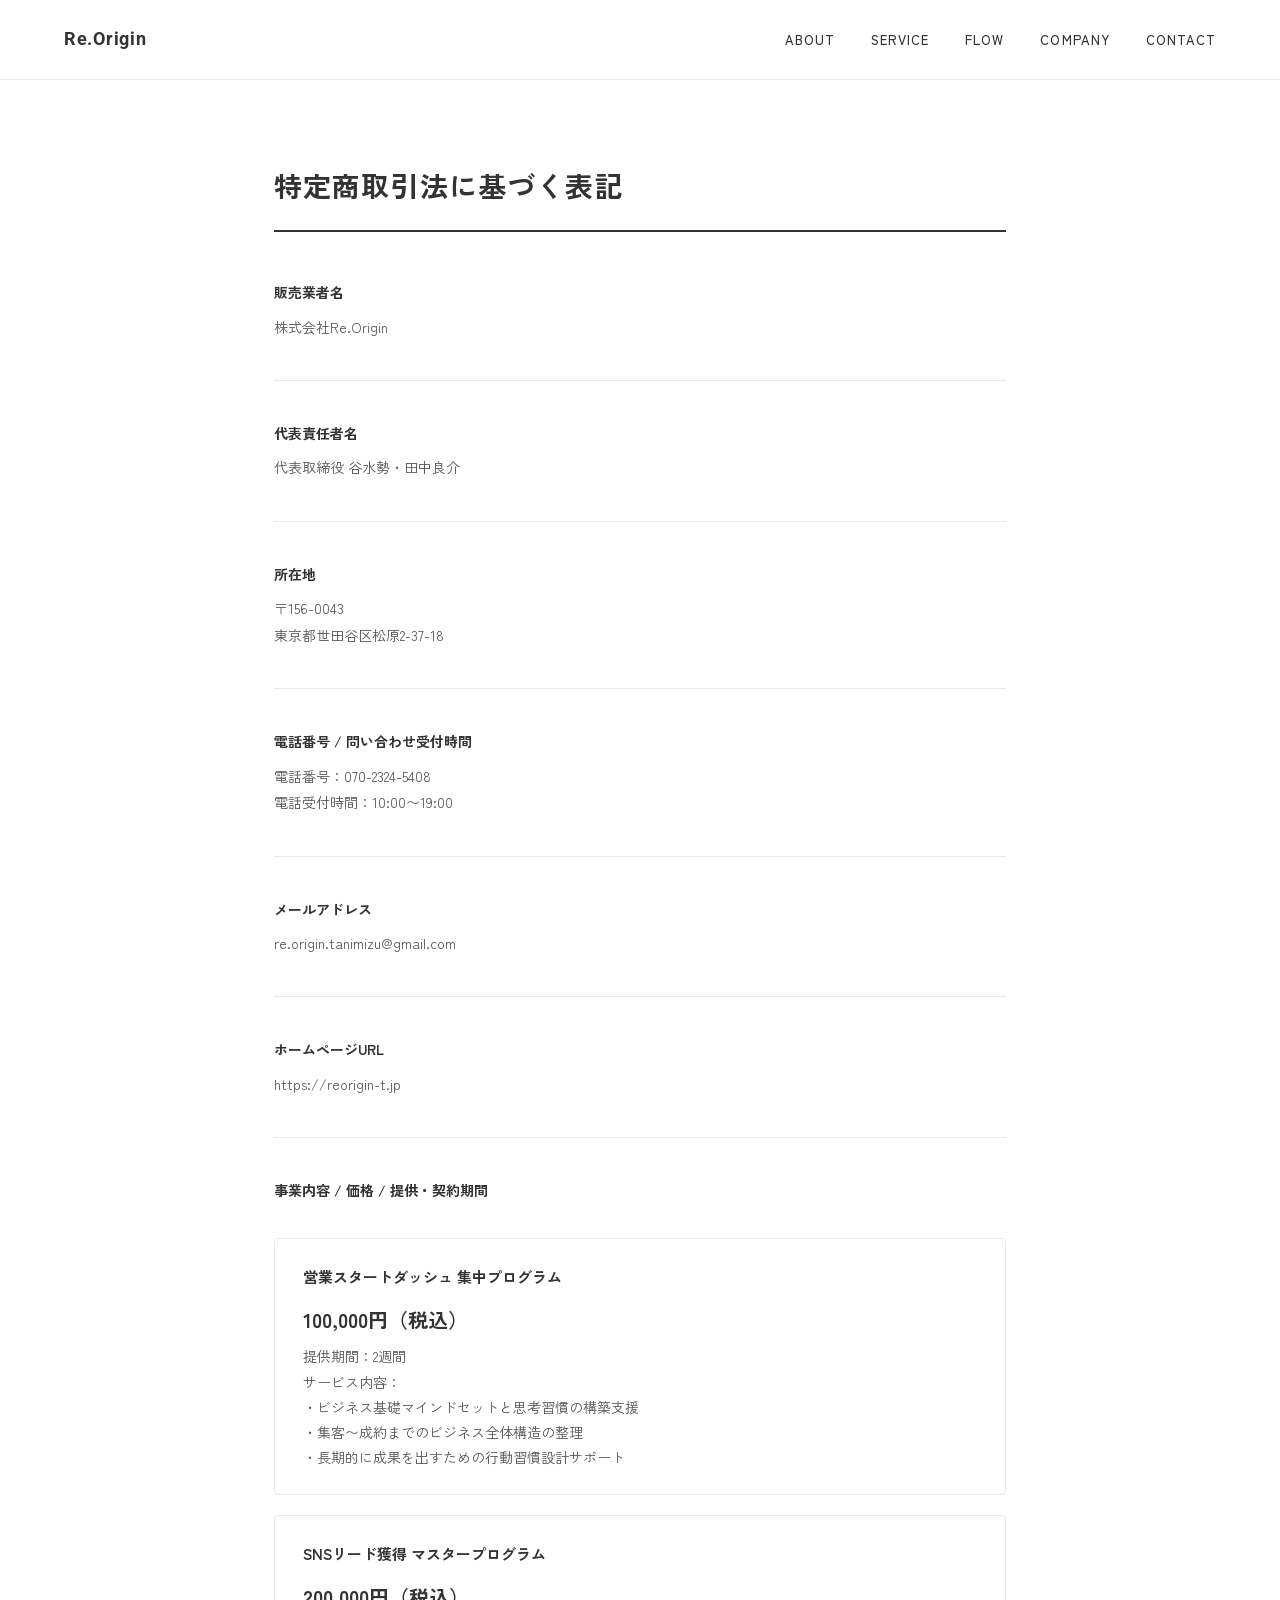
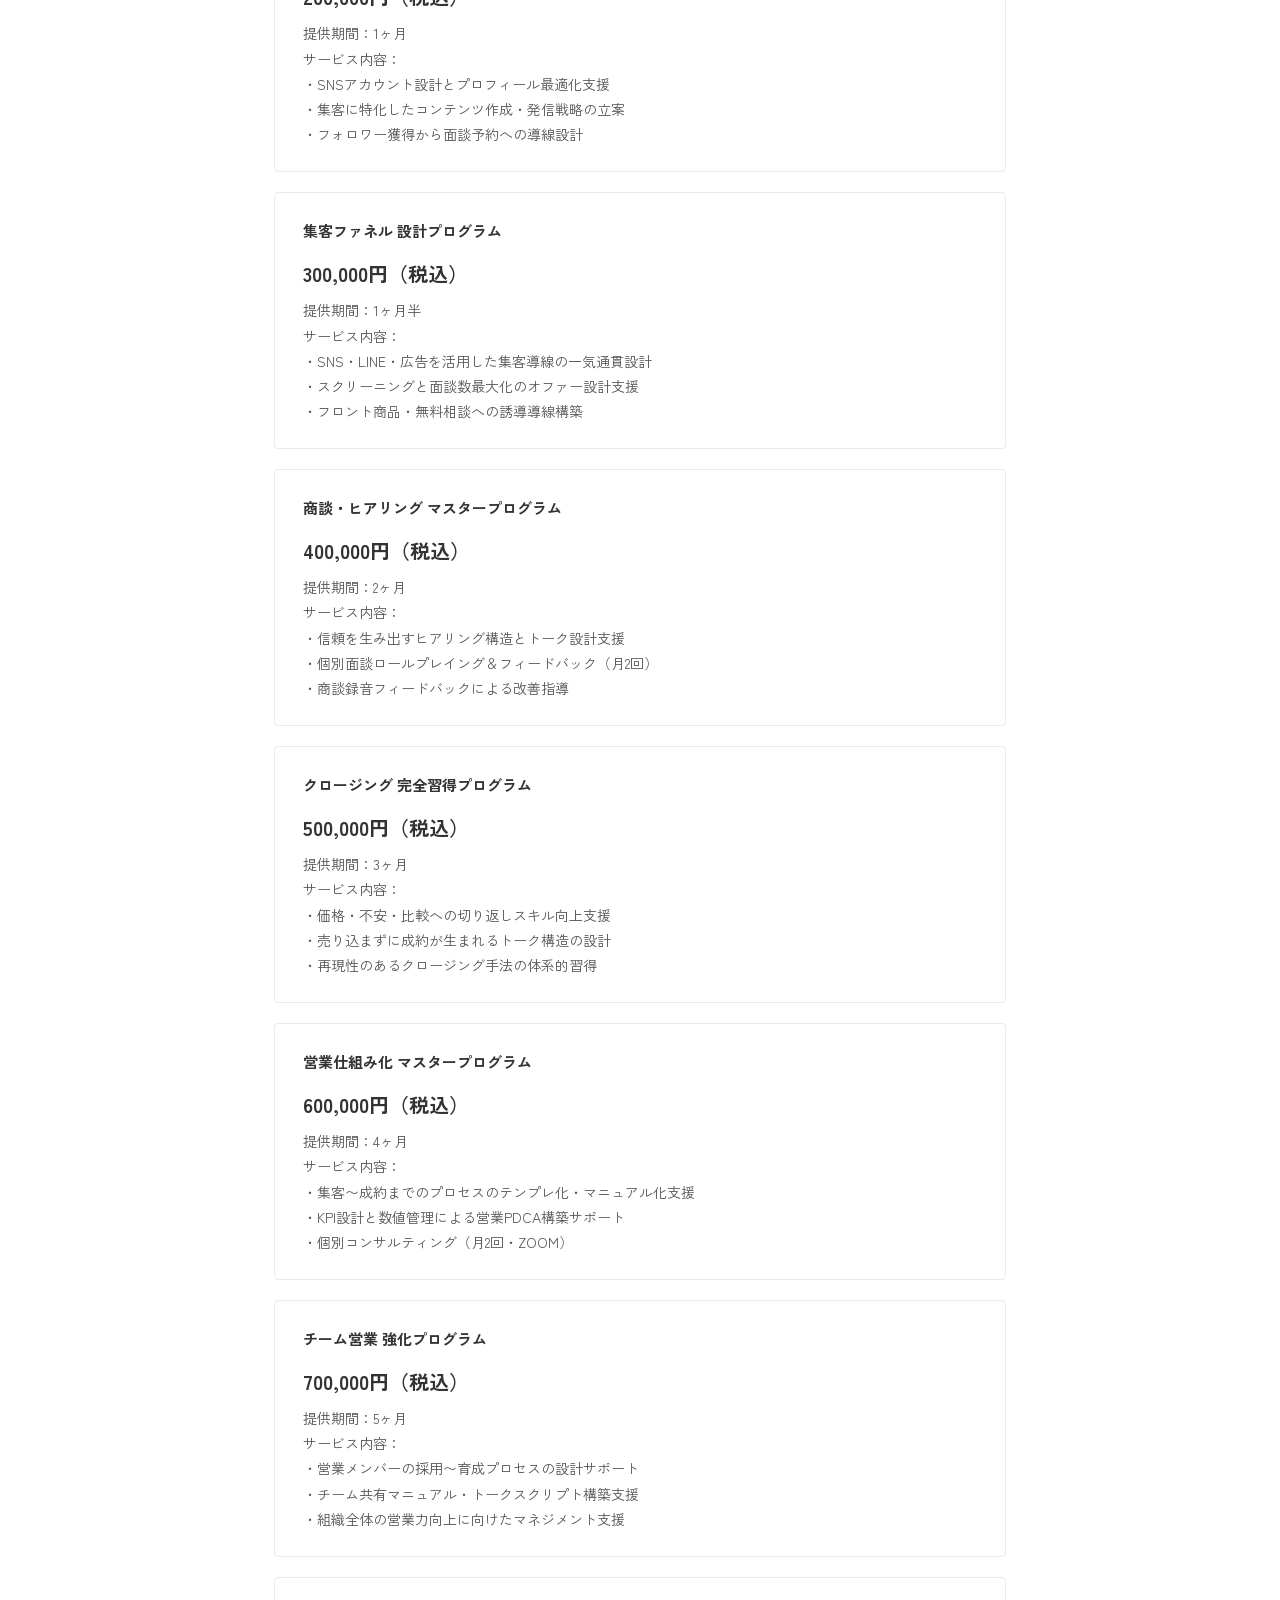
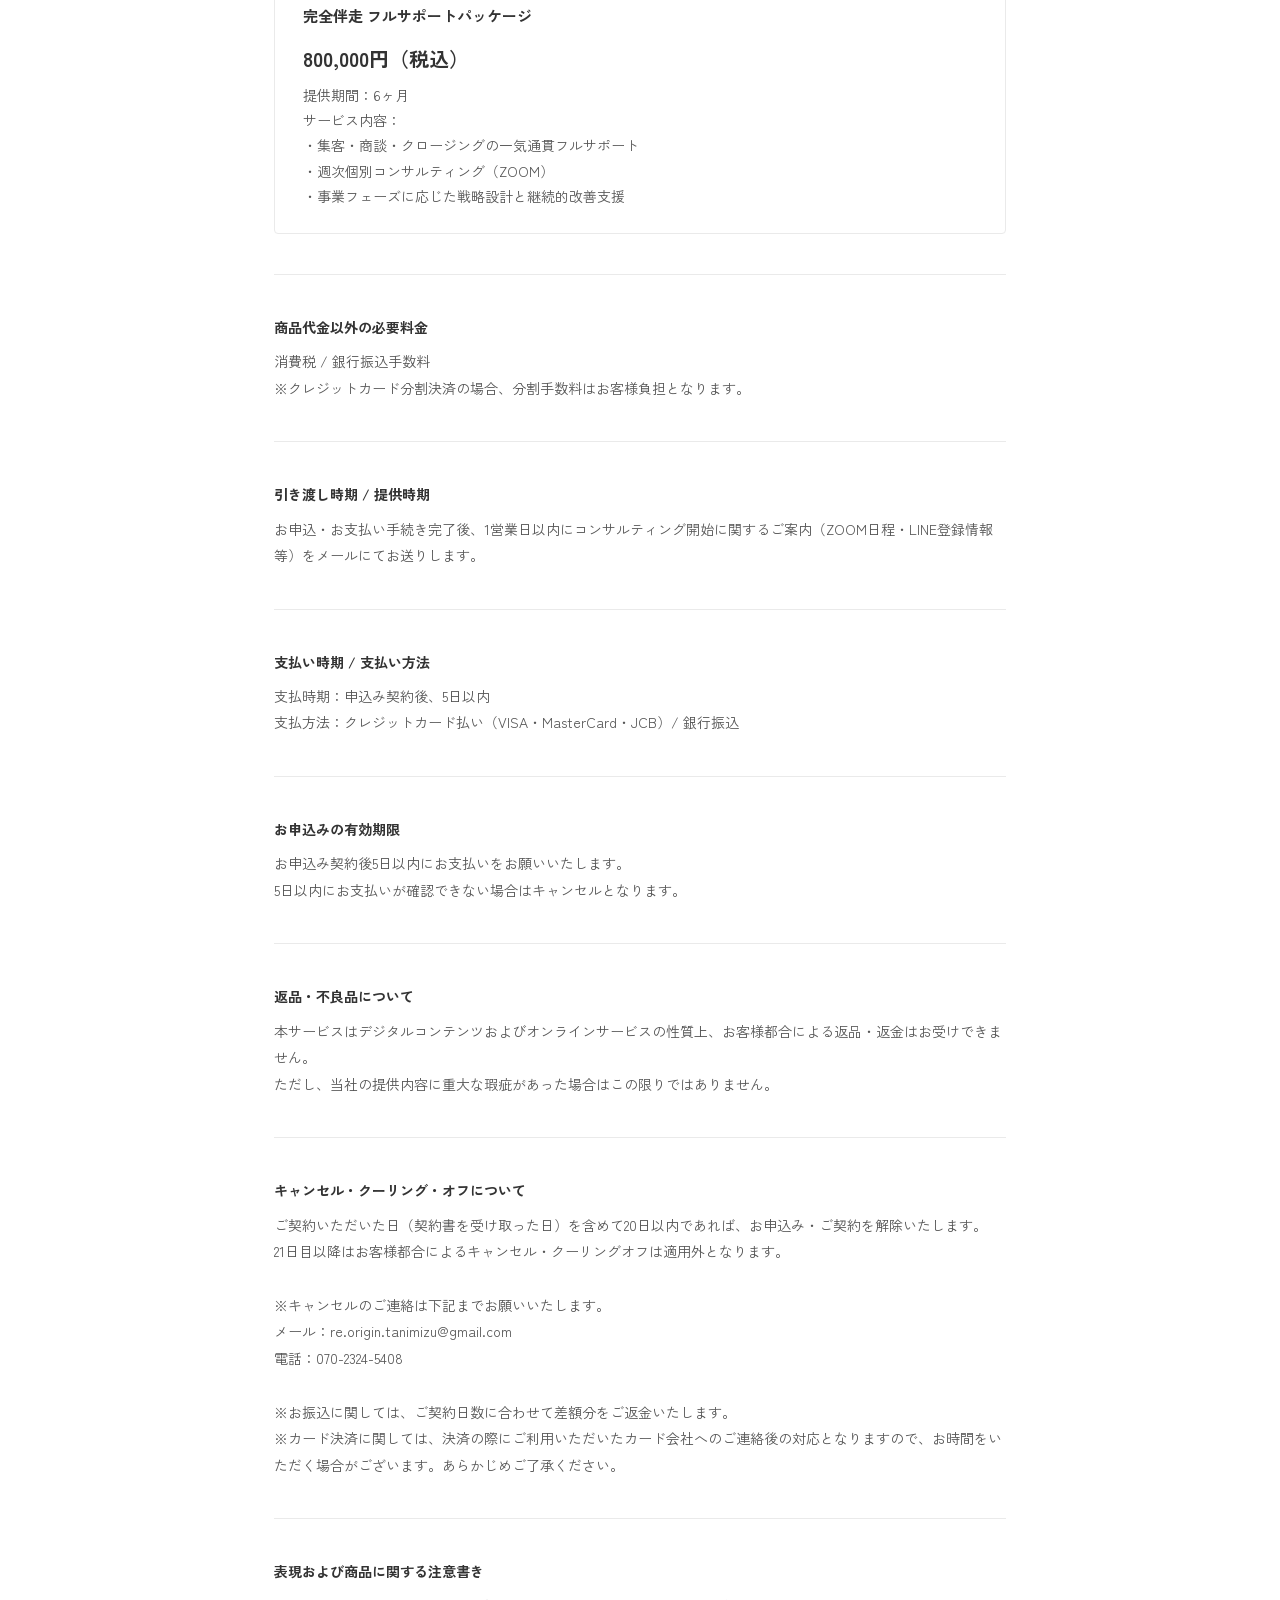
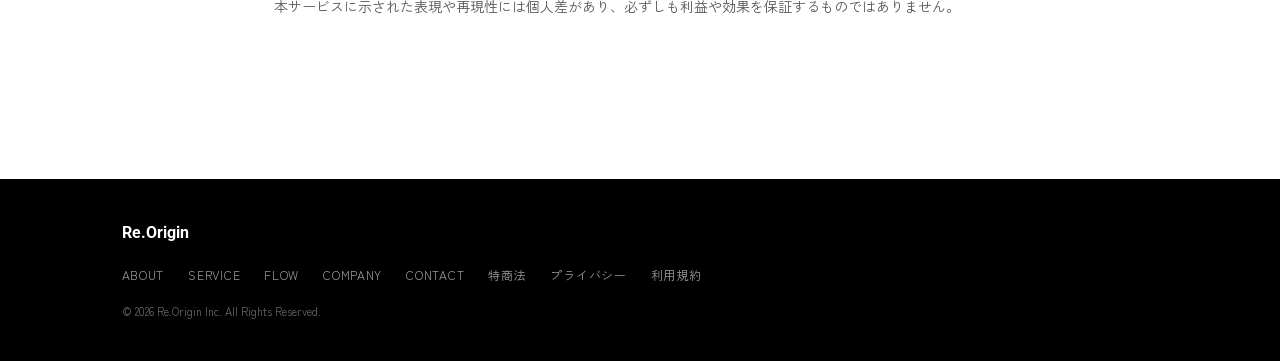
<file: tokusho.html>
<!DOCTYPE html>
<html lang="ja">
<head>
  <meta charset="UTF-8">
  <meta name="viewport" content="width=device-width, initial-scale=1.0">
  <title>特定商取引法に基づく表記 | Re.Origin</title>
  <link rel="preconnect" href="https://fonts.googleapis.com">
  <link rel="preconnect" href="https://fonts.gstatic.com" crossorigin>
  <link href="https://fonts.googleapis.com/css2?family=Zen+Kaku+Gothic+New:wght@400;500;700;900&family=Roboto:wght@400;700;900&display=swap" rel="stylesheet">
  <style>
    *, *::before, *::after { box-sizing: border-box; margin: 0; padding: 0; }
    body { font-family: 'Zen Kaku Gothic New', sans-serif; color: #333; background: #fff; font-size: 15px; line-height: 1.8; }
    a { color: #333; text-decoration: none; }

    /* Header */
    header { position: fixed; top: 0; left: 0; width: 100%; height: 80px; background: #fff; border-bottom: 1px solid #eaeaea; display: flex; align-items: center; justify-content: space-between; padding: 0 5%; z-index: 100; }
    .logo { font-family: 'Roboto', sans-serif; font-weight: 700; font-size: 18px; letter-spacing: 0.04em; }
    nav { display: flex; gap: 36px; }
    nav a { font-size: 13px; letter-spacing: 0.08em; font-weight: 500; }
    nav a:hover { opacity: 0.6; }

    /* Main */
    main { max-width: 860px; margin: 0 auto; padding: 160px 5% 120px; }
    h1 { font-size: 28px; font-weight: 700; letter-spacing: 0.04em; margin-bottom: 48px; padding-bottom: 20px; border-bottom: 2px solid #333; }

    .section { margin-bottom: 40px; }
    .section h2 { font-size: 14px; font-weight: 700; color: #333; margin-bottom: 8px; }
    .section p, .section ul { font-size: 14px; color: #555; line-height: 1.9; }
    .section ul { padding-left: 1.2em; }
    .section ul li { margin-bottom: 4px; }

    hr { border: none; border-top: 1px solid #eaeaea; margin: 40px 0; }

    .plan-block { border: 1px solid #eaeaea; border-radius: 4px; padding: 24px 28px; margin-bottom: 20px; }
    .plan-block h3 { font-size: 15px; font-weight: 700; margin-bottom: 12px; }
    .plan-block p { font-size: 14px; color: #555; line-height: 1.8; }
    .plan-block .price { font-size: 20px; font-weight: 700; color: #333; margin-bottom: 6px; }

    /* Footer */
    footer { background: #000; color: #fff; padding: 40px 5%; }
    .footer-inner { max-width: 90%; margin: 0 auto; display: flex; flex-direction: column; gap: 16px; }
    .footer-logo { font-family: 'Roboto', sans-serif; font-weight: 700; font-size: 16px; }
    .footer-nav { display: flex; gap: 24px; flex-wrap: wrap; }
    .footer-nav a { color: #999; font-size: 12px; letter-spacing: 0.06em; }
    .footer-nav a:hover { color: #fff; }
    .copyright { font-size: 11px; color: #666; }

    @media (max-width: 768px) {
      nav { display: none; }
      h1 { font-size: 22px; }
    }
  </style>
</head>
<body>

  <header>
    <a href="index.html" class="logo">Re.Origin</a>
    <nav>
      <a href="index.html#about">ABOUT</a>
      <a href="index.html#service">SERVICE</a>
      <a href="index.html#flow">FLOW</a>
      <a href="index.html#company">COMPANY</a>
      <a href="index.html#contact">CONTACT</a>
    </nav>
  </header>

  <main>
    <h1>特定商取引法に基づく表記</h1>

    <div class="section">
      <h2>販売業者名</h2>
      <p>株式会社Re.Origin</p>
    </div>
    <hr>

    <div class="section">
      <h2>代表責任者名</h2>
      <p>代表取締役 谷水勢・田中良介</p>
    </div>
    <hr>

    <div class="section">
      <h2>所在地</h2>
      <p>〒156-0043<br>東京都世田谷区松原2-37-18</p>
    </div>
    <hr>

    <div class="section">
      <h2>電話番号 / 問い合わせ受付時間</h2>
      <p>電話番号：070-2324-5408<br>電話受付時間：10:00〜19:00</p>
    </div>
    <hr>

    <div class="section">
      <h2>メールアドレス</h2>
      <p>re.origin.tanimizu@gmail.com</p>
    </div>
    <hr>

    <div class="section">
      <h2>ホームページURL</h2>
      <p>https://reorigin-t.jp</p>
    </div>
    <hr>

    <div class="section">
      <h2>事業内容 / 価格 / 提供・契約期間</h2>
      <br>
      <div class="plan-block">
        <h3>営業スタートダッシュ 集中プログラム</h3>
        <p class="price">100,000円（税込）</p>
        <p>提供期間：2週間<br>サービス内容：<br>・ビジネス基礎マインドセットと思考習慣の構築支援<br>・集客〜成約までのビジネス全体構造の整理<br>・長期的に成果を出すための行動習慣設計サポート</p>
      </div>
      <div class="plan-block">
        <h3>SNSリード獲得 マスタープログラム</h3>
        <p class="price">200,000円（税込）</p>
        <p>提供期間：1ヶ月<br>サービス内容：<br>・SNSアカウント設計とプロフィール最適化支援<br>・集客に特化したコンテンツ作成・発信戦略の立案<br>・フォロワー獲得から面談予約への導線設計</p>
      </div>
      <div class="plan-block">
        <h3>集客ファネル 設計プログラム</h3>
        <p class="price">300,000円（税込）</p>
        <p>提供期間：1ヶ月半<br>サービス内容：<br>・SNS・LINE・広告を活用した集客導線の一気通貫設計<br>・スクリーニングと面談数最大化のオファー設計支援<br>・フロント商品・無料相談への誘導導線構築</p>
      </div>
      <div class="plan-block">
        <h3>商談・ヒアリング マスタープログラム</h3>
        <p class="price">400,000円（税込）</p>
        <p>提供期間：2ヶ月<br>サービス内容：<br>・信頼を生み出すヒアリング構造とトーク設計支援<br>・個別面談ロールプレイング＆フィードバック（月2回）<br>・商談録音フィードバックによる改善指導</p>
      </div>
      <div class="plan-block">
        <h3>クロージング 完全習得プログラム</h3>
        <p class="price">500,000円（税込）</p>
        <p>提供期間：3ヶ月<br>サービス内容：<br>・価格・不安・比較への切り返しスキル向上支援<br>・売り込まずに成約が生まれるトーク構造の設計<br>・再現性のあるクロージング手法の体系的習得</p>
      </div>
      <div class="plan-block">
        <h3>営業仕組み化 マスタープログラム</h3>
        <p class="price">600,000円（税込）</p>
        <p>提供期間：4ヶ月<br>サービス内容：<br>・集客〜成約までのプロセスのテンプレ化・マニュアル化支援<br>・KPI設計と数値管理による営業PDCA構築サポート<br>・個別コンサルティング（月2回・ZOOM）</p>
      </div>
      <div class="plan-block">
        <h3>チーム営業 強化プログラム</h3>
        <p class="price">700,000円（税込）</p>
        <p>提供期間：5ヶ月<br>サービス内容：<br>・営業メンバーの採用〜育成プロセスの設計サポート<br>・チーム共有マニュアル・トークスクリプト構築支援<br>・組織全体の営業力向上に向けたマネジメント支援</p>
      </div>
      <div class="plan-block">
        <h3>完全伴走 フルサポートパッケージ</h3>
        <p class="price">800,000円（税込）</p>
        <p>提供期間：6ヶ月<br>サービス内容：<br>・集客・商談・クロージングの一気通貫フルサポート<br>・週次個別コンサルティング（ZOOM）<br>・事業フェーズに応じた戦略設計と継続的改善支援</p>
      </div>
    </div>
    <hr>

    <div class="section">
      <h2>商品代金以外の必要料金</h2>
      <p>消費税 / 銀行振込手数料<br>※クレジットカード分割決済の場合、分割手数料はお客様負担となります。</p>
    </div>
    <hr>

    <div class="section">
      <h2>引き渡し時期 / 提供時期</h2>
      <p>お申込・お支払い手続き完了後、1営業日以内にコンサルティング開始に関するご案内（ZOOM日程・LINE登録情報等）をメールにてお送りします。</p>
    </div>
    <hr>

    <div class="section">
      <h2>支払い時期 / 支払い方法</h2>
      <p>支払時期：申込み契約後、5日以内<br>支払方法：クレジットカード払い（VISA・MasterCard・JCB）/ 銀行振込</p>
    </div>
    <hr>

    <div class="section">
      <h2>お申込みの有効期限</h2>
      <p>お申込み契約後5日以内にお支払いをお願いいたします。<br>5日以内にお支払いが確認できない場合はキャンセルとなります。</p>
    </div>
    <hr>

    <div class="section">
      <h2>返品・不良品について</h2>
      <p>本サービスはデジタルコンテンツおよびオンラインサービスの性質上、お客様都合による返品・返金はお受けできません。<br>ただし、当社の提供内容に重大な瑕疵があった場合はこの限りではありません。</p>
    </div>
    <hr>

    <div class="section">
      <h2>キャンセル・クーリング・オフについて</h2>
      <p>ご契約いただいた日（契約書を受け取った日）を含めて20日以内であれば、お申込み・ご契約を解除いたします。<br>21日目以降はお客様都合によるキャンセル・クーリングオフは適用外となります。</p>
      <br>
      <p>※キャンセルのご連絡は下記までお願いいたします。<br>メール：re.origin.tanimizu@gmail.com<br>電話：070-2324-5408</p>
      <br>
      <p>※お振込に関しては、ご契約日数に合わせて差額分をご返金いたします。<br>※カード決済に関しては、決済の際にご利用いただいたカード会社へのご連絡後の対応となりますので、お時間をいただく場合がございます。あらかじめご了承ください。</p>
    </div>
    <hr>

    <div class="section">
      <h2>表現および商品に関する注意書き</h2>
      <p>本サービスに示された表現や再現性には個人差があり、必ずしも利益や効果を保証するものではありません。</p>
    </div>
  </main>

  <footer>
    <div class="footer-inner">
      <div class="footer-logo">Re.Origin</div>
      <div class="footer-nav">
        <a href="index.html#about">ABOUT</a>
        <a href="index.html#service">SERVICE</a>
        <a href="index.html#flow">FLOW</a>
        <a href="index.html#company">COMPANY</a>
        <a href="index.html#contact">CONTACT</a>
        <a href="tokusho.html">特商法</a>
        <a href="privacy.html">プライバシー</a>
        <a href="terms.html">利用規約</a>
      </div>
      <p class="copyright">© 2026 Re.Origin Inc. All Rights Reserved.</p>
    </div>
  </footer>

</body>
</html>
</file>
<file: css/style.css>
/* =============================================
   営業代行会社 コーポレートサイト
   ホワイト × ブルー（清潔・信頼）＋クリック要素はゴールド
   ============================================= */

/* ---------- デザイントークン ---------- */
:root{
  --bg:        #F7FAFD;  /* 基調の白（わずかに青み） */
  --surface:   #FFFFFF;  /* カード・セクション差 */
  --line:      #DCE6F2;  /* 罫線・境界 */
  --blue:      #1E5FA8;  /* 主役のブルー（コーポレート） */
  --blue-hi:   #5C93D1;  /* ハイライト */
  --blue-deep: #123F73;  /* 陰・グラデ下端 */
  --text:      #16283B;  /* 本文（濃紺） */
  --muted:     #5C6E82;  /* 補足テキスト */
  --blue-grad: linear-gradient(120deg,#5C93D1,#1E5FA8 45%,#123F73);

  /* クリック要素専用のゴールド */
  --gold:      #C9A24B;
  --gold-hi:   #E8CD84;
  --gold-deep: #9A7B2E;
  --gold-grad: linear-gradient(120deg,#E8CD84,#C9A24B 45%,#9A7B2E);

  --font-serif: "Shippori Mincho B1", serif;
  --font-sans:  "Noto Sans JP", sans-serif;
  --font-en:    "Jost", sans-serif;

  --container: 1120px;
  --nav-height: 72px;
}

/* ---------- リセット / ベース ---------- */
*,
*::before,
*::after{ box-sizing: border-box; margin: 0; padding: 0; }

html{ scroll-behavior: smooth; scroll-padding-top: var(--nav-height); }

body{
  background: var(--bg);
  color: var(--text);
  font-family: var(--font-sans);
  font-size: 16px;
  line-height: 1.9;
  -webkit-font-smoothing: antialiased;
  overflow-x: hidden;
}

img{ max-width: 100%; display: block; }
a{ color: inherit; text-decoration: none; }
button{ font: inherit; color: inherit; background: none; border: none; cursor: pointer; }

:focus-visible{
  outline: 2px solid var(--blue);
  outline-offset: 3px;
}

.container{
  max-width: var(--container);
  margin: 0 auto;
  padding: 0 32px;
}

.section{ padding: 140px 0; }

/* 文節単位でのみ折り返す（スマホの不自然な改行対策） */
.u-phrase{ display: inline-block; }

/* ---------- 共通パーツ ---------- */
.eyebrow{
  font-family: var(--font-en);
  font-weight: 500;
  font-size: 13px;
  letter-spacing: 0.2em;
  text-transform: uppercase;
  color: var(--blue);
  margin-bottom: 20px;
}

.section-title{
  font-family: var(--font-serif);
  font-weight: 700;
  font-size: clamp(28px, 4vw, 40px);
  letter-spacing: 0.04em;
  margin-bottom: 56px;
  position: relative;
  padding-left: 28px;
}
.section-title::before{
  content: "";
  position: absolute;
  left: 0;
  top: 0.55em;
  width: 16px;
  height: 2px;
  background: var(--blue-grad);
  transform: scaleX(0);
  transform-origin: left;
  transition: transform .7s cubic-bezier(.22,.8,.3,1) .35s;
}
.section-title.in-view::before{ transform: scaleX(1); }

.btn{
  display: inline-block;
  font-family: var(--font-sans);
  font-weight: 500;
  font-size: 15px;
  letter-spacing: 0.08em;
  padding: 16px 40px;
  border-radius: 2px;
  transition: opacity .3s ease, box-shadow .3s ease, background-color .3s ease, color .3s ease, border-color .3s ease;
  min-height: 44px;
}
/* クリック要素＝ゴールド */
.btn-gold{
  background: var(--gold-grad);
  color: #16283B;
  font-weight: 700;
  position: relative;
  overflow: hidden;
}
.btn-gold:hover{
  box-shadow: 0 8px 24px rgba(201,162,75,.4);
}
/* ホバーで光が走るシーン（sheen） */
.btn-gold::after{
  content: "";
  position: absolute;
  top: 0;
  left: -70%;
  width: 45%;
  height: 100%;
  background: linear-gradient(100deg, transparent, rgba(255,255,255,.6), transparent);
  transform: skewX(-20deg);
  transition: left .55s ease;
}
.btn-gold:hover::after{ left: 130%; }
.btn-ghost{
  border: 1px solid var(--line);
  color: var(--text);
  background: var(--surface);
  position: relative;
}
.btn-ghost:hover{
  border-color: var(--gold);
  color: var(--gold-deep);
}
.btn-ghost .arrow{
  display: inline-block;
  transition: transform .3s ease;
}
.btn-ghost:hover .arrow{ transform: translateX(4px); }
.btn-large{ padding: 20px 56px; font-size: 16px; }

/* ---------- シグネチャー縦ライン ---------- */
.signature-line{
  position: fixed;
  top: 0;
  left: 28px;
  width: 1px;
  height: 100vh;
  background: rgba(30,95,168,.12);
  z-index: 50;
  pointer-events: none;
}
.signature-line span{
  display: block;
  width: 100%;
  height: 100%;
  background: var(--blue-grad);
  transform-origin: top;
  transform: scaleY(0);
}

/* ---------- 固定ナビ ---------- */
.site-nav{
  position: fixed;
  top: 0;
  left: 0;
  right: 0;
  z-index: 100;
  transition: background-color .35s ease, backdrop-filter .35s ease, border-color .35s ease, box-shadow .35s ease;
  border-bottom: 1px solid transparent;
}
.site-nav.is-scrolled{
  background: rgba(255,255,255,.86);
  -webkit-backdrop-filter: blur(12px);
  backdrop-filter: blur(12px);
  border-bottom-color: var(--line);
  box-shadow: 0 2px 16px rgba(18,63,115,.06);
}
.nav-inner{
  max-width: var(--container);
  margin: 0 auto;
  padding: 0 32px;
  height: var(--nav-height);
  display: flex;
  align-items: center;
  justify-content: space-between;
}
.nav-logo{
  display: flex;
  align-items: center;
}
/* ロゴ画像（透過PNG・濃紺） */
.nav-logo img,
.footer-logo img{
  height: 34px;
  width: auto;
  transition: opacity .3s ease;
}
.nav-logo:hover img{ opacity: .7; }
.nav-links{
  display: flex;
  align-items: center;
  gap: 36px;
}
.nav-links a{
  font-family: var(--font-en);
  font-weight: 600;
  font-size: 15px;
  letter-spacing: 0.1em;
  color: var(--text);
  position: relative;
  padding: 6px 0;
}
/* リンク（クリック要素）＝ゴールドの下線 */
.nav-links a:not(.nav-cta)::after{
  content: "";
  position: absolute;
  left: 0;
  bottom: 0;
  width: 100%;
  height: 1px;
  background: var(--gold-grad);
  transform: scaleX(0);
  transform-origin: left;
  transition: transform .3s ease;
}
.nav-links a:not(.nav-cta):hover::after{ transform: scaleX(1); }
.nav-cta{
  border: 1px solid var(--gold);
  color: var(--gold-deep);
  padding: 10px 26px !important;
  border-radius: 2px;
  transition: background-color .3s ease, color .3s ease;
}
.nav-cta:hover{
  background: var(--gold);
  color: #FFFFFF;
}

/* ハンバーガー */
.nav-toggle{
  display: none;
  flex-direction: column;
  justify-content: center;
  gap: 6px;
  width: 44px;
  height: 44px;
  padding: 10px;
}
.nav-toggle span{
  display: block;
  width: 100%;
  height: 1.5px;
  background: var(--text);
  transition: transform .3s ease, opacity .3s ease;
}
.nav-toggle.is-open span:nth-child(1){ transform: translateY(7.5px) rotate(45deg); }
.nav-toggle.is-open span:nth-child(2){ opacity: 0; }
.nav-toggle.is-open span:nth-child(3){ transform: translateY(-7.5px) rotate(-45deg); }

/* ---------- ヒーロー ---------- */
.hero{
  min-height: 100vh;
  display: flex;
  align-items: center;
  position: relative;
  padding: calc(var(--nav-height) + 32px) 0 80px;
  overflow: hidden;
  text-align: center;
  /* 実写の朝日と山並み。白のオーバーレイで薄く上品に（下端はページ基調色へ溶ける） */
  background:
    linear-gradient(180deg, rgba(247,250,253,.30) 0%, rgba(247,250,253,.62) 45%, rgba(247,250,253,.92) 78%, #F7FAFD 100%),
    url("../assets/hero_bg.jpg") center top / cover no-repeat,
    linear-gradient(180deg, #D8EAFA 0%, #F7FAFD 100%);
}
.hero .container{ position: relative; z-index: 1; }
/* 背景上部のロゴ（会社の顔として最初に見せる） */
.hero-logo{
  display: block;
  margin: 0 auto 44px;
  height: clamp(56px, 10vw, 88px);
  width: auto;
  opacity: 0;
  animation: fadeUp .8s ease .1s forwards;
}
.hero-eyebrow{
  opacity: 0;
  animation: fadeUp .8s ease .2s forwards;
}
.hero-title{
  font-family: var(--font-serif);
  font-weight: 700;
  font-size: clamp(40px, 7.5vw, 76px);
  line-height: 1.35;
  letter-spacing: 0.04em;
}
.hero-line{
  display: block;
  overflow: hidden;
}
.hero-line span{
  display: block;
  transform: translateY(110%);
  animation: riseIn .9s cubic-bezier(.22,.8,.3,1) forwards;
}
.hero-line:nth-child(1) span{ animation-delay: .4s; }
.hero-line:nth-child(2) span{ animation-delay: .55s; }

.hero-underline{
  width: 180px;
  height: 2px;
  background: var(--blue-grad);
  margin: 36px auto;
  transform: scaleX(0);
  transform-origin: center;
  animation: drawLine 1s cubic-bezier(.22,.8,.3,1) 1.1s forwards;
}
.hero-sub{
  color: var(--muted);
  font-size: 17px;
  max-width: 560px;
  margin: 0 auto;
  opacity: 0;
  animation: fadeUp .8s ease 1.3s forwards;
}
.hero-cta{
  display: flex;
  flex-wrap: wrap;
  justify-content: center;
  gap: 20px;
  margin-top: 48px;
  opacity: 0;
  animation: fadeUp .8s ease 1.5s forwards;
}
.hero-scroll{
  position: absolute;
  bottom: 36px;
  right: 32px;
  font-family: var(--font-en);
  font-size: 11px;
  letter-spacing: 0.3em;
  color: var(--muted);
  writing-mode: vertical-rl;
}
.hero-scroll::after{
  content: "";
  display: block;
  width: 1px;
  height: 48px;
  background: var(--blue);
  margin: 12px auto 0;
  animation: scrollPulse 2s ease infinite;
}

@keyframes fadeUp{
  from{ opacity: 0; transform: translateY(20px); }
  to{ opacity: 1; transform: translateY(0); }
}
@keyframes riseIn{
  to{ transform: translateY(0); }
}
@keyframes drawLine{
  to{ transform: scaleX(1); }
}
@keyframes scrollPulse{
  0%{ transform: scaleY(0); transform-origin: top; }
  50%{ transform: scaleY(1); transform-origin: top; }
  51%{ transform-origin: bottom; }
  100%{ transform: scaleY(0); transform-origin: bottom; }
}

/* ---------- スクロールリビール ---------- */
.reveal{
  opacity: 0;
  transform: translateY(28px);
  transition: opacity .8s ease, transform .8s cubic-bezier(.22,.8,.3,1);
  transition-delay: var(--stagger, 0s);
}
.reveal.in-view{
  opacity: 1;
  transform: translateY(0);
}

/* ---------- ミッション ---------- */
.mission{
  border-top: 1px solid var(--line);
  background: var(--surface);
  text-align: center;
}
.mission .eyebrow{ margin-bottom: 32px; }
.mission-statement{
  font-family: var(--font-serif);
  font-weight: 700;
  font-size: clamp(32px, 5.5vw, 56px);
  letter-spacing: 0.06em;
  margin-bottom: 40px;
}
.mission-body{
  color: var(--muted);
  font-size: 16px;
  max-width: 640px;
  margin: 0 auto;
}

/* ---------- サービス（スライダー） ---------- */
.service{
  border-top: 1px solid var(--line);
}
.slider{ position: relative; }
.slider:focus-visible{ outline-offset: 8px; }

.slider-tabs{
  display: flex;
  gap: 8px;
  position: relative;
  border-bottom: 1px solid var(--line);
}
.slider-tab{
  font-family: var(--font-sans);
  font-weight: 500;
  font-size: 15px;
  letter-spacing: 0.04em;
  color: var(--muted);
  padding: 14px 24px;
  min-height: 44px;
  transition: color .3s ease;
  white-space: nowrap;
}
/* タブ（クリック要素）＝ゴールドの番号とインジケーター */
.slider-tab .tab-num{
  font-family: var(--font-en);
  font-size: 13px;
  letter-spacing: 0.15em;
  color: var(--gold-deep);
  margin-right: 10px;
}
.slider-tab.is-active{ color: var(--text); }
.slider-tab:hover{ color: var(--gold-deep); }

.tab-indicator{
  position: absolute;
  bottom: -1px;
  left: 0;
  height: 2px;
  width: 100px;
  background: var(--gold-grad);
  transition: transform .4s cubic-bezier(.22,.8,.3,1), width .4s cubic-bezier(.22,.8,.3,1);
}

.slider-viewport{
  position: relative;
  overflow: hidden;
  margin-top: 56px;
  min-height: 260px;
}
.slide{
  position: absolute;
  inset: 0;
  opacity: 0;
  transform: translateX(40px);
  transition: opacity .4s ease, transform .4s ease;
  pointer-events: none;
}
.slide.is-active{
  position: relative;
  opacity: 1;
  transform: translateX(0);
  pointer-events: auto;
}
.slide.is-leaving-left{ transform: translateX(-40px); }

.slide-num{
  font-family: var(--font-en);
  font-size: clamp(48px, 8vw, 80px);
  font-weight: 400;
  letter-spacing: 0.1em;
  line-height: 1;
  background: var(--blue-grad);
  -webkit-background-clip: text;
  background-clip: text;
  -webkit-text-fill-color: transparent;
  color: transparent;
  margin-bottom: 24px;
}
.slide-title{
  font-family: var(--font-serif);
  font-weight: 700;
  font-size: clamp(24px, 3.4vw, 32px);
  letter-spacing: 0.05em;
  margin-bottom: 20px;
}
.slide-body{
  color: var(--muted);
  max-width: 640px;
}

.slider-arrows{
  display: flex;
  justify-content: flex-end;
  gap: 12px;
  margin-top: 40px;
}
/* 矢印（クリック要素）＝ホバーでゴールド */
.slider-arrow{
  width: 52px;
  height: 52px;
  border: 1px solid var(--line);
  border-radius: 2px;
  font-size: 22px;
  line-height: 1;
  color: var(--muted);
  background: var(--surface);
  transition: border-color .3s ease, color .3s ease, box-shadow .3s ease;
  display: flex;
  align-items: center;
  justify-content: center;
}
.slider-arrow:hover{
  border-color: var(--gold);
  color: var(--gold-deep);
  box-shadow: 0 4px 16px rgba(201,162,75,.25);
}

/* ---------- 強み ---------- */
.strength{
  border-top: 1px solid var(--line);
  background: var(--surface);
}
.strength-cards{
  display: grid;
  grid-template-columns: repeat(3, 1fr);
  gap: 24px;
}
.strength-card{
  background: var(--bg);
  border: 1px solid var(--line);
  border-radius: 4px;
  padding: 44px 32px;
  position: relative;
  overflow: hidden;
  transition: border-color .4s ease, opacity .8s ease, transform .5s cubic-bezier(.22,.8,.3,1), box-shadow .5s ease;
}
.strength-card:hover{
  border-color: var(--blue-hi);
  transform: translateY(-6px);
  box-shadow: 0 16px 40px rgba(18,63,115,.12);
}
/* カーソルに追従するブルーの光（JSが --mx / --my を更新） */
.strength-card::before{
  content: "";
  position: absolute;
  inset: 0;
  background: radial-gradient(360px circle at var(--mx, 50%) var(--my, 50%), rgba(30,95,168,.08), transparent 60%);
  opacity: 0;
  transition: opacity .4s ease;
  pointer-events: none;
}
.strength-card:hover::before{ opacity: 1; }
.strength-card > *{ position: relative; }
.card-label{
  font-family: var(--font-en);
  font-size: 12px;
  letter-spacing: 0.2em;
  color: var(--blue);
  margin-bottom: 18px;
}
.card-title{
  font-family: var(--font-serif);
  font-weight: 700;
  font-size: 22px;
  letter-spacing: 0.04em;
  margin-bottom: 14px;
}
.card-body{
  color: var(--muted);
  font-size: 15px;
}

.strength-stats{
  display: flex;
  justify-content: space-around;
  flex-wrap: wrap;
  gap: 40px;
  margin-top: 96px;
  padding-top: 72px;
  border-top: 1px solid var(--line);
}
.stat{ text-align: center; }
.stat-num{
  font-family: var(--font-en);
  font-size: clamp(44px, 6vw, 64px);
  font-weight: 400;
  line-height: 1.1;
  background: linear-gradient(110deg, #123F73, #1E5FA8 35%, #5C93D1 50%, #1E5FA8 65%, #123F73);
  background-size: 220% auto;
  -webkit-background-clip: text;
  background-clip: text;
  -webkit-text-fill-color: transparent;
  color: transparent;
  animation: shimmer 6s linear infinite;
}
@keyframes shimmer{
  from{ background-position: 220% center; }
  to{ background-position: -20% center; }
}
.stat-unit{ font-size: 0.45em; margin-left: 4px; }
.stat-label{
  color: var(--muted);
  font-size: 14px;
  letter-spacing: 0.1em;
  margin-top: 10px;
}

/* ---------- 会社概要 ---------- */
.company{
  border-top: 1px solid var(--line);
}
.company-table{
  max-width: 760px;
}
.company-row{
  display: grid;
  grid-template-columns: 180px 1fr;
  gap: 24px;
  padding: 26px 8px;
  border-bottom: 1px solid var(--line);
}
.company-row:first-child{ border-top: 1px solid var(--blue); }
.company-row dt{
  font-weight: 500;
  color: var(--blue-deep);
  letter-spacing: 0.08em;
}
.company-row dd{ color: var(--text); }

/* ---------- お問い合わせ ---------- */
.contact{
  border-top: 1px solid var(--line);
  background: linear-gradient(180deg, var(--surface), #EDF5FC);
  text-align: center;
  padding-bottom: 180px;
}
.contact-title{
  font-family: var(--font-serif);
  font-weight: 700;
  font-size: clamp(28px, 5vw, 48px);
  letter-spacing: 0.05em;
  margin-bottom: 32px;
}
.contact-body{
  color: var(--muted);
  margin-bottom: 56px;
}

/* ---------- フッター ---------- */
.site-footer{
  border-top: 1px solid var(--line);
  background: var(--surface);
  padding: 56px 0;
}
.footer-inner{
  display: flex;
  flex-direction: column;
  align-items: center;
  gap: 28px;
}
.footer-logo{
  font-family: var(--font-serif);
  font-weight: 700;
  font-size: 17px;
  letter-spacing: 0.06em;
}
.footer-links{
  display: flex;
  flex-wrap: wrap;
  justify-content: center;
  gap: 28px;
}
.footer-links a{
  font-family: var(--font-en);
  font-size: 13px;
  letter-spacing: 0.12em;
  color: var(--muted);
  transition: color .3s ease;
  padding: 4px 0;
}
.footer-links a:hover{ color: var(--gold-deep); }
.footer-copy{
  font-family: var(--font-en);
  font-size: 12px;
  letter-spacing: 0.1em;
  color: var(--muted);
}

/* =============================================
   レスポンシブ
   ============================================= */

/* タブレット */
@media (max-width: 1024px){
  .section{ padding: 110px 0; }
  .signature-line{ left: 16px; }
  .strength-cards{ grid-template-columns: repeat(2, 1fr); }
}

/* スマートフォン */
@media (max-width: 640px){
  body{ font-size: 15px; }
  .container{ padding: 0 24px; }
  .section{ padding: 88px 0; }
  .signature-line{ display: none; }

  /* PC専用の改行はスマホでは無効化（不自然な折り返し対策） */
  .pc-only{ display: none; }

  /* ナビ → ハンバーガー */
  .nav-toggle{ display: flex; }
  .nav-links{
    position: fixed;
    top: var(--nav-height);
    left: 0;
    right: 0;
    flex-direction: column;
    align-items: flex-start;
    gap: 0;
    background: rgba(255,255,255,.97);
    -webkit-backdrop-filter: blur(12px);
    backdrop-filter: blur(12px);
    border-bottom: 1px solid var(--line);
    padding: 12px 24px 28px;
    transform: translateY(-12px);
    opacity: 0;
    visibility: hidden;
    transition: opacity .3s ease, transform .3s ease, visibility .3s;
  }
  .nav-links.is-open{
    opacity: 1;
    visibility: visible;
    transform: translateY(0);
  }
  .nav-links a{
    width: 100%;
    padding: 16px 0;
    font-size: 15px;
  }
  .nav-cta{
    margin-top: 12px;
    text-align: center;
    padding: 14px 26px !important;
  }

  .hero{ min-height: 92svh; }
  .hero-cta{ flex-direction: column; align-items: stretch; }
  .hero-cta .btn{ text-align: center; }
  .hero-scroll{ display: none; }

  /* 見出しの文字サイズをスマホ幅に最適化（途中折れ防止） */
  .mission-statement{ font-size: clamp(26px, 8vw, 32px); }
  .contact-title{ font-size: clamp(24px, 7vw, 28px); }

  .slider-tabs{
    overflow-x: auto;
    -webkit-overflow-scrolling: touch;
    scrollbar-width: none;
  }
  .slider-tabs::-webkit-scrollbar{ display: none; }
  .slider-tab{ padding: 14px 16px; font-size: 14px; }
  .slider-viewport{ min-height: 340px; }

  .strength-cards{ grid-template-columns: 1fr; }
  .strength-stats{ gap: 32px; margin-top: 64px; padding-top: 48px; }

  .company-row{
    grid-template-columns: 1fr;
    gap: 6px;
    padding: 20px 4px;
  }
}

/* =============================================
   アクセシビリティ：モーション低減
   ============================================= */
@media (prefers-reduced-motion: reduce){
  *,
  *::before,
  *::after{
    animation-duration: .01ms !important;
    animation-iteration-count: 1 !important;
    transition-duration: .01ms !important;
    scroll-behavior: auto !important;
  }
  html{ scroll-behavior: auto; }
  .reveal,
  .hero-logo,
  .hero-eyebrow,
  .hero-sub,
  .hero-cta{ opacity: 1; transform: none; }
  .hero-line span{ transform: none; animation: none; }
  .hero-underline{ transform: scaleX(1); animation: none; }
  .signature-line{ display: none; }
}
</file>
